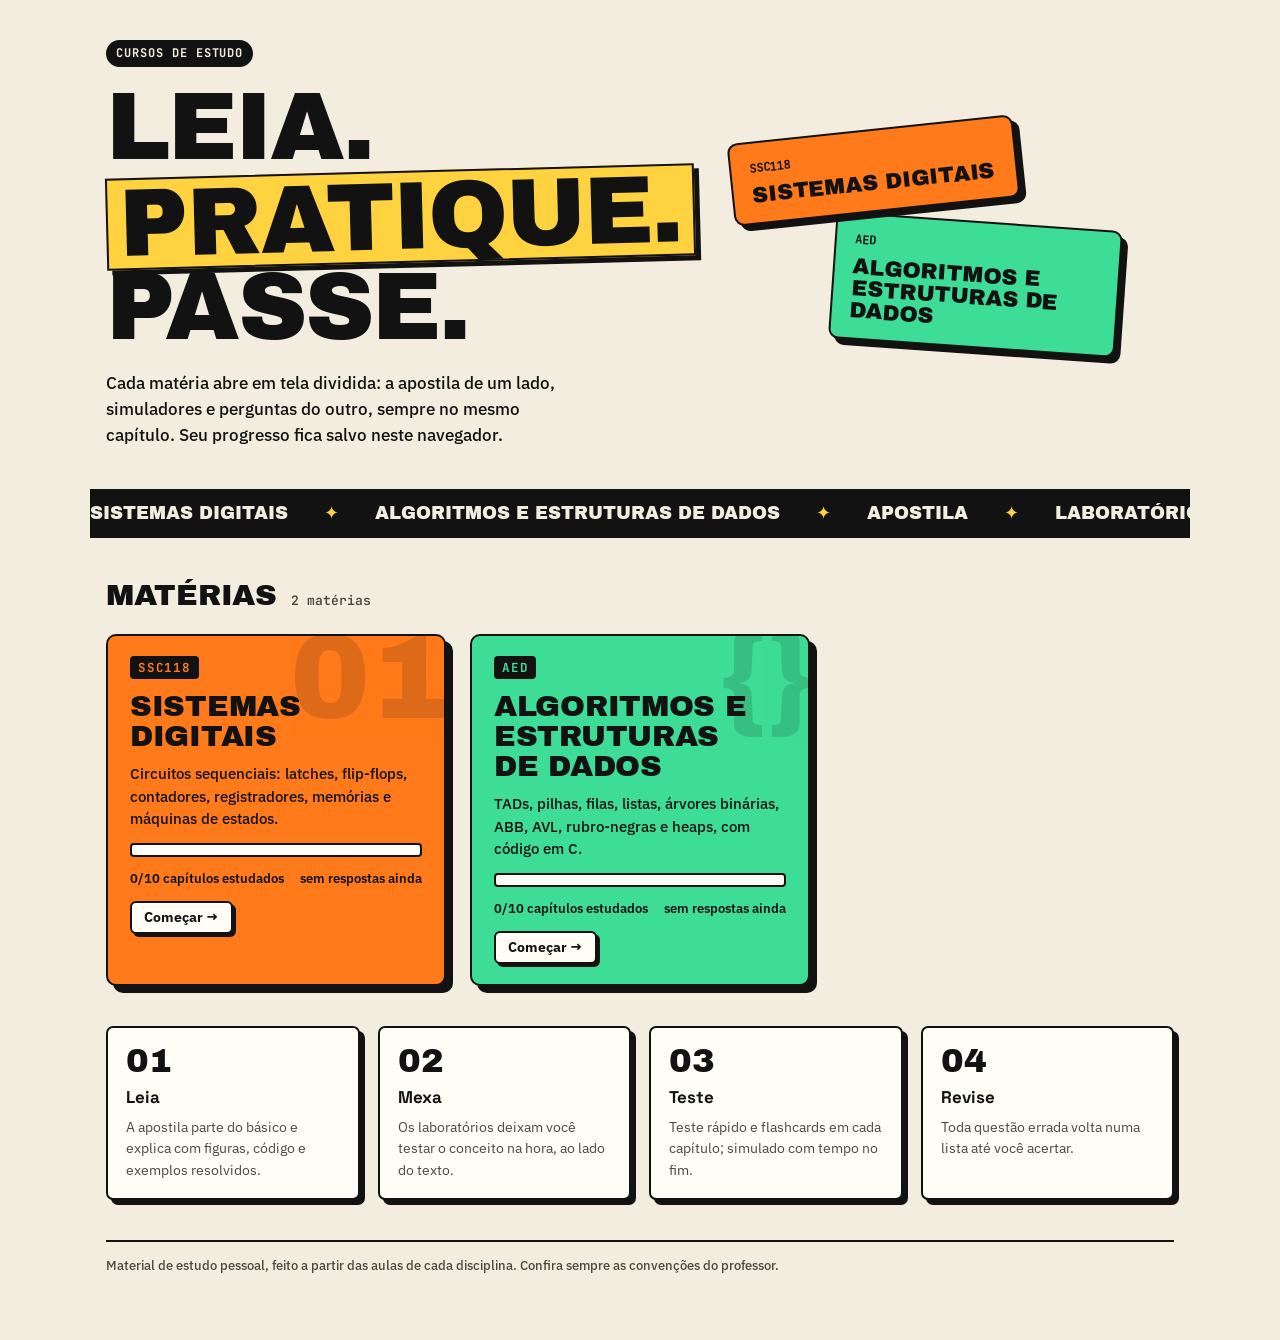
<file: index.html>
<!DOCTYPE html>
<html lang="pt-BR">
<head>
<meta charset="utf-8">
<meta name="viewport" content="width=device-width, initial-scale=1, viewport-fit=cover">
<title>Estudos</title>
<meta name="description" content="Apostilas e laboratórios interativos para estudar para as provas.">
<link rel="icon" href="assets/icone.svg" type="image/svg+xml">
<link rel="preconnect" href="https://fonts.googleapis.com">
<link rel="preconnect" href="https://fonts.gstatic.com" crossorigin>
<link rel="stylesheet" href="https://fonts.googleapis.com/css2?family=Archivo+Black&family=IBM+Plex+Sans:wght@400;500;600;700&family=JetBrains+Mono:wght@400;500;600;700&family=Space+Grotesk:wght@500;600;700&display=swap">
<link rel="stylesheet" href="assets/engine.css">
<style>
:root{--mat:#ffd23f}
.stack{position:relative;height:330px}
.stack .card-s{position:absolute;width:62%;padding:16px 18px;border:var(--bw) solid var(--line);border-radius:10px;box-shadow:6px 6px 0 var(--line);color:#121212;display:flex;flex-direction:column;gap:6px;transition:transform .25s}
.stack .card-s b{font-family:var(--f-display);font-weight:400;font-size:22px;line-height:1;text-transform:uppercase}
.stack .card-s span{font-family:var(--f-mono);font-size:12px;font-weight:700}
.stack:hover .card-s:nth-child(1){transform:rotate(-9deg) translate(-12px,-6px)}
.stack:hover .card-s:nth-child(2){transform:rotate(5deg) translate(14px,4px)}
.ticker{overflow:hidden;border-block:var(--bw) solid var(--line);background:var(--ink);color:var(--bg);margin-inline:calc(-1 * max(16px,env(safe-area-inset-left,0px)))}
.ticker div{display:flex;gap:36px;padding:9px 0;white-space:nowrap;font-family:var(--f-display);font-size:18px;text-transform:uppercase;animation:tick 32s linear infinite;width:max-content}
.ticker i{font-style:normal;color:var(--mat)}
@keyframes tick{to{transform:translateX(-50%)}}
@media (prefers-reduced-motion: reduce){.ticker div{animation:none}}
</style>
</head>
<body>
<div class="cat">
  <section class="hero">
    <div>
      <span class="sticker">Cursos de estudo</span>
      <h1 style="margin-top:16px">Leia.<br><span class="hl">Pratique.</span><br>Passe.</h1>
      <p class="lede">Cada matéria abre em tela dividida: a apostila de um lado, simuladores e perguntas do outro, sempre no mesmo capítulo. Seu progresso fica salvo neste navegador.</p>
    </div>
    <div class="stack" id="stack" aria-hidden="true"></div>
  </section>

  <div class="ticker" aria-hidden="true"><div id="ticker"></div></div>

  <section style="display:flex;flex-direction:column;gap:20px">
    <div class="sec-title"><h2>Matérias</h2><span class="score" id="n-mat"></span></div>
    <div class="cat-grid" id="cat-grid"></div>
  </section>

  <section class="how" aria-label="Como funciona">
    <div class="box"><span class="k">01</span><b>Leia</b><p>A apostila parte do básico e explica com figuras, código e exemplos resolvidos.</p></div>
    <div class="box"><span class="k">02</span><b>Mexa</b><p>Os laboratórios deixam você testar o conceito na hora, ao lado do texto.</p></div>
    <div class="box"><span class="k">03</span><b>Teste</b><p>Teste rápido e flashcards em cada capítulo; simulado com tempo no fim.</p></div>
    <div class="box"><span class="k">04</span><b>Revise</b><p>Toda questão errada volta numa lista até você acertar.</p></div>
  </section>

  <p class="foot">Material de estudo pessoal, feito a partir das aulas de cada disciplina. Confira sempre as convenções do professor.</p>
</div>
<script src="assets/engine.js"></script>
<script src="materias/catalogo.js"></script>
<script>
Estudos.catalogo(CATALOGO);
document.getElementById("n-mat").textContent = CATALOGO.length + (CATALOGO.length === 1 ? " matéria" : " matérias");
const rot = [-6, 4, -2, 7];
document.getElementById("stack").innerHTML = CATALOGO.slice(0, 4).map((m, i) =>
  `<div class="card-s" style="background:${m.cor};left:${4 + i * 22}%;top:${10 + i * 92}px;transform:rotate(${rot[i]}deg);z-index:${10 - i}"><span>${m.codigo}</span><b>${m.titulo}</b></div>`).join("");
const words = CATALOGO.flatMap(m => [m.titulo, "<i>✦</i>"]).concat(["Apostila", "<i>✦</i>", "Laboratórios", "<i>✦</i>", "Simulado", "<i>✦</i>", "Flashcards", "<i>✦</i>"]);
document.getElementById("ticker").innerHTML = [...words, ...words].map(w => `<span>${w}</span>`).join("");
</script>
</body>
</html>
</file>
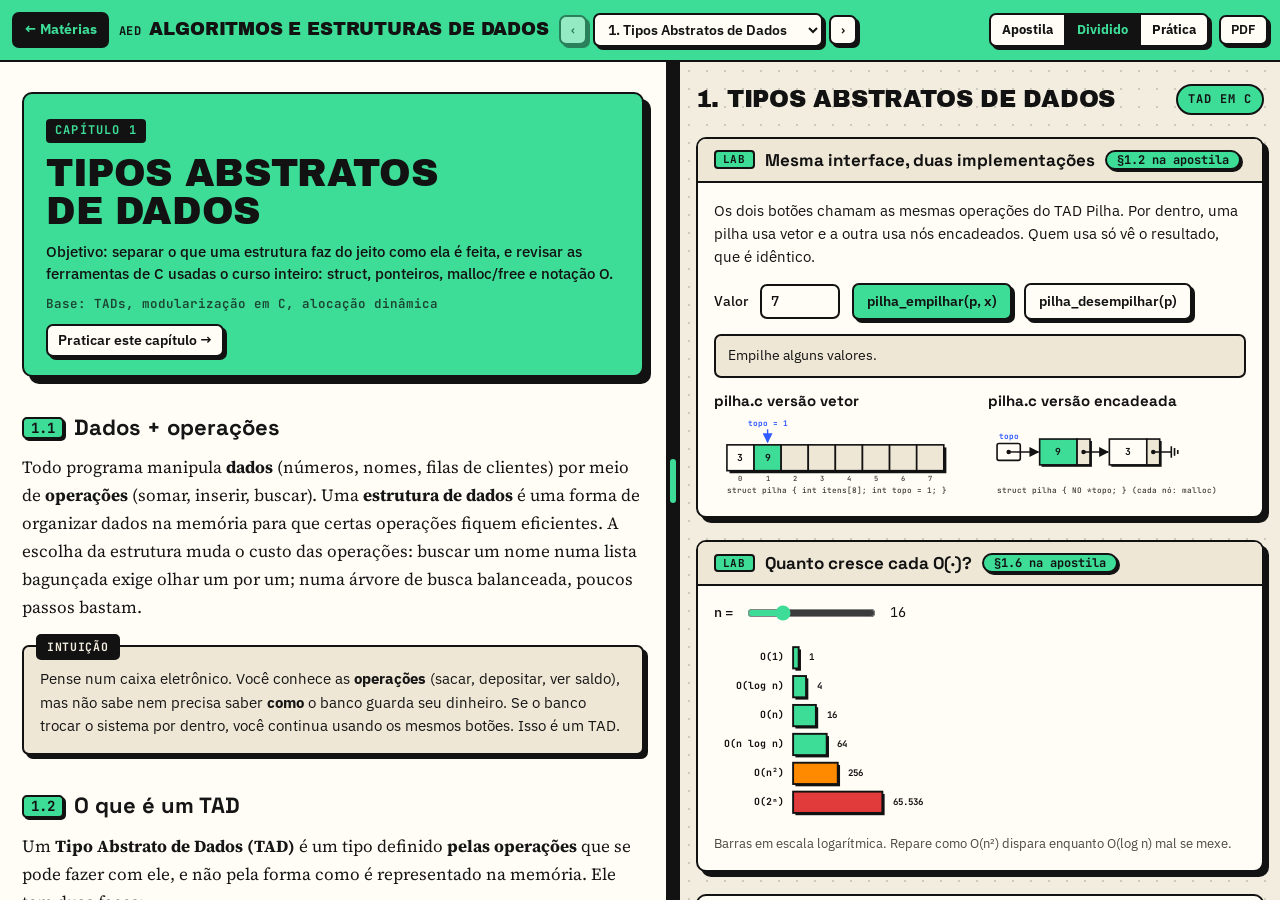
<file: materias/aed/index.html>
<!DOCTYPE html>
<html lang="pt-BR">
<head>
<meta charset="utf-8">
<meta name="viewport" content="width=device-width, initial-scale=1, viewport-fit=cover">
<title>AED · Algoritmos e Estruturas de Dados</title>
<meta name="description" content="Apostila e laboratórios interativos de algoritmos e estruturas de dados, com código em C.">
<link rel="icon" href="../../assets/icone.svg" type="image/svg+xml">
<link rel="preconnect" href="https://fonts.googleapis.com">
<link rel="preconnect" href="https://fonts.gstatic.com" crossorigin>
<link rel="stylesheet" href="https://fonts.googleapis.com/css2?family=Archivo+Black&family=IBM+Plex+Sans:wght@400;500;600;700&family=JetBrains+Mono:wght@400;500;600;700&family=Source+Serif+4:opsz,wght@8..60,400;8..60,600;8..60,700&family=Space+Grotesk:wght@500;600;700&display=swap">
<link rel="stylesheet" href="../../assets/engine.css">
<style>:root{--mat:#3ddc97}</style>
</head>
<body>
<header class="top" id="top"></header>
<main class="split" id="split">
  <div class="pane pane-ap" id="ap"><article class="apostila">
<section class="ap-cap" data-cap="tads" hidden>

<div class="chap-head"><div class="num">Capítulo 1</div><h1>Tipos Abstratos de Dados</h1>
<div class="goal">Objetivo: separar o que uma estrutura faz do jeito como ela é feita, e revisar as ferramentas de C usadas o curso inteiro: struct, ponteiros, malloc/free e notação O.</div><div class="src">Base: TADs, modularização em C, alocação dinâmica</div></div>
<h2>1.1 Dados + operações</h2>
<p>Todo programa manipula <b>dados</b> (números, nomes, filas de clientes) por meio de <b>operações</b> (somar, inserir, buscar). Uma <b>estrutura de dados</b> é uma forma de organizar dados na memória para que certas operações fiquem eficientes. A escolha da estrutura muda o custo das operações: buscar um nome numa lista bagunçada exige olhar um por um; numa árvore de busca balanceada, poucos passos bastam.</p>
<div class="callout intuit"><div class="ct">Intuição</div><p>Pense num caixa eletrônico. Você conhece as <b>operações</b> (sacar, depositar, ver saldo), mas não sabe nem precisa saber <b>como</b> o banco guarda seu dinheiro. Se o banco trocar o sistema por dentro, você continua usando os mesmos botões. Isso é um TAD.</p></div>
<h2>1.2 O que é um TAD</h2>
<p>Um <b>Tipo Abstrato de Dados (TAD)</b> é um tipo definido <b>pelas operações</b> que se pode fazer com ele, e não pela forma como é representado na memória. Ele tem duas faces:</p>
<ul>
<li><b>Especificação (interface)</b>: o nome das operações, o que cada uma recebe, devolve e garante. É o “contrato”.</li>
<li><b>Implementação</b>: a representação concreta (vetor, nós encadeados…) e o código de cada operação. Fica escondida de quem usa.</li>
</ul>
<p>Exemplos de TADs deste curso: <b>Pilha</b>, <b>Fila</b>, <b>Deque</b>, <b>Lista</b>, <b>Árvore de busca</b> e <b>Fila de prioridade</b>. Cada um pode ter várias implementações; o usuário escolhe pela eficiência, sem mudar o próprio código.</p>
  <figure><div class="fig"><img src="figs/tad_camadas.svg" alt="As três camadas: o programa do usuário só conversa com a interface (.h). A implementação (.c) pode ser trocada." loading="lazy"></div><figcaption><b>Figura 1.1.</b> As três camadas: o programa do usuário só conversa com a interface (.h). A implementação (.c) pode ser trocada.</figcaption></figure>

  <h2>1.3 TAD em C: arquivo .h, arquivo .c e struct opaca</h2>
<p>Em C, a separação é feita com dois arquivos. O <b>.h</b> declara o tipo e as operações; o <b>.c</b> define a struct e o código. O truque que esconde a representação é a <b>struct opaca</b>: o .h só diz que o tipo existe, e o usuário manipula apenas <b>ponteiros</b> para ele.</p>
<pre><code class="c"><span class="cm">/* ponto.h — interface */</span>
<span class="pp">#ifndef PONTO_H</span>
<span class="pp">#define PONTO_H</span>
<span class="kw">typedef</span> <span class="kw">struct</span> ponto <span class="ty">PONTO</span>;          <span class="cm">/* struct opaca: campos escondidos */</span>

<span class="ty">PONTO</span> *ponto_criar(<span class="ty">float</span> x, <span class="ty">float</span> y);
<span class="ty">void</span>   ponto_apagar(<span class="ty">PONTO</span> **p);
<span class="ty">float</span>  ponto_distancia(<span class="kw">const</span> <span class="ty">PONTO</span> *a, <span class="kw">const</span> <span class="ty">PONTO</span> *b);
<span class="pp">#endif</span></code></pre>
<pre><code class="c"><span class="cm">/* ponto.c — implementação */</span>
<span class="pp">#include &lt;stdlib.h&gt;</span>
<span class="pp">#include &lt;math.h&gt;</span>
<span class="pp">#include "ponto.h"</span>

<span class="kw">struct</span> ponto { <span class="ty">float</span> x, y; };        <span class="cm">/* só este arquivo conhece os campos */</span>

<span class="ty">PONTO</span> *ponto_criar(<span class="ty">float</span> x, <span class="ty">float</span> y) {
    <span class="ty">PONTO</span> *p = malloc(<span class="kw">sizeof</span>(<span class="ty">PONTO</span>));
    <span class="kw">if</span> (p != <span class="nu">NULL</span>) { p-&gt;x = x; p-&gt;y = y; }
    <span class="kw">return</span> p;
}
<span class="ty">void</span> ponto_apagar(<span class="ty">PONTO</span> **p) {
    <span class="kw">if</span> (p != <span class="nu">NULL</span> &amp;&amp; *p != <span class="nu">NULL</span>) { free(*p); *p = <span class="nu">NULL</span>; }
}
<span class="ty">float</span> ponto_distancia(<span class="kw">const</span> <span class="ty">PONTO</span> *a, <span class="kw">const</span> <span class="ty">PONTO</span> *b) {
    <span class="kw">return</span> sqrtf((a-&gt;x - b-&gt;x) * (a-&gt;x - b-&gt;x) + (a-&gt;y - b-&gt;y) * (a-&gt;y - b-&gt;y));
}</code></pre>
<p>No <code>main.c</code>, escrever <code>p-&gt;x</code> dá erro de compilação: o usuário não enxerga os campos. Ele só pode usar as funções. Isso é <b>encapsulamento</b>.</p>
<div class="callout key"><div class="ct">Ideia-chave</div><p>Por que <code>ponto_apagar</code> recebe <code>PONTO **</code>? Para conseguir colocar <code>NULL</code> no ponteiro do usuário depois do <code>free</code>. Assim ele não fica com um ponteiro “pendurado” (dangling pointer) apontando para memória liberada.</p></div>
<h2>1.4 Vantagens</h2>
<ul>
<li><b>Reuso</b>: a mesma pilha serve para vários programas.</li>
<li><b>Troca de implementação</b>: dá para trocar a pilha em vetor por uma encadeada sem mexer no programa do usuário.</li>
<li><b>Correção</b>: só as funções do TAD mexem nos dados, então é mais difícil corromper a estrutura (por exemplo, um <code>topo</code> errado).</li>
<li><b>Divisão de trabalho</b>: quem usa só precisa conhecer o contrato.</li>
</ul>
<h2>1.5 Revisão: ponteiros e alocação dinâmica</h2>
<p>As estruturas <b>sequenciais (estáticas)</b> usam vetores de tamanho fixo, definidos na compilação. As <b>encadeadas (dinâmicas)</b> pedem memória ao sistema durante a execução, um nó de cada vez, com <code>malloc</code>, e devolvem com <code>free</code>.</p>
<pre><code class="c"><span class="kw">typedef</span> <span class="kw">struct</span> no {
    <span class="ty">int</span> info;
    <span class="kw">struct</span> no *prox;      <span class="cm">/* ponteiro para o próximo nó */</span>
} <span class="ty">NO</span>;

<span class="ty">NO</span> *n = malloc(<span class="kw">sizeof</span>(<span class="ty">NO</span>));   <span class="cm">/* pede memória para 1 nó */</span>
<span class="kw">if</span> (n == <span class="nu">NULL</span>) { <span class="cm">/* sem memória: trate o erro */</span> }
n-&gt;info = <span class="nu">42</span>;               <span class="cm">/* p-&gt;campo é o mesmo que (*p).campo */</span>
n-&gt;prox = <span class="nu">NULL</span>;
free(n);                    <span class="cm">/* devolve; n agora aponta para lixo */</span>
n = <span class="nu">NULL</span>;</code></pre>
<div class="callout warn"><div class="ct">Cuidado na prova</div><ul>
<li>Todo <code>malloc</code> pode devolver <code>NULL</code>: confira antes de usar.</li>
<li>Todo <code>malloc</code> precisa de um <code>free</code> correspondente. Senão, há <b>vazamento de memória</b>.</li>
<li>Nunca use um ponteiro depois do <code>free</code>, e nunca dê <code>free</code> duas vezes no mesmo endereço.</li>
<li>Ao remover um nó encadeado, <b>guarde o próximo antes</b> de liberar o atual.</li>
</ul></div>
<h2>1.6 Revisão: custo das operações (notação O)</h2>
<p>Para comparar estruturas, conta-se quantos passos uma operação faz em função do número de elementos <b>n</b>, ignorando constantes. A notação <b>O(·)</b> dá o limite superior do crescimento.</p>
<table><tr><th>Notação</th><th class="l">Nome</th><th class="l">Exemplo neste curso</th><th>n = 1 000 000</th></tr>
<tr><td>O(1)</td><td class="l">constante</td><td class="l">empilhar, desempilhar, acessar v[i]</td><td>1</td></tr>
<tr><td>O(log n)</td><td class="l">logarítmica</td><td class="l">busca em AVL, inserir em heap</td><td>~20</td></tr>
<tr><td>O(n)</td><td class="l">linear</td><td class="l">busca em lista, inserir ordenado em vetor</td><td>1 000 000</td></tr>
<tr><td>O(n log n)</td><td class="l">n log n</td><td class="l">heapsort</td><td>~20 000 000</td></tr>
<tr><td>O(n²)</td><td class="l">quadrática</td><td class="l">inserir n elementos ordenados em vetor</td><td>10¹²</td></tr></table>
<div class="callout try"><div class="ct">Exercício 1.1</div><p>(a) Qual a diferença entre a especificação e a implementação de um TAD? (b) Por que o .h usa <code>typedef struct ponto PONTO;</code> sem listar os campos? (c) O que acontece se você der <code>free(n)</code> e depois ler <code>n-&gt;prox</code>?</p></div>

</section>
<section class="ap-cap" data-cap="pilhas" hidden>

<div class="chap-head"><div class="num">Capítulo 2</div><h1>Pilhas</h1>
<div class="goal">Objetivo: entender a disciplina LIFO, implementar pilhas em vetor e com nós encadeados, e usar pilhas para validar parênteses e avaliar expressões.</div><div class="src">Base: TAD Pilha, implementações sequencial e encadeada, aplicações</div></div>
<h2>2.1 A ideia: último a entrar, primeiro a sair</h2>
<p>Uma <b>pilha</b> (<i>stack</i>) só permite mexer em uma ponta, o <b>topo</b>. O último elemento empilhado é o primeiro a sair: disciplina <b>LIFO</b> (<i>Last In, First Out</i>). Exemplos: pilha de pratos, o botão “desfazer” de um editor, o “voltar” do navegador e a <b>pilha de chamadas</b> de funções do próprio C (cada chamada empilha suas variáveis locais; o <code>return</code> desempilha).</p>
  <figure><div class="fig"><img src="figs/pilha_ops.svg" alt="Uma sequência de operações. Só o topo é acessível." loading="lazy"></div><figcaption><b>Figura 2.1.</b> Uma sequência de operações. Só o topo é acessível.</figcaption></figure>

  <h2>2.2 O TAD Pilha</h2>
<table class="wide"><tr><th class="l">Operação</th><th class="l">O que faz</th><th>Custo</th></tr>
<tr><td class="l"><code>pilha_criar()</code></td><td class="l">cria pilha vazia</td><td>O(1)</td></tr>
<tr><td class="l"><code>pilha_empilhar(p, x)</code> (push)</td><td class="l">coloca x no topo; falha se cheia</td><td>O(1)</td></tr>
<tr><td class="l"><code>pilha_desempilhar(p)</code> (pop)</td><td class="l">remove e devolve o topo; falha se vazia</td><td>O(1)</td></tr>
<tr><td class="l"><code>pilha_topo(p)</code> (peek/top)</td><td class="l">devolve o topo sem remover</td><td>O(1)</td></tr>
<tr><td class="l"><code>pilha_vazia(p)</code>, <code>pilha_cheia(p)</code>, <code>pilha_tamanho(p)</code></td><td class="l">consultas</td><td>O(1)</td></tr>
<tr><td class="l"><code>pilha_apagar(&amp;p)</code></td><td class="l">libera tudo</td><td>O(1) ou O(n)</td></tr></table>
<div class="callout warn"><div class="ct">Cuidado na prova</div><p>Desempilhar de pilha vazia é <b>underflow</b>; empilhar em pilha cheia é <b>overflow</b>. Toda implementação precisa testar esses casos antes de agir.</p></div>
<h2>2.3 Implementação sequencial (vetor)</h2>
  <figure><div class="fig"><img src="figs/pilha_seq.svg" alt="Pilha em vetor: os elementos ficam de itens[0] até itens[topo]." loading="lazy"></div><figcaption><b>Figura 2.2.</b> Pilha em vetor: os elementos ficam de itens[0] até itens[topo].</figcaption></figure>
  <pre><code class="c"><span class="pp">#define MAX 100</span>
<span class="kw">struct</span> pilha {
    <span class="ty">int</span> itens[MAX];
    <span class="ty">int</span> topo;                      <span class="cm">/* índice do último elemento; -1 = vazia */</span>
};

<span class="ty">PILHA</span> *pilha_criar(<span class="ty">void</span>) {
    <span class="ty">PILHA</span> *p = malloc(<span class="kw">sizeof</span>(<span class="ty">PILHA</span>));
    <span class="kw">if</span> (p != <span class="nu">NULL</span>) p-&gt;topo = -<span class="nu">1</span>;
    <span class="kw">return</span> p;
}
<span class="ty">bool</span> pilha_vazia(<span class="kw">const</span> <span class="ty">PILHA</span> *p) { <span class="kw">return</span> p-&gt;topo == -<span class="nu">1</span>; }
<span class="ty">bool</span> pilha_cheia(<span class="kw">const</span> <span class="ty">PILHA</span> *p) { <span class="kw">return</span> p-&gt;topo == MAX - <span class="nu">1</span>; }

<span class="ty">bool</span> pilha_empilhar(<span class="ty">PILHA</span> *p, <span class="ty">int</span> x) {
    <span class="kw">if</span> (pilha_cheia(p)) <span class="kw">return</span> <span class="nu">false</span>;      <span class="cm">/* overflow */</span>
    p-&gt;itens[++p-&gt;topo] = x;               <span class="cm">/* sobe o topo e grava */</span>
    <span class="kw">return</span> <span class="nu">true</span>;
}
<span class="ty">bool</span> pilha_desempilhar(<span class="ty">PILHA</span> *p, <span class="ty">int</span> *x) {
    <span class="kw">if</span> (pilha_vazia(p)) <span class="kw">return</span> <span class="nu">false</span>;      <span class="cm">/* underflow */</span>
    *x = p-&gt;itens[p-&gt;topo--];              <span class="cm">/* lê e desce o topo */</span>
    <span class="kw">return</span> <span class="nu">true</span>;
}</code></pre>
<p>Repare que desempilhar <b>não apaga</b> o valor do vetor: só move o topo. O valor antigo vira lixo e será sobrescrito no próximo push.</p>
<h2>2.4 Implementação encadeada</h2>
<p>Cada elemento é um nó alocado na hora. O topo é o <b>primeiro nó</b>: empilhar insere no início, desempilhar remove do início. Nenhuma das duas precisa percorrer a lista, então ambas são O(1). Não existe “cheia” (só se a memória acabar).</p>
  <figure><div class="fig"><img src="figs/pilha_enc.svg" alt="Pilha encadeada: o ponteiro topo aponta para o último elemento empilhado." loading="lazy"></div><figcaption><b>Figura 2.3.</b> Pilha encadeada: o ponteiro topo aponta para o último elemento empilhado.</figcaption></figure>
  <pre><code class="c"><span class="kw">typedef</span> <span class="kw">struct</span> no { <span class="ty">int</span> info; <span class="kw">struct</span> no *prox; } <span class="ty">NO</span>;
<span class="kw">struct</span> pilha { <span class="ty">NO</span> *topo; <span class="ty">int</span> tamanho; };

<span class="ty">bool</span> pilha_empilhar(<span class="ty">PILHA</span> *p, <span class="ty">int</span> x) {
    <span class="ty">NO</span> *n = malloc(<span class="kw">sizeof</span>(<span class="ty">NO</span>));
    <span class="kw">if</span> (n == <span class="nu">NULL</span>) <span class="kw">return</span> <span class="nu">false</span>;
    n-&gt;info = x;
    n-&gt;prox = p-&gt;topo;         <span class="cm">/* novo nó aponta para o antigo topo */</span>
    p-&gt;topo = n;               <span class="cm">/* e vira o topo */</span>
    p-&gt;tamanho++;
    <span class="kw">return</span> <span class="nu">true</span>;
}
<span class="ty">bool</span> pilha_desempilhar(<span class="ty">PILHA</span> *p, <span class="ty">int</span> *x) {
    <span class="kw">if</span> (p-&gt;topo == <span class="nu">NULL</span>) <span class="kw">return</span> <span class="nu">false</span>;
    <span class="ty">NO</span> *velho = p-&gt;topo;
    *x = velho-&gt;info;
    p-&gt;topo = velho-&gt;prox;     <span class="cm">/* guarda o próximo ANTES do free */</span>
    free(velho);
    p-&gt;tamanho--;
    <span class="kw">return</span> <span class="nu">true</span>;
}</code></pre>
<table class="wide"><tr><th class="l"></th><th class="l">Sequencial</th><th class="l">Encadeada</th></tr>
<tr><td class="l">Tamanho máximo</td><td class="l">fixo (MAX)</td><td class="l">limitado pela memória</td></tr>
<tr><td class="l">Memória por elemento</td><td class="l">só o dado</td><td class="l">dado + ponteiro</td></tr>
<tr><td class="l">Desperdício</td><td class="l">posições não usadas do vetor</td><td class="l">nenhum (mas cada malloc tem custo)</td></tr>
<tr><td class="l">push / pop</td><td class="l">O(1)</td><td class="l">O(1)</td></tr></table>
<h2>2.5 Aplicação: parênteses balanceados</h2>
<p>Uma expressão como <code>{[()()]}</code> está balanceada se cada símbolo de abertura tem um fechamento <b>do mesmo tipo</b>, na ordem certa. Algoritmo:</p>
<ol class="steps">
<li>Percorra os caracteres da esquerda para a direita.</li>
<li>Abertura <code>( [ {</code>: empilhe.</li>
<li>Fechamento: se a pilha estiver vazia, ou se o topo não for a abertura correspondente, <b>não está balanceada</b>. Senão, desempilhe.</li>
<li>No fim, a expressão está balanceada se, e somente se, a pilha estiver <b>vazia</b>.</li>
</ol>
<div class="callout ex"><div class="ct">Exemplo resolvido: <code>( [ ) ]</code></div>
<table class="tt"><tr><th>Lido</th><th class="l">Ação</th><th class="l">Pilha (topo à direita)</th></tr>
<tr><td>(</td><td class="l">empilha</td><td class="l">(</td></tr><tr><td>[</td><td class="l">empilha</td><td class="l">( [</td></tr>
<tr class="bad"><td>)</td><td class="l">topo é [, não combina com )</td><td class="l">erro: não balanceada</td></tr></table>
<p>Contar quantos “(” e “)” existem não basta: aqui as quantidades batem, mas a ordem está errada. A pilha verifica a ordem.</p></div>
<h2>2.6 Aplicação: notação pós-fixa (polonesa reversa)</h2>
<p>Na notação <b>infixa</b>, o operador fica entre os operandos (<code>5 + 3 * 2</code>) e precisamos de precedência e parênteses. Na <b>pós-fixa</b>, o operador vem depois dos operandos (<code>5 3 2 * +</code>) e a expressão nunca precisa de parênteses. Avaliar pós-fixa com pilha é direto:</p>
<ul><li><b>Número</b>: empilhe.</li><li><b>Operador</b>: desempilhe <b>b</b> (topo) e depois <b>a</b>; empilhe <b>a op b</b>.</li><li>No fim, o resultado é o único elemento da pilha.</li></ul>
<div class="callout ex"><div class="ct">Exemplo resolvido: <code>5 3 2 * +</code></div>
<table class="tt"><tr><th>Lido</th><th class="l">Ação</th><th class="l">Pilha</th></tr>
<tr><td>5</td><td class="l">empilha</td><td class="l">5</td></tr><tr><td>3</td><td class="l">empilha</td><td class="l">5 3</td></tr><tr><td>2</td><td class="l">empilha</td><td class="l">5 3 2</td></tr>
<tr><td>*</td><td class="l">b=2, a=3 → 6</td><td class="l">5 6</td></tr><tr><td>+</td><td class="l">b=6, a=5 → 11</td><td class="l">11</td></tr></table></div>
<div class="callout warn"><div class="ct">Cuidado na prova</div><p>A ordem importa em <code>−</code> e <code>/</code>: o <b>primeiro</b> desempilhado é o operando da <b>direita</b>. <code>8 2 /</code> é 8 / 2 = 4, não 2 / 8.</p></div>
<h3>Conversão infixa → pós-fixa</h3>
<p>Operandos vão direto para a saída. Operadores esperam numa pilha: antes de empilhar um operador, desempilhe para a saída os que estão no topo com precedência <b>maior ou igual</b> (para operadores associativos à esquerda). “(” é empilhado; “)” desempilha até o “(”. No fim, esvazie a pilha na saída.</p>
<div class="callout ex"><div class="ct">Exemplo resolvido: <code>A + B * C</code> e <code>(A + B) * C</code></div>
<p><code>A + B * C</code> → <b>A B C * +</b> (o * tem precedência e sai antes). <code>(A + B) * C</code> → <b>A B + C *</b> (os parênteses forçam o + a sair antes).</p></div>
<div class="callout try"><div class="ct">Exercício 2.1</div><p>(a) Pilha vazia: push(1), push(2), pop, push(3), push(4), pop, pop, push(5). Qual o conteúdo final (base → topo)? (b) <code>{[()]}()</code> e <code>([)]</code> estão balanceadas? (c) Avalie <code>6 2 / 3 4 * +</code>. (d) Converta <code>A * (B + C) - D</code> para pós-fixa.</p></div>

</section>
<section class="ap-cap" data-cap="filas" hidden>

<div class="chap-head"><div class="num">Capítulo 3</div><h1>Filas e Deques</h1>
<div class="goal">Objetivo: entender a disciplina FIFO, resolver o problema da fila em vetor com a fila circular, implementar a fila encadeada e generalizar para o deque.</div><div class="src">Base: TAD Fila, fila circular, fila encadeada, deque</div></div>
<h2>3.1 Primeiro a entrar, primeiro a sair</h2>
<p>Numa <b>fila</b> (<i>queue</i>), os elementos entram por uma ponta (o <b>fim</b>) e saem pela outra (o <b>início</b>): disciplina <b>FIFO</b> (<i>First In, First Out</i>). Exemplos: fila de banco, fila de impressão, buffer de teclado, processos esperando a CPU, busca em largura em árvores e grafos.</p>
<table class="wide"><tr><th class="l">Operação</th><th class="l">O que faz</th></tr>
<tr><td class="l"><code>fila_inserir(f, x)</code> (enqueue)</td><td class="l">coloca x no fim</td></tr>
<tr><td class="l"><code>fila_remover(f)</code> (dequeue)</td><td class="l">tira e devolve o elemento do início</td></tr>
<tr><td class="l"><code>fila_frente(f)</code></td><td class="l">consulta o início sem remover</td></tr>
<tr><td class="l"><code>fila_vazia</code>, <code>fila_cheia</code>, <code>fila_tamanho</code></td><td class="l">consultas</td></tr></table>
<h2>3.2 O problema da fila em vetor</h2>
<p>Primeira ideia: guardar no vetor e remover do índice 0, deslocando todos os outros. Funciona, mas cada remoção custa <b>O(n)</b>. Segunda ideia: manter índices <code>inicio</code> e <code>fim</code> que só andam para a direita. As operações viram O(1), mas a fila “anda” pelo vetor e logo parece cheia, mesmo com espaço livre à esquerda.</p>
  <figure><div class="fig"><img src="figs/fila_problema.svg" alt="Com índices que só avançam, o espaço liberado no começo nunca é reaproveitado." loading="lazy"></div><figcaption><b>Figura 3.1.</b> Com índices que só avançam, o espaço liberado no começo nunca é reaproveitado.</figcaption></figure>

  <h2>3.3 Fila circular</h2>
<p>A solução é tratar o vetor como um <b>anel</b>: depois da última posição vem a primeira. Os índices avançam com o resto da divisão:</p>
<div class="formula">i = (i + 1) % MAX</div>
  <figure><div class="fig"><img src="figs/fila_circular.svg" alt="Fila circular com MAX = 8. O contador qtd distingue vazia de cheia." loading="lazy"></div><figcaption><b>Figura 3.2.</b> Fila circular com MAX = 8. O contador qtd distingue vazia de cheia.</figcaption></figure>
  <pre><code class="c"><span class="pp">#define MAX 8</span>
<span class="kw">struct</span> fila {
    <span class="ty">int</span> itens[MAX];
    <span class="ty">int</span> inicio;      <span class="cm">/* índice do primeiro (próximo a sair) */</span>
    <span class="ty">int</span> fim;         <span class="cm">/* índice da próxima posição livre */</span>
    <span class="ty">int</span> qtd;
};

<span class="ty">FILA</span> *fila_criar(<span class="ty">void</span>) {
    <span class="ty">FILA</span> *f = malloc(<span class="kw">sizeof</span>(<span class="ty">FILA</span>));
    <span class="kw">if</span> (f != <span class="nu">NULL</span>) { f-&gt;inicio = <span class="nu">0</span>; f-&gt;fim = <span class="nu">0</span>; f-&gt;qtd = <span class="nu">0</span>; }
    <span class="kw">return</span> f;
}
<span class="ty">bool</span> fila_inserir(<span class="ty">FILA</span> *f, <span class="ty">int</span> x) {
    <span class="kw">if</span> (f-&gt;qtd == MAX) <span class="kw">return</span> <span class="nu">false</span>;
    f-&gt;itens[f-&gt;fim] = x;
    f-&gt;fim = (f-&gt;fim + <span class="nu">1</span>) % MAX;     <span class="cm">/* dá a volta */</span>
    f-&gt;qtd++;
    <span class="kw">return</span> <span class="nu">true</span>;
}
<span class="ty">bool</span> fila_remover(<span class="ty">FILA</span> *f, <span class="ty">int</span> *x) {
    <span class="kw">if</span> (f-&gt;qtd == <span class="nu">0</span>) <span class="kw">return</span> <span class="nu">false</span>;
    *x = f-&gt;itens[f-&gt;inicio];
    f-&gt;inicio = (f-&gt;inicio + <span class="nu">1</span>) % MAX;
    f-&gt;qtd--;
    <span class="kw">return</span> <span class="nu">true</span>;
}</code></pre>
<div class="callout key"><div class="ct">Ideia-chave: vazia ou cheia?</div><p>Se usarmos só <code>inicio</code> e <code>fim</code>, a situação <code>inicio == fim</code> acontece tanto com a fila vazia quanto com a fila cheia. Há três soluções clássicas: (1) guardar um contador <code>qtd</code> (usada acima); (2) deixar sempre uma posição vazia, de modo que cheia ⇔ <code>(fim + 1) % MAX == inicio</code>; (3) guardar um booleano. Leia com atenção qual convenção o enunciado usa: “fim” pode ser o último ocupado ou a próxima posição livre.</p></div>
<div class="callout ex"><div class="ct">Exemplo resolvido: MAX = 5, inicio = fim = qtd = 0</div>
<table class="tt"><tr><th>Operação</th><th>vetor [0..4]</th><th>inicio</th><th>fim</th><th>qtd</th></tr>
<tr><td>ins 10, 20, 30</td><td>10 20 30 _ _</td><td>0</td><td>3</td><td>3</td></tr>
<tr><td>rem → 10</td><td>_ 20 30 _ _</td><td>1</td><td>3</td><td>2</td></tr>
<tr><td>ins 40, 50</td><td>_ 20 30 40 50</td><td>1</td><td>0</td><td>4</td></tr>
<tr class="hl"><td>ins 60</td><td>60 20 30 40 50</td><td>1</td><td>1</td><td>5 (cheia)</td></tr>
<tr><td>rem → 20</td><td>60 _ 30 40 50</td><td>2</td><td>1</td><td>4</td></tr></table>
<p>O 60 foi para o índice 0, que tinha sido liberado: é a “volta” do anel.</p></div>
<h2>3.4 Fila encadeada</h2>
<p>Com nós, guardam-se <b>dois</b> ponteiros: <code>inicio</code> (para remover) e <code>fim</code> (para inserir). Sem o ponteiro de fim, inserir exigiria percorrer a lista toda: O(n).</p>
  <figure><div class="fig"><img src="figs/fila_enc.svg" alt="Fila encadeada: insere depois do nó apontado por fim; remove o nó apontado por início." loading="lazy"></div><figcaption><b>Figura 3.3.</b> Fila encadeada: insere depois do nó apontado por fim; remove o nó apontado por início.</figcaption></figure>
  <pre><code class="c"><span class="kw">struct</span> fila { <span class="ty">NO</span> *inicio, *fim; <span class="ty">int</span> qtd; };

<span class="ty">bool</span> fila_inserir(<span class="ty">FILA</span> *f, <span class="ty">int</span> x) {
    <span class="ty">NO</span> *n = malloc(<span class="kw">sizeof</span>(<span class="ty">NO</span>));
    <span class="kw">if</span> (n == <span class="nu">NULL</span>) <span class="kw">return</span> <span class="nu">false</span>;
    n-&gt;info = x; n-&gt;prox = <span class="nu">NULL</span>;
    <span class="kw">if</span> (f-&gt;fim == <span class="nu">NULL</span>) f-&gt;inicio = n;   <span class="cm">/* fila estava vazia */</span>
    <span class="kw">else</span> f-&gt;fim-&gt;prox = n;
    f-&gt;fim = n;
    f-&gt;qtd++;
    <span class="kw">return</span> <span class="nu">true</span>;
}
<span class="ty">bool</span> fila_remover(<span class="ty">FILA</span> *f, <span class="ty">int</span> *x) {
    <span class="kw">if</span> (f-&gt;inicio == <span class="nu">NULL</span>) <span class="kw">return</span> <span class="nu">false</span>;
    <span class="ty">NO</span> *velho = f-&gt;inicio;
    *x = velho-&gt;info;
    f-&gt;inicio = velho-&gt;prox;
    <span class="kw">if</span> (f-&gt;inicio == <span class="nu">NULL</span>) f-&gt;fim = <span class="nu">NULL</span>;  <span class="cm">/* ficou vazia: arruma o fim! */</span>
    free(velho);
    f-&gt;qtd--;
    <span class="kw">return</span> <span class="nu">true</span>;
}</code></pre>
<div class="callout warn"><div class="ct">Cuidado na prova</div><p>O erro mais comum na fila encadeada: ao remover o <b>último</b> elemento, esquecer de fazer <code>fim = NULL</code>. O ponteiro <code>fim</code> fica apontando para um nó liberado, e a próxima inserção escreve em memória inválida.</p></div>
<h2>3.5 Deque (fila de duas pontas)</h2>
<p>O <b>deque</b> (<i>double-ended queue</i>, pronuncia-se “déque”) permite inserir e remover nas <b>duas</b> pontas. Ele generaliza os dois TADs anteriores: usando só uma ponta, vira pilha; inserindo numa ponta e removendo na outra, vira fila.</p>
  <figure><div class="fig"><img src="figs/deque.svg" alt="As quatro operações do deque: inserir/remover no início e no fim." loading="lazy" style="max-width:500px"></div><figcaption><b>Figura 3.4.</b> As quatro operações do deque: inserir/remover no início e no fim.</figcaption></figure>
  <ul>
<li><b>Em vetor circular</b>: inserir no fim e remover no início funcionam como na fila. Para inserir no início, recue: <code>inicio = (inicio - 1 + MAX) % MAX</code> (o <code>+ MAX</code> evita índice negativo). Para remover do fim, recue o <code>fim</code> da mesma forma.</li>
<li><b>Encadeado</b>: use lista <b>duplamente encadeada</b> (Cap. 4). Com encadeamento simples, remover do fim é O(n), porque não dá para voltar ao penúltimo nó.</li>
<li><b>Variações</b>: deque de <b>entrada restrita</b> (insere só numa ponta, remove nas duas) e de <b>saída restrita</b> (insere nas duas, remove só numa).</li>
</ul>
<div class="callout deep"><div class="ct">Aprofundando</div><p>Uma <b>fila de prioridade</b> não é uma fila FIFO: sai primeiro quem tem maior prioridade, não quem chegou antes. Ela tem implementação própria (o heap) e é o assunto do Cap. 9.</p></div>
<div class="callout try"><div class="ct">Exercício 3.1</div><p>Fila circular com MAX = 4 (convenção do exemplo: <code>fim</code> = próxima livre, com <code>qtd</code>), começando vazia em inicio = fim = 0. Faça: ins A, ins B, ins C, rem, ins D, ins E, rem, ins F. (a) Qual o conteúdo do vetor? (b) Quanto valem inicio, fim e qtd? (c) A última inserção teve sucesso?</p></div>

</section>
<section class="ap-cap" data-cap="listas" hidden>

<div class="chap-head"><div class="num">Capítulo 4</div><h1>Listas</h1>
<div class="goal">Objetivo: dominar o TAD Lista nas versões sequencial e encadeada, todas as variações de encadeamento (com cabeça, circular, dupla), e as listas generalizadas e cruzadas.</div><div class="src">Base: listas sequenciais, encadeadas, generalizadas e cruzadas</div></div>
<h2>4.1 O TAD Lista</h2>
<p>Pilhas e filas restringem <b>onde</b> se insere e remove. A <b>lista linear</b> não restringe: dá para inserir, remover e buscar em <b>qualquer posição</b>. Cada elemento tem um antecessor e um sucessor (exceto o primeiro e o último). Operações típicas:</p>
<ul>
<li><code>lista_inserir(L, x)</code>: no fim, no início, numa posição, ou <b>ordenado</b> (mantendo a lista em ordem);</li>
<li><code>lista_remover(L, chave)</code>, <code>lista_buscar(L, chave)</code>;</li>
<li><code>lista_tamanho</code>, <code>lista_vazia</code>, <code>lista_cheia</code>, <code>lista_imprimir</code>, <code>lista_apagar</code>.</li>
</ul>
<h2>4.2 Lista sequencial (estática)</h2>
<p>Os elementos ficam em posições <b>consecutivas</b> de um vetor, mais um contador. A posição física é a posição lógica: o i-ésimo elemento está em <code>itens[i]</code>, com acesso <b>O(1)</b>. O preço aparece na inserção e na remoção no meio: é preciso <b>deslocar</b> os elementos.</p>
  <figure><div class="fig"><img src="figs/lista_seq_ins.svg" alt="Inserção ordenada em lista sequencial: abrir espaço custa O(n)." loading="lazy"></div><figcaption><b>Figura 4.1.</b> Inserção ordenada em lista sequencial: abrir espaço custa O(n).</figcaption></figure>
  <pre><code class="c"><span class="pp">#define MAX 100</span>
<span class="kw">struct</span> lista { <span class="ty">int</span> itens[MAX]; <span class="ty">int</span> qtd; };

<span class="cm">/* insere mantendo a ordem crescente */</span>
<span class="ty">bool</span> lista_inserir_ordenado(<span class="ty">LISTA</span> *l, <span class="ty">int</span> x) {
    <span class="kw">if</span> (l-&gt;qtd == MAX) <span class="kw">return</span> <span class="nu">false</span>;
    <span class="ty">int</span> i = l-&gt;qtd - <span class="nu">1</span>;
    <span class="kw">while</span> (i &gt;= <span class="nu">0</span> &amp;&amp; l-&gt;itens[i] &gt; x) {   <span class="cm">/* desloca os maiores para a direita */</span>
        l-&gt;itens[i + <span class="nu">1</span>] = l-&gt;itens[i];
        i--;
    }
    l-&gt;itens[i + <span class="nu">1</span>] = x;
    l-&gt;qtd++;
    <span class="kw">return</span> <span class="nu">true</span>;
}

<span class="cm">/* remove a chave x, fechando o buraco */</span>
<span class="ty">bool</span> lista_remover(<span class="ty">LISTA</span> *l, <span class="ty">int</span> x) {
    <span class="ty">int</span> i = <span class="nu">0</span>;
    <span class="kw">while</span> (i &lt; l-&gt;qtd &amp;&amp; l-&gt;itens[i] != x) i++;
    <span class="kw">if</span> (i == l-&gt;qtd) <span class="kw">return</span> <span class="nu">false</span>;            <span class="cm">/* não achou */</span>
    <span class="kw">for</span> (; i &lt; l-&gt;qtd - <span class="nu">1</span>; i++) l-&gt;itens[i] = l-&gt;itens[i + <span class="nu">1</span>];
    l-&gt;qtd--;
    <span class="kw">return</span> <span class="nu">true</span>;
}</code></pre>
<h3>Busca: sequencial e binária</h3>
<p>Numa lista qualquer, a busca é <b>sequencial</b>: O(n). Se a lista sequencial estiver <b>ordenada</b>, dá para usar a <b>busca binária</b>: olhe o meio; se a chave for menor, descarte a metade direita; senão, a esquerda. Cada passo corta o problema pela metade: <b>O(log n)</b>.</p>
<pre><code class="c"><span class="ty">int</span> busca_binaria(<span class="kw">const</span> <span class="ty">LISTA</span> *l, <span class="ty">int</span> x) {
    <span class="ty">int</span> ini = <span class="nu">0</span>, fim = l-&gt;qtd - <span class="nu">1</span>;
    <span class="kw">while</span> (ini &lt;= fim) {
        <span class="ty">int</span> meio = (ini + fim) / <span class="nu">2</span>;
        <span class="kw">if</span> (l-&gt;itens[meio] == x) <span class="kw">return</span> meio;
        <span class="kw">if</span> (x &lt; l-&gt;itens[meio]) fim = meio - <span class="nu">1</span>;
        <span class="kw">else</span> ini = meio + <span class="nu">1</span>;
    }
    <span class="kw">return</span> -<span class="nu">1</span>;                                <span class="cm">/* não está na lista */</span>
}</code></pre>
<div class="callout warn"><div class="ct">Cuidado na prova</div><p>Busca binária só funciona em estrutura <b>ordenada</b> e com <b>acesso direto</b> ao meio. Numa lista encadeada, mesmo ordenada, chegar ao meio custa O(n), então a vantagem desaparece.</p></div>
<h2>4.3 Lista simplesmente encadeada (dinâmica)</h2>
<p>Cada nó guarda o dado e um ponteiro para o próximo. Os nós ficam espalhados pela memória; a ordem lógica é dada pelos ponteiros. O último aponta para <code>NULL</code>.</p>
  <figure><div class="fig"><img src="figs/lista_simples.svg" alt="Lista encadeada com 4 nós. L aponta para o primeiro." loading="lazy"></div><figcaption><b>Figura 4.2.</b> Lista encadeada com 4 nós. L aponta para o primeiro.</figcaption></figure>
  <h3>Inserção: a ordem das ligações importa</h3>
  <figure><div class="fig"><img src="figs/lista_ins.svg" alt="Para inserir depois de p: primeiro o novo aponta para o sucessor de p, depois p aponta para o novo." loading="lazy"></div><figcaption><b>Figura 4.3.</b> Para inserir depois de p: primeiro o novo aponta para o sucessor de p, depois p aponta para o novo.</figcaption></figure>
  <p>Se você fizer <code>p-&gt;prox = novo</code> primeiro, perde o único caminho até o resto da lista (o nó 12 em diante). Regra de ouro: <b>ligue o novo nó antes de desligar o antigo</b>.</p>
<pre><code class="c"><span class="kw">struct</span> lista { <span class="ty">NO</span> *inicio; <span class="ty">int</span> qtd; };

<span class="ty">bool</span> lista_inserir_ordenado(<span class="ty">LISTA</span> *l, <span class="ty">int</span> x) {
    <span class="ty">NO</span> *novo = malloc(<span class="kw">sizeof</span>(<span class="ty">NO</span>));
    <span class="kw">if</span> (novo == <span class="nu">NULL</span>) <span class="kw">return</span> <span class="nu">false</span>;
    novo-&gt;info = x;
    <span class="ty">NO</span> *ant = <span class="nu">NULL</span>, *p = l-&gt;inicio;
    <span class="kw">while</span> (p != <span class="nu">NULL</span> &amp;&amp; p-&gt;info &lt; x) { ant = p; p = p-&gt;prox; }
    novo-&gt;prox = p;                    <span class="cm">/* 1º: novo aponta para o sucessor */</span>
    <span class="kw">if</span> (ant == <span class="nu">NULL</span>) l-&gt;inicio = novo; <span class="cm">/* caso especial: virou o primeiro */</span>
    <span class="kw">else</span> ant-&gt;prox = novo;             <span class="cm">/* 2º: antecessor aponta para o novo */</span>
    l-&gt;qtd++;
    <span class="kw">return</span> <span class="nu">true</span>;
}

<span class="ty">bool</span> lista_remover(<span class="ty">LISTA</span> *l, <span class="ty">int</span> x) {
    <span class="ty">NO</span> *ant = <span class="nu">NULL</span>, *p = l-&gt;inicio;
    <span class="kw">while</span> (p != <span class="nu">NULL</span> &amp;&amp; p-&gt;info != x) { ant = p; p = p-&gt;prox; }
    <span class="kw">if</span> (p == <span class="nu">NULL</span>) <span class="kw">return</span> <span class="nu">false</span>;
    <span class="kw">if</span> (ant == <span class="nu">NULL</span>) l-&gt;inicio = p-&gt;prox;   <span class="cm">/* removendo o primeiro */</span>
    <span class="kw">else</span> ant-&gt;prox = p-&gt;prox;               <span class="cm">/* "pula" o nó */</span>
    free(p);
    l-&gt;qtd--;
    <span class="kw">return</span> <span class="nu">true</span>;
}</code></pre>
<p>Repare no padrão dos dois ponteiros <code>ant</code> e <code>p</code> andando juntos: numa lista simples, só dá para alterar o ponteiro de um nó se você estiver <b>parado no anterior</b>.</p>
<h2>4.4 Variações do encadeamento</h2>
<h3>Com nó-cabeça (sentinela)</h3>
  <figure><div class="fig"><img src="figs/lista_cabeca.svg" alt="O nó-cabeça é um nó fixo no começo que não guarda dado útil." loading="lazy"></div><figcaption><b>Figura 4.4.</b> O nó-cabeça é um nó fixo no começo que não guarda dado útil.</figcaption></figure>
  <p>Como sempre existe um nó antes do primeiro elemento, <code>ant</code> nunca é <code>NULL</code> e os casos especiais “inserir/remover no início” somem: o mesmo código serve para qualquer posição. O nó-cabeça também pode guardar informações da lista (tamanho, por exemplo).</p>
<h3>Circular</h3>
  <figure><div class="fig"><img src="figs/lista_circ.svg" alt="Lista circular: o último nó aponta para o primeiro." loading="lazy"></div><figcaption><b>Figura 4.5.</b> Lista circular: o último nó aponta para o primeiro.</figcaption></figure>
  <p>Não existe <code>NULL</code> no fim. Útil para rodízios (escalonamento round-robin, jogos de turnos). Cuidado com o laço de percurso: a condição de parada passa a ser “voltei ao início” (<code>do { … } while (p != L)</code>), senão o laço é infinito. Truque comum: guardar o ponteiro para o <b>último</b> nó; o primeiro é <code>ultimo-&gt;prox</code>, e inserir no início ou no fim fica O(1).</p>
<h3>Duplamente encadeada</h3>
  <figure><div class="fig"><img src="figs/lista_dupla.svg" alt="Cada nó tem ponteiros para o anterior e para o próximo." loading="lazy"></div><figcaption><b>Figura 4.6.</b> Cada nó tem ponteiros para o anterior e para o próximo.</figcaption></figure>
  <p>Com o ponteiro <code>ant</code> em cada nó, dá para andar nos dois sentidos e remover um nó conhecendo só ele mesmo, sem procurar o anterior:</p>
<pre><code class="c"><span class="kw">typedef</span> <span class="kw">struct</span> no2 { <span class="ty">int</span> info; <span class="kw">struct</span> no2 *ant, *prox; } <span class="ty">NO2</span>;

<span class="cm">/* remove o nó p de uma lista dupla com início em *L */</span>
<span class="ty">void</span> remover_no(<span class="ty">NO2</span> **L, <span class="ty">NO2</span> *p) {
    <span class="kw">if</span> (p-&gt;ant != <span class="nu">NULL</span>) p-&gt;ant-&gt;prox = p-&gt;prox;
    <span class="kw">else</span> *L = p-&gt;prox;                     <span class="cm">/* p era o primeiro */</span>
    <span class="kw">if</span> (p-&gt;prox != <span class="nu">NULL</span>) p-&gt;prox-&gt;ant = p-&gt;ant;
    free(p);
}

<span class="cm">/* insere novo depois de p: quatro ponteiros mudam */</span>
<span class="ty">void</span> inserir_depois(<span class="ty">NO2</span> *p, <span class="ty">NO2</span> *novo) {
    novo-&gt;ant = p;
    novo-&gt;prox = p-&gt;prox;
    <span class="kw">if</span> (p-&gt;prox != <span class="nu">NULL</span>) p-&gt;prox-&gt;ant = novo;
    p-&gt;prox = novo;
}</code></pre>
<p>A variação mais “completa” é a <b>duplamente encadeada circular com nó-cabeça</b>: sem casos especiais e com acesso O(1) às duas pontas. É a base de um bom deque.</p>
<table class="wide"><tr><th class="l">Variação</th><th class="l">Ganha</th><th class="l">Paga</th></tr>
<tr><td class="l">Simples</td><td class="l">menos memória por nó</td><td class="l">só anda para frente; precisa do anterior para remover</td></tr>
<tr><td class="l">Com nó-cabeça</td><td class="l">código sem casos especiais</td><td class="l">um nó a mais</td></tr>
<tr><td class="l">Circular</td><td class="l">percorre a partir de qualquer nó; início e fim em O(1) com ponteiro para o último</td><td class="l">cuidado com laços infinitos</td></tr>
<tr><td class="l">Dupla</td><td class="l">anda nos dois sentidos; remove dado o nó em O(1)</td><td class="l">um ponteiro a mais por nó; mais ligações para manter</td></tr></table>
<h2>4.5 Sequencial × encadeada</h2>
<table class="wide"><tr><th class="l">Operação</th><th>Sequencial</th><th>Encadeada</th></tr>
<tr><td class="l">Acessar o i-ésimo</td><td>O(1)</td><td>O(n)</td></tr>
<tr><td class="l">Buscar (ordenada)</td><td>O(log n), busca binária</td><td>O(n)</td></tr>
<tr><td class="l">Inserir/remover dado o local</td><td>O(n), desloca</td><td>O(1), religa ponteiros</td></tr>
<tr><td class="l">Tamanho</td><td>fixo</td><td>cresce conforme a memória</td></tr>
<tr><td class="l">Memória extra</td><td>vetor ocioso</td><td>1 ou 2 ponteiros por nó</td></tr></table>
<h2>4.6 Listas generalizadas</h2>
<p>Numa <b>lista generalizada</b>, cada elemento pode ser um <b>átomo</b> (um dado simples) ou <b>outra lista</b>. A definição é recursiva, como em LISP: <code>L = (a, (b, c), d)</code> tem três elementos, e o segundo é a lista <code>(b, c)</code>. Também existe a lista vazia <code>( )</code>.</p>
  <figure><div class="fig"><img src="figs/lista_gen.svg" alt="Cada nó tem um campo tipo: A (átomo, guarda o valor) ou S (sublista, guarda um ponteiro para o primeiro nó da sublista)." loading="lazy"></div><figcaption><b>Figura 4.7.</b> Cada nó tem um campo tipo: A (átomo, guarda o valor) ou S (sublista, guarda um ponteiro para o primeiro nó da sublista).</figcaption></figure>
  <pre><code class="c"><span class="kw">typedef</span> <span class="kw">struct</span> ng {
    <span class="ty">int</span> tipo;                 <span class="cm">/* 0 = átomo, 1 = sublista */</span>
    <span class="kw">union</span> {
        <span class="ty">char</span> atomo;
        <span class="kw">struct</span> ng *sub;       <span class="cm">/* primeiro nó da sublista */</span>
    } info;
    <span class="kw">struct</span> ng *prox;
} <span class="ty">NOG</span>;</code></pre>
<p>Operações clássicas: <b>cabeça</b> (<i>head</i>) devolve o primeiro elemento; <b>cauda</b> (<i>tail</i>) devolve a lista sem o primeiro. Para <code>L = (a, (b, c), d)</code>: cabeça(L) = <code>a</code>; cauda(L) = <code>((b, c), d)</code>; cabeça(cauda(L)) = <code>(b, c)</code>. A <b>profundidade</b> é o maior número de parênteses aninhados: aqui, 2.</p>
<p>Algoritmos sobre listas generalizadas são naturalmente <b>recursivos</b>: para um átomo, trate o valor; para uma sublista, chame a função de novo. Elas representam estruturas aninhadas: expressões, polinômios em várias variáveis, árvores gerais e o próprio código LISP.</p>
<pre><code class="c"><span class="cm">/* conta todos os átomos, em qualquer nível */</span>
<span class="ty">int</span> contar_atomos(<span class="ty">NOG</span> *L) {
    <span class="ty">int</span> c = <span class="nu">0</span>;
    <span class="kw">for</span> (<span class="ty">NOG</span> *p = L; p != <span class="nu">NULL</span>; p = p-&gt;prox)
        c += (p-&gt;tipo == <span class="nu">0</span>) ? <span class="nu">1</span> : contar_atomos(p-&gt;info.sub);
    <span class="kw">return</span> c;
}</code></pre>
<h2>4.7 Listas cruzadas (multilistas) e matrizes esparsas</h2>
<p>Numa <b>lista cruzada</b> (ou ortogonal), cada nó pertence a <b>duas listas ao mesmo tempo</b>. O exemplo clássico é a <b>matriz esparsa</b>: uma matriz em que quase todos os valores são zero. Guardar só os não nulos economiza muita memória.</p>
  <figure><div class="fig"><img src="figs/matriz_esparsa.svg" alt="Cada nó não nulo está na lista da sua linha (setas pretas) e na lista da sua coluna (setas azuis)." loading="lazy"></div><figcaption><b>Figura 4.8.</b> Cada nó não nulo está na lista da sua linha (setas pretas) e na lista da sua coluna (setas azuis).</figcaption></figure>
  <pre><code class="c"><span class="kw">typedef</span> <span class="kw">struct</span> ne {
    <span class="ty">int</span> lin, col;
    <span class="ty">double</span> valor;
    <span class="kw">struct</span> ne *direita;   <span class="cm">/* próximo não nulo na mesma linha */</span>
    <span class="kw">struct</span> ne *abaixo;    <span class="cm">/* próximo não nulo na mesma coluna */</span>
} <span class="ty">NOE</span>;

<span class="kw">typedef</span> <span class="kw">struct</span> {
    <span class="ty">int</span> m, n;
    <span class="ty">NOE</span> **linhas;         <span class="cm">/* vetor de m cabeças de linha */</span>
    <span class="ty">NOE</span> **colunas;        <span class="cm">/* vetor de n cabeças de coluna */</span>
} <span class="ty">MATRIZ_ESPARSA</span>;</code></pre>
<ul>
<li><b>Acessar (i, j)</b>: percorra a lista da linha i até achar a coluna j (ou passar dela). Custo proporcional aos não nulos da linha.</li>
<li><b>Somar linhas, multiplicar</b>: percorre só os não nulos, com ganho enorme quando a matriz é grande e vazia.</li>
<li><b>Quando compensa?</b> Cada nó guarda 5 campos em vez de 1 número. Para uma matriz m × n com k não nulos, a versão cruzada usa algo como 5k + m + n posições, contra m·n da matriz comum. Compensa quando k é bem menor que m·n.</li>
</ul>
<div class="callout ex"><div class="ct">Exemplo resolvido</div><p>Matriz 1000 × 1000 com 3000 não nulos. Comum: 1 000 000 posições. Cruzada: 5 · 3000 + 1000 + 1000 = <b>17 000</b>, cerca de 1,7% do espaço.</p></div>
<div class="callout try"><div class="ct">Exercício 4.1</div><p>(a) Numa lista simples, por que inserir no fim custa O(n) e como deixar O(1)? (b) Escreva a ordem correta das ligações para remover o nó <code>p</code> de uma lista dupla. (c) Para <code>L = ((a, b), c, (d, (e)))</code>, dê cabeça(L), cauda(L), o número de átomos e a profundidade. (d) Uma matriz 500 × 400 tem 1000 não nulos. Quantas posições ocupa a versão comum e (aproximadamente) a cruzada?</p></div>

</section>
<section class="ap-cap" data-cap="arvores" hidden>

<div class="chap-head"><div class="num">Capítulo 5</div><h1>Árvores e Árvores Binárias</h1>
<div class="goal">Objetivo: dominar a terminologia de árvores, as propriedades das árvores binárias, as duas representações (encadeada e vetor) e os quatro percursos.</div><div class="src">Base: árvores gerais, árvores binárias, percursos</div></div>
<h2>5.1 Por que árvores</h2>
<p>Listas são lineares: cada elemento tem um sucessor. Muitas coisas são <b>hierárquicas</b>: pastas e arquivos, o organograma de uma empresa, a estrutura de um livro, uma expressão matemática. A <b>árvore</b> representa isso. E, organizada do jeito certo (Caps. 6 a 9), permite buscar, inserir e remover em <b>O(log n)</b>.</p>
<h2>5.2 Terminologia</h2>
  <figure><div class="fig"><img src="figs/arvore_termos.svg" alt="Uma árvore com 8 nós e 4 níveis." loading="lazy"></div><figcaption><b>Figura 5.1.</b> Uma árvore com 8 nós e 4 níveis.</figcaption></figure>
  <table class="wide"><tr><th class="l">Termo</th><th class="l">Significado</th><th class="l">Na figura</th></tr>
<tr><td class="l"><b>Raiz</b></td><td class="l">nó sem pai, no topo</td><td class="l">A</td></tr>
<tr><td class="l"><b>Pai / filho / irmãos</b></td><td class="l">ligação direta; irmãos têm o mesmo pai</td><td class="l">B é pai de D e E (irmãos)</td></tr>
<tr><td class="l"><b>Folha</b> (nó externo)</td><td class="l">nó sem filhos</td><td class="l">D, H, G</td></tr>
<tr><td class="l"><b>Nó interno</b></td><td class="l">tem pelo menos um filho</td><td class="l">A, B, C, E, F</td></tr>
<tr><td class="l"><b>Grau de um nó</b></td><td class="l">número de filhos</td><td class="l">grau(B) = 2, grau(C) = 1</td></tr>
<tr><td class="l"><b>Nível (profundidade)</b></td><td class="l">distância (em arestas) até a raiz</td><td class="l">nível(H) = 3</td></tr>
<tr><td class="l"><b>Altura</b></td><td class="l">maior distância de um nó até uma folha abaixo dele</td><td class="l">altura(A) = 3</td></tr>
<tr><td class="l"><b>Subárvore</b></td><td class="l">um nó e todos os seus descendentes</td><td class="l">C, F, G</td></tr>
<tr><td class="l"><b>Ancestral / descendente</b></td><td class="l">qualquer nó no caminho até a raiz / abaixo</td><td class="l">A e B são ancestrais de H</td></tr>
<tr><td class="l"><b>Floresta</b></td><td class="l">conjunto de árvores disjuntas</td><td class="l">tirando A, sobram 2 árvores</td></tr></table>
<div class="callout warn"><div class="ct">Cuidado na prova: convenção de altura</div><p>Há duas convenções. Contando <b>arestas</b>: folha tem altura 0 e árvore vazia, −1. Contando <b>níveis (nós)</b>: folha tem altura 1 e árvore vazia, 0. Esta apostila usa <b>arestas</b> no texto e, nos códigos de AVL, a altura em nós (vazia = 0), porque simplifica o código. A diferença entre alturas, usada no balanceamento, é a mesma nas duas. Use a convenção do seu professor.</p></div>
<h2>5.3 Árvores binárias</h2>
<p>Uma <b>árvore binária</b> é vazia ou é formada por uma raiz e duas subárvores binárias, a <b>esquerda</b> e a <b>direita</b>. Cada nó tem no máximo 2 filhos, e a posição importa: um filho à esquerda é diferente de um filho à direita.</p>
  <figure><div class="fig"><img src="figs/bin_tipos.svg" alt="Cheia: todos os níveis completos. Completa: todos os níveis cheios, exceto o último, preenchido da esquerda para a direita. Degenerada: cada nó tem um filho só, e a árvore vira uma lista." loading="lazy"></div><figcaption><b>Figura 5.2.</b> Cheia: todos os níveis completos. Completa: todos os níveis cheios, exceto o último, preenchido da esquerda para a direita. Degenerada: cada nó tem um filho só, e a árvore vira uma lista.</figcaption></figure>
  <p>Também se usa <b>estritamente binária</b>: todo nó tem 0 ou 2 filhos (nunca só 1).</p>
<h3>Propriedades (altura h em arestas)</h3>
<ul>
<li>O nível i tem no máximo <b>2<sup>i</sup></b> nós.</li>
<li>Uma árvore de altura h tem no máximo <b>2<sup>h+1</sup> − 1</b> nós (cheia).</li>
<li>Com n nós, a altura mínima é <b>⌊log₂ n⌋</b> (árvore completa) e a máxima é <b>n − 1</b> (degenerada).</li>
<li>Uma árvore binária com n nós tem <b>n + 1</b> ponteiros nulos.</li>
</ul>
<div class="callout key"><div class="ct">Ideia-chave</div><p>A altura decide o custo das operações em árvores de busca. Entre a completa (altura ≈ log₂ n) e a degenerada (altura n − 1), a diferença para n = 1 000 000 é de 20 contra 999 999 passos. Os Caps. 7 e 8 servem para garantir que a altura fique perto de log₂ n.</p></div>
<h2>5.4 Representações</h2>
<h3>Encadeada</h3>
<pre><code class="c"><span class="kw">typedef</span> <span class="kw">struct</span> no_arv {
    <span class="ty">int</span> info;
    <span class="kw">struct</span> no_arv *esq, *dir;
} <span class="ty">NO_ARV</span>;</code></pre>
<h3>Em vetor (só para árvores completas)</h3>
<p>Guarde os nós nível por nível, da esquerda para a direita, começando no índice 0. Então, para o nó do índice <b>i</b>: filho esquerdo em <b>2i + 1</b>, filho direito em <b>2i + 2</b> e pai em <b>(i − 1) / 2</b> (divisão inteira). Não é preciso guardar ponteiros. É a representação do heap (Cap. 9). Para árvores não completas, sobram buracos no vetor e há desperdício.</p>
<h3>Árvores gerais como binárias</h3>
<p>Um nó de árvore geral pode ter muitos filhos. A representação <b>filho-esquerdo / irmão-direito</b> transforma qualquer árvore em binária: o ponteiro esquerdo aponta para o <b>primeiro filho</b> e o direito para o <b>próximo irmão</b>.</p>
<h2>5.5 Percursos</h2>
<p>Percorrer é visitar cada nó exatamente uma vez. Os três percursos em profundidade diferem só em <b>quando</b> a raiz é visitada:</p>
  <figure><div class="fig"><img src="figs/percursos.svg" alt="Os quatro percursos na mesma árvore." loading="lazy"></div><figcaption><b>Figura 5.3.</b> Os quatro percursos na mesma árvore.</figcaption></figure>
  <pre><code class="c"><span class="ty">void</span> pre_ordem(<span class="ty">NO_ARV</span> *r) {          <span class="cm">/* Raiz, Esquerda, Direita */</span>
    <span class="kw">if</span> (r == <span class="nu">NULL</span>) <span class="kw">return</span>;
    visitar(r);
    pre_ordem(r-&gt;esq);
    pre_ordem(r-&gt;dir);
}
<span class="ty">void</span> em_ordem(<span class="ty">NO_ARV</span> *r) {           <span class="cm">/* Esquerda, Raiz, Direita */</span>
    <span class="kw">if</span> (r == <span class="nu">NULL</span>) <span class="kw">return</span>;
    em_ordem(r-&gt;esq);
    visitar(r);
    em_ordem(r-&gt;dir);
}
<span class="ty">void</span> pos_ordem(<span class="ty">NO_ARV</span> *r) {          <span class="cm">/* Esquerda, Direita, Raiz */</span>
    <span class="kw">if</span> (r == <span class="nu">NULL</span>) <span class="kw">return</span>;
    pos_ordem(r-&gt;esq);
    pos_ordem(r-&gt;dir);
    visitar(r);
}</code></pre>
<p>O percurso <b>em nível</b> (em largura) usa uma <b>fila</b>: enfileire a raiz; enquanto a fila não estiver vazia, remova um nó, visite-o e enfileire seus filhos (esquerdo, depois direito).</p>
<div class="callout intuit"><div class="ct">Truque para a prova</div><p>Contorne a árvore por fora, começando à esquerda da raiz, como se fosse uma cerca. Pré-ordem: anote o nó quando passar pela <b>esquerda</b> dele. Em-ordem: quando passar por <b>baixo</b>. Pós-ordem: quando passar pela <b>direita</b>.</p></div>
<h3>Aplicações que caem em prova</h3>
<ul>
<li><b>Liberar a árvore</b>: tem que ser em <b>pós-ordem</b> (filhos antes do pai), senão você perde os ponteiros para os filhos.</li>
<li><b>Árvore de expressão</b> (<code>(a + b) * c</code>: raiz *, com + à esquerda): pré-ordem dá a prefixa <code>* + a b c</code>, em-ordem dá a infixa (sem parênteses) e pós-ordem dá a pós-fixa <code>a b + c *</code>.</li>
<li><b>Reconstrução</b>: pré-ordem + em-ordem (ou pós + em) determinam a árvore. A pré-ordem diz quem é a raiz; a em-ordem diz quem fica à esquerda e quem fica à direita dela.</li>
</ul>
<pre><code class="c"><span class="ty">int</span> altura(<span class="ty">NO_ARV</span> *r) {               <span class="cm">/* em arestas; vazia = -1 */</span>
    <span class="kw">if</span> (r == <span class="nu">NULL</span>) <span class="kw">return</span> -<span class="nu">1</span>;
    <span class="ty">int</span> he = altura(r-&gt;esq), hd = altura(r-&gt;dir);
    <span class="kw">return</span> <span class="nu">1</span> + (he &gt; hd ? he : hd);
}
<span class="ty">int</span> contar(<span class="ty">NO_ARV</span> *r) { <span class="kw">return</span> r == <span class="nu">NULL</span> ? <span class="nu">0</span> : <span class="nu">1</span> + contar(r-&gt;esq) + contar(r-&gt;dir); }
<span class="ty">void</span> apagar(<span class="ty">NO_ARV</span> *r) {              <span class="cm">/* pós-ordem! */</span>
    <span class="kw">if</span> (r == <span class="nu">NULL</span>) <span class="kw">return</span>;
    apagar(r-&gt;esq); apagar(r-&gt;dir); free(r);
}</code></pre>
<div class="callout ex"><div class="ct">Exemplo resolvido: reconstrução</div><p>Pré-ordem: <code>A B D E C F</code>; em-ordem: <code>D B E A C F</code>. A pré começa com A, então A é a raiz. Na em-ordem, à esquerda de A estão <code>D B E</code> e à direita, <code>C F</code>. Na subárvore esquerda, a pré (B D E) diz que B é a raiz, com D à esquerda e E à direita. Na direita, C é a raiz e F está à sua direita (F vem depois de C na em-ordem). O resultado é a árvore da Figura 5.3.</p></div>
<div class="callout try"><div class="ct">Exercício 5.1</div><p>(a) Na árvore da Figura 5.1, qual a altura de B e o nível de G? Quantas folhas há? (b) Uma árvore binária tem altura 4 (em arestas). Qual o número máximo de nós? E o mínimo? (c) Dê a pré, a em e a pós-ordem da árvore de expressão de <code>a * (b - c) + d</code>. (d) Reconstrua a árvore com pós-ordem <code>D E B F C A</code> e em-ordem <code>D B E A C F</code>.</p></div>

</section>
<section class="ap-cap" data-cap="abb" hidden>

<div class="chap-head"><div class="num">Capítulo 6</div><h1>Árvore Binária de Busca (ABB)</h1>
<div class="goal">Objetivo: entender a propriedade de busca, implementar busca, inserção e os três casos de remoção, e ver por que a ABB pode degenerar.</div><div class="src">Base: ABB (BST): busca, inserção, remoção, custo</div></div>
<h2>6.1 A propriedade de busca</h2>
<p>Uma <b>ABB</b> (<i>Binary Search Tree</i>) é uma árvore binária em que, para <b>todo</b> nó com chave k:</p>
<ul><li>todas as chaves da subárvore <b>esquerda</b> são <b>menores</b> que k;</li><li>todas as chaves da subárvore <b>direita</b> são <b>maiores</b> que k.</li></ul>
  <figure><div class="fig"><img src="figs/abb_ex.svg" alt="Uma ABB. Repare que 35 está à direita de 30, mas à esquerda de 40 e de 50: a regra vale em todos os níveis." loading="lazy"></div><figcaption><b>Figura 6.1.</b> Uma ABB. Repare que 35 está à direita de 30, mas à esquerda de 40 e de 50: a regra vale em todos os níveis.</figcaption></figure>
  <div class="callout key"><div class="ct">Ideia-chave</div><p>O percurso <b>em-ordem</b> de uma ABB lista as chaves em <b>ordem crescente</b>. Na figura: 10 20 30 35 40 50 60 70 80 90. É a forma mais rápida de conferir se uma árvore é ABB.</p></div>
<div class="callout warn"><div class="ct">Cuidado na prova</div><p>Não basta comparar cada nó com seus filhos diretos. Uma árvore com raiz 50, filho esquerdo 30 e, à direita do 30, um 60, passa nesse teste local, mas <b>não</b> é ABB: o 60 está à esquerda do 50. A regra vale para a subárvore inteira.</p></div>
<h2>6.2 Busca</h2>
<p>Compare a chave com a raiz: igual, achou; menor, desça à esquerda; maior, desça à direita. Se chegar em <code>NULL</code>, a chave não está na árvore. Cada passo desce um nível, então o custo é <b>O(h)</b>, onde h é a altura.</p>
  <figure><div class="fig"><img src="figs/abb_busca.svg" alt="Buscando 35: 50 → 30 → 40 → 35. Só um caminho da raiz é visitado." loading="lazy"></div><figcaption><b>Figura 6.2.</b> Buscando 35: 50 → 30 → 40 → 35. Só um caminho da raiz é visitado.</figcaption></figure>
  <pre><code class="c"><span class="ty">NO_ARV</span> *abb_buscar(<span class="ty">NO_ARV</span> *r, <span class="ty">int</span> x) {
    <span class="kw">while</span> (r != <span class="nu">NULL</span> &amp;&amp; r-&gt;info != x)
        r = (x &lt; r-&gt;info) ? r-&gt;esq : r-&gt;dir;
    <span class="kw">return</span> r;                         <span class="cm">/* NULL se não achou */</span>
}</code></pre>
<p>Mínimo: desça sempre à <b>esquerda</b> até não dar mais. Máximo: sempre à <b>direita</b>.</p>
<h2>6.3 Inserção</h2>
<p>Faça a busca pela chave nova. Ela termina num ponteiro <code>NULL</code>: é exatamente ali que o novo nó entra, <b>sempre como folha</b>.</p>
<pre><code class="c"><span class="ty">NO_ARV</span> *abb_inserir(<span class="ty">NO_ARV</span> *r, <span class="ty">int</span> x) {      <span class="cm">/* devolve a nova raiz da subárvore */</span>
    <span class="kw">if</span> (r == <span class="nu">NULL</span>) {
        <span class="ty">NO_ARV</span> *n = malloc(<span class="kw">sizeof</span>(<span class="ty">NO_ARV</span>));
        n-&gt;info = x; n-&gt;esq = n-&gt;dir = <span class="nu">NULL</span>;
        <span class="kw">return</span> n;
    }
    <span class="kw">if</span> (x &lt; r-&gt;info) r-&gt;esq = abb_inserir(r-&gt;esq, x);
    <span class="kw">else</span> <span class="kw">if</span> (x &gt; r-&gt;info) r-&gt;dir = abb_inserir(r-&gt;dir, x);
    <span class="cm">/* x == r-&gt;info: chave repetida, não insere */</span>
    <span class="kw">return</span> r;
}
<span class="cm">/* uso: raiz = abb_inserir(raiz, 42); */</span></code></pre>
<div class="callout ex"><div class="ct">Exemplo resolvido</div><p>Inserir 50, 30, 70, 20, 40, 60, 80, 10, 35, 90 numa ABB vazia gera a árvore da Figura 6.1. O 35, por exemplo: 35 &lt; 50 (esquerda), 35 &gt; 30 (direita), 35 &lt; 40 (esquerda) → vira filho esquerdo do 40.</p></div>
<h2>6.4 Remoção: três casos</h2>
<p>Primeiro, encontre o nó. Depois, depende de quantos filhos ele tem:</p>
  <figure><div class="fig"><img src="figs/abb_rem1.svg" alt="Caso 1: folha. Basta remover e fazer o pai apontar para NULL." loading="lazy"></div><figcaption><b>Figura 6.3.</b> Caso 1: folha. Basta remover e fazer o pai apontar para NULL.</figcaption></figure>
  <figure><div class="fig"><img src="figs/abb_rem2.svg" alt="Caso 2: um filho. O filho “sobe” e ocupa o lugar do removido." loading="lazy"></div><figcaption><b>Figura 6.4.</b> Caso 2: um filho. O filho “sobe” e ocupa o lugar do removido.</figcaption></figure>
  <figure><div class="fig"><img src="figs/abb_rem3.svg" alt="Caso 3: dois filhos. Copie o sucessor (menor da subárvore direita) para o nó e remova o sucessor, que cai no caso 1 ou 2." loading="lazy"></div><figcaption><b>Figura 6.5.</b> Caso 3: dois filhos. Copie o sucessor (menor da subárvore direita) para o nó e remova o sucessor, que cai no caso 1 ou 2.</figcaption></figure>
  <ol class="steps">
<li><b>Folha</b>: libere o nó; o ponteiro do pai vira <code>NULL</code>.</li>
<li><b>Um filho</b>: o ponteiro do pai passa a apontar para o único filho; libere o nó.</li>
<li><b>Dois filhos</b>: troque a chave pela do <b>sucessor em-ordem</b> (o menor da subárvore direita: um passo à direita, depois tudo à esquerda) ou do <b>predecessor</b> (o maior da subárvore esquerda). Depois remova esse sucessor/predecessor, que tem no máximo um filho.</li>
</ol>
<pre><code class="c"><span class="ty">NO_ARV</span> *abb_remover(<span class="ty">NO_ARV</span> *r, <span class="ty">int</span> x) {
    <span class="kw">if</span> (r == <span class="nu">NULL</span>) <span class="kw">return</span> <span class="nu">NULL</span>;                         <span class="cm">/* não achou */</span>
    <span class="kw">if</span> (x &lt; r-&gt;info) r-&gt;esq = abb_remover(r-&gt;esq, x);
    <span class="kw">else</span> <span class="kw">if</span> (x &gt; r-&gt;info) r-&gt;dir = abb_remover(r-&gt;dir, x);
    <span class="kw">else</span> {                                              <span class="cm">/* achou */</span>
        <span class="kw">if</span> (r-&gt;esq == <span class="nu">NULL</span> || r-&gt;dir == <span class="nu">NULL</span>) {         <span class="cm">/* casos 1 e 2 */</span>
            <span class="ty">NO_ARV</span> *filho = (r-&gt;esq != <span class="nu">NULL</span>) ? r-&gt;esq : r-&gt;dir;
            free(r);
            <span class="kw">return</span> filho;                               <span class="cm">/* pode ser NULL */</span>
        }
        <span class="ty">NO_ARV</span> *s = r-&gt;dir;                             <span class="cm">/* caso 3: sucessor */</span>
        <span class="kw">while</span> (s-&gt;esq != <span class="nu">NULL</span>) s = s-&gt;esq;
        r-&gt;info = s-&gt;info;
        r-&gt;dir = abb_remover(r-&gt;dir, s-&gt;info);
    }
    <span class="kw">return</span> r;
}</code></pre>
<div class="callout warn"><div class="ct">Cuidado na prova</div><p>O sucessor <b>nunca tem filho esquerdo</b> (senão ele não seria o menor). Por isso removê-lo é sempre o caso 1 ou 2. Se a questão não disser, pergunte-se qual convenção o professor usa: sucessor ou predecessor. As árvores resultantes são diferentes.</p></div>
<h2>6.5 Custo e degeneração</h2>
<p>Busca, inserção e remoção custam <b>O(h)</b>. Se a árvore estiver equilibrada, h ≈ log₂ n. Mas a forma depende da <b>ordem de inserção</b>: inserir chaves já ordenadas produz uma árvore degenerada, com h = n − 1, e tudo vira O(n), como numa lista.</p>
  <figure><div class="fig"><img src="figs/abb_degen.svg" alt="As mesmas 5 chaves, em ordens diferentes, geram alturas diferentes." loading="lazy"></div><figcaption><b>Figura 6.6.</b> As mesmas 5 chaves, em ordens diferentes, geram alturas diferentes.</figcaption></figure>
  <table><tr><th>Caso</th><th>Altura</th><th>Busca/inserção/remoção</th></tr>
<tr><td class="l">melhor / médio (chaves aleatórias)</td><td>O(log n)</td><td>O(log n)</td></tr>
<tr><td class="l">pior (chaves ordenadas)</td><td>n − 1</td><td>O(n)</td></tr></table>
<p>Para garantir O(log n) <b>sempre</b>, a árvore precisa se rebalancear sozinha: é o que fazem a AVL (Cap. 7) e a rubro-negra (Cap. 8).</p>
<div class="callout try"><div class="ct">Exercício 6.1</div><p>(a) Insira, nesta ordem, 45, 20, 70, 10, 30, 50, 90, 35, 60 numa ABB vazia e desenhe o resultado. (b) Na árvore obtida, remova o 20 usando o sucessor. (c) Depois, remova o 45 (raiz) usando o sucessor. (d) Qual a sequência em-ordem final?</p></div>

</section>
<section class="ap-cap" data-cap="avl" hidden>

<div class="chap-head"><div class="num">Capítulo 7</div><h1>Árvores AVL</h1>
<div class="goal">Objetivo: entender o fator de balanceamento, reconhecer os quatro casos de desbalanceamento e aplicar as rotações simples e duplas na inserção e na remoção.</div><div class="src">Base: AVL (Adelson-Velsky e Landis, 1962): fator de balanceamento, rotações</div></div>
<h2>7.1 A regra da AVL</h2>
<p>Uma <b>AVL</b> é uma ABB em que, para <b>todo</b> nó, as alturas das duas subárvores diferem de no máximo 1. Essa diferença é o <b>fator de balanceamento (FB)</b>:</p>
<div class="formula">FB(nó) = altura(esquerda) − altura(direita)  ∈  {−1, 0, +1}</div>
  <figure><div class="fig"><img src="figs/avl_fb.svg" alt="Uma AVL com o FB de cada nó (etiqueta amarela). FB = +1 pende para a esquerda; −1, para a direita." loading="lazy"></div><figcaption><b>Figura 7.1.</b> Uma AVL com o FB de cada nó (etiqueta amarela). FB = +1 pende para a esquerda; −1, para a direita.</figcaption></figure>
  <p>Com essa regra, a altura de uma AVL com n nós é no máximo cerca de <b>1,44 log₂ n</b>. Busca, inserção e remoção ficam <b>O(log n) no pior caso</b>.</p>
<div class="callout warn"><div class="ct">Cuidado na prova: sinal do FB</div><p>Alguns livros e professores definem FB = altura(direita) − altura(esquerda), que inverte todos os sinais. Confira a definição antes de aplicar a tabela de rotações. Aqui, <b>positivo = pesado à esquerda</b>.</p></div>
<h2>7.2 Inserção: onde a árvore desequilibra</h2>
<ol class="steps">
<li>Insira como numa ABB comum (o novo nó entra como folha, FB = 0).</li>
<li>Volte pelo caminho até a raiz atualizando as alturas e os FBs.</li>
<li>O primeiro nó (de baixo para cima) com FB = <b>+2 ou −2</b> é o <b>nó desbalanceado</b>. Uma rotação nele resolve, e na inserção a árvore inteira volta a ficar AVL.</li>
</ol>
<h2>7.3 As rotações</h2>
<p>Rotações rearranjam três nós e suas subárvores <b>preservando a ordem da ABB</b> (a em-ordem não muda) e reduzem a altura do lado pesado.</p>
  <figure><div class="fig"><img src="figs/rot_dir.svg" alt="Rotação simples à direita: o filho esquerdo B sobe; C desce para a direita; a subárvore T3 troca de pai." loading="lazy"></div><figcaption><b>Figura 7.2.</b> Rotação simples à direita: o filho esquerdo B sobe; C desce para a direita; a subárvore T3 troca de pai.</figcaption></figure>
  <figure><div class="fig"><img src="figs/rot_esq.svg" alt="Rotação simples à esquerda: espelho da anterior." loading="lazy"></div><figcaption><b>Figura 7.3.</b> Rotação simples à esquerda: espelho da anterior.</figcaption></figure>
  <figure><div class="fig"><img src="figs/rot_dupla.svg" alt="Rotação dupla (esquerda-direita): o neto B, que estava “no meio”, vira a nova raiz." loading="lazy"></div><figcaption><b>Figura 7.4.</b> Rotação dupla (esquerda-direita): o neto B, que estava “no meio”, vira a nova raiz.</figcaption></figure>
  <table class="wide"><tr><th>FB do nó</th><th>FB do filho do lado pesado</th><th class="l">Caso</th><th class="l">Rotação</th></tr>
<tr><td>+2</td><td>filho esq. com +1 (ou 0)</td><td class="l">LL (esquerda-esquerda)</td><td class="l">simples à <b>direita</b> no nó</td></tr>
<tr><td>−2</td><td>filho dir. com −1 (ou 0)</td><td class="l">RR (direita-direita)</td><td class="l">simples à <b>esquerda</b> no nó</td></tr>
<tr><td>+2</td><td>filho esq. com −1</td><td class="l">LR (esquerda-direita)</td><td class="l">dupla: esquerda no filho, direita no nó</td></tr>
<tr><td>−2</td><td>filho dir. com +1</td><td class="l">RL (direita-esquerda)</td><td class="l">dupla: direita no filho, esquerda no nó</td></tr></table>
<div class="callout intuit"><div class="ct">Regra de bolso</div><p>Se os sinais do nó e do filho são <b>iguais</b> (linha reta: “/” ou “\”), rotação <b>simples</b> para o lado contrário do peso. Se são <b>opostos</b> (zigue-zague: “&lt;” ou “&gt;”), rotação <b>dupla</b>: primeiro endireite o zigue-zague no filho, depois faça a simples no nó.</p></div>
<pre><code class="c"><span class="kw">typedef</span> <span class="kw">struct</span> no_avl {
    <span class="ty">int</span> info, altura;               <span class="cm">/* altura em nós: folha = 1, NULL = 0 */</span>
    <span class="kw">struct</span> no_avl *esq, *dir;
} <span class="ty">NO_AVL</span>;

<span class="ty">int</span> alt(<span class="ty">NO_AVL</span> *n) { <span class="kw">return</span> n ? n-&gt;altura : <span class="nu">0</span>; }
<span class="ty">int</span> max(<span class="ty">int</span> a, <span class="ty">int</span> b) { <span class="kw">return</span> a &gt; b ? a : b; }
<span class="ty">void</span> atualiza(<span class="ty">NO_AVL</span> *n) { n-&gt;altura = <span class="nu">1</span> + max(alt(n-&gt;esq), alt(n-&gt;dir)); }
<span class="ty">int</span> fb(<span class="ty">NO_AVL</span> *n) { <span class="kw">return</span> alt(n-&gt;esq) - alt(n-&gt;dir); }

<span class="ty">NO_AVL</span> *rot_direita(<span class="ty">NO_AVL</span> *c) {     <span class="cm">/* caso LL */</span>
    <span class="ty">NO_AVL</span> *b = c-&gt;esq;
    c-&gt;esq = b-&gt;dir;                 <span class="cm">/* T3 passa para C */</span>
    b-&gt;dir = c;
    atualiza(c); atualiza(b);        <span class="cm">/* C primeiro: agora ele está embaixo */</span>
    <span class="kw">return</span> b;                        <span class="cm">/* nova raiz da subárvore */</span>
}
<span class="ty">NO_AVL</span> *rot_esquerda(<span class="ty">NO_AVL</span> *a) {    <span class="cm">/* caso RR */</span>
    <span class="ty">NO_AVL</span> *b = a-&gt;dir;
    a-&gt;dir = b-&gt;esq;
    b-&gt;esq = a;
    atualiza(a); atualiza(b);
    <span class="kw">return</span> b;
}

<span class="ty">NO_AVL</span> *avl_inserir(<span class="ty">NO_AVL</span> *r, <span class="ty">int</span> x) {
    <span class="kw">if</span> (r == <span class="nu">NULL</span>) {
        <span class="ty">NO_AVL</span> *n = malloc(<span class="kw">sizeof</span>(<span class="ty">NO_AVL</span>));
        n-&gt;info = x; n-&gt;altura = <span class="nu">1</span>; n-&gt;esq = n-&gt;dir = <span class="nu">NULL</span>;
        <span class="kw">return</span> n;
    }
    <span class="kw">if</span> (x &lt; r-&gt;info) r-&gt;esq = avl_inserir(r-&gt;esq, x);
    <span class="kw">else</span> <span class="kw">if</span> (x &gt; r-&gt;info) r-&gt;dir = avl_inserir(r-&gt;dir, x);
    <span class="kw">else</span> <span class="kw">return</span> r;                               <span class="cm">/* repetido */</span>
    atualiza(r);
    <span class="ty">int</span> f = fb(r);
    <span class="kw">if</span> (f &gt; <span class="nu">1</span>) {                                 <span class="cm">/* pesado à esquerda */</span>
        <span class="kw">if</span> (fb(r-&gt;esq) &lt; <span class="nu">0</span>) r-&gt;esq = rot_esquerda(r-&gt;esq);   <span class="cm">/* LR */</span>
        <span class="kw">return</span> rot_direita(r);                   <span class="cm">/* LL */</span>
    }
    <span class="kw">if</span> (f &lt; -<span class="nu">1</span>) {                                <span class="cm">/* pesado à direita */</span>
        <span class="kw">if</span> (fb(r-&gt;dir) &gt; <span class="nu">0</span>) r-&gt;dir = rot_direita(r-&gt;dir);    <span class="cm">/* RL */</span>
        <span class="kw">return</span> rot_esquerda(r);                  <span class="cm">/* RR */</span>
    }
    <span class="kw">return</span> r;
}</code></pre>
<h2>7.4 Exemplo: inserindo 10, 20, 30, 40, 50</h2>
  <figure><div class="fig"><img src="figs/avl_seq.svg" alt="Numa ABB comum, essas inserções formariam uma lista. Na AVL, duas rotações mantêm a altura baixa." loading="lazy"></div><figcaption><b>Figura 7.5.</b> Numa ABB comum, essas inserções formariam uma lista. Na AVL, duas rotações mantêm a altura baixa.</figcaption></figure>
  <div class="callout ex"><div class="ct">Passo a passo</div><ol style="margin:0">
<li>10, 20, 30: o 10 fica com FB = −2 e o filho 20 com −1 (sinais iguais): <b>RR</b>, rotação à esquerda em 10. Raiz: 20.</li>
<li>40 entra à direita do 30 (FBs: 30 → −1, 20 → −1). Tudo ok.</li>
<li>50 entra à direita do 40. Subindo: 40 → −1, <b>30 → −2</b>. O primeiro desbalanceado de baixo para cima é o 30, com filho 40 em −1: <b>RR</b>, rotação à esquerda em 30. (O 20 também estaria com −2, mas a rotação em 30 já reduz a altura e conserta o 20.)</li>
</ol></div>
<h2>7.5 Remoção</h2>
<p>Remova como numa ABB (casos 1, 2 e 3, Cap. 6) e volte até a raiz atualizando alturas e FBs, aplicando a mesma tabela de rotações onde FB = ±2. Duas diferenças em relação à inserção:</p>
<ul>
<li>O filho do lado pesado pode ter <b>FB = 0</b>. Nesse caso use a rotação <b>simples</b> (é o “ou 0” da tabela).</li>
<li>Uma rotação pode diminuir a altura da subárvore e desbalancear um ancestral: na remoção, podem ser necessárias <b>várias rotações</b>, até O(log n), uma por nível.</li>
</ul>
<table><tr><th>Operação</th><th>Custo</th><th>Rotações</th></tr>
<tr><td class="l">Busca</td><td>O(log n)</td><td>0</td></tr>
<tr><td class="l">Inserção</td><td>O(log n)</td><td>no máximo 1 (simples ou dupla)</td></tr>
<tr><td class="l">Remoção</td><td>O(log n)</td><td>até O(log n)</td></tr></table>
<div class="callout try"><div class="ct">Exercício 7.1</div><p>(a) Insira 30, 20, 10, 25, 40, 50 numa AVL vazia. Indique cada rotação (tipo e nó) e desenhe a árvore final com os FBs. (b) Insira 50, 20, 30 numa AVL vazia: qual o caso e qual a rotação? (c) Por que a altura de uma AVL é O(log n)?</p></div>

</section>
<section class="ap-cap" data-cap="rubronegra" hidden>

<div class="chap-head"><div class="num">Capítulo 8</div><h1>Árvores Rubro-Negras</h1>
<div class="goal">Objetivo: conhecer as cinco propriedades, entender por que garantem altura logarítmica e aplicar os casos de correção na inserção.</div><div class="src">Base: árvores rubro-negras (red-black): propriedades, inserção, comparação com AVL</div></div>
<h2>8.1 Balanceamento com cores</h2>
<p>A AVL é rígida: mantém as alturas quase iguais e, para isso, pode fazer muitas rotações nas remoções. A <b>árvore rubro-negra</b> (RN) aceita um balanceamento mais folgado. Cada nó ganha um bit de <b>cor</b>, vermelho ou preto, e algumas regras sobre as cores garantem que nenhum caminho seja mais que o dobro de outro.</p>
<h2>8.2 As cinco propriedades</h2>
  <figure><div class="fig"><img src="figs/rn_ex.svg" alt="Uma árvore rubro-negra. Os NIL (folhas nulas) contam como nós pretos." loading="lazy"></div><figcaption><b>Figura 8.1.</b> Uma árvore rubro-negra. Os NIL (folhas nulas) contam como nós pretos.</figcaption></figure>
  <ol class="steps">
<li>Todo nó é <b>vermelho ou preto</b>.</li>
<li>A <b>raiz é preta</b>.</li>
<li>Toda folha nula (<b>NIL</b>) é preta.</li>
<li>Se um nó é <b>vermelho</b>, seus dois filhos são <b>pretos</b> (não existem dois vermelhos seguidos).</li>
<li>Para cada nó, todos os caminhos dele até as folhas NIL têm o <b>mesmo número de nós pretos</b>. Esse número é a <b>altura negra</b>.</li>
</ol>
<div class="callout key"><div class="ct">Ideia-chave: por que a altura fica O(log n)</div><p>Pela propriedade 5, todo caminho tem a mesma quantidade de pretos. Pela 4, entre dois pretos cabe no máximo um vermelho. Então o caminho mais longo (alternando preto e vermelho) tem no máximo o <b>dobro</b> do mais curto (só pretos). Daí sai que a altura é no máximo <b>2 log₂(n + 1)</b>.</p></div>
<div class="callout ex"><div class="ct">Conferindo a Figura 8.1</div><p>Do 13 até qualquer NIL há exatamente 2 nós pretos internos (ex.: 13 → 8 → 1, ou 13 → 17 → 25), sem contar o próprio NIL. Nenhum vermelho (8, 17, 6, 22, 27) tem filho vermelho. A raiz 13 é preta. É uma RN válida.</p></div>
<h2>8.3 Inserção</h2>
<p>Insira como numa ABB e pinte o novo nó de <b>vermelho</b>. Pintar de vermelho nunca quebra a propriedade 5 (não muda a contagem de pretos); o único risco é quebrar a 4, se o <b>pai</b> também for vermelho. Nesse caso, olhe o <b>tio</b> (irmão do pai). Notação: N = novo, P = pai, G = avô, U = tio.</p>
  <figure><div class="fig"><img src="figs/rn_caso1.svg" alt="Caso 1: tio vermelho. Recolore: P e U ficam pretos, G fica vermelho. O problema pode subir: repita o teste com G no papel de N." loading="lazy"></div><figcaption><b>Figura 8.2.</b> Caso 1: tio vermelho. Recolore: P e U ficam pretos, G fica vermelho. O problema pode subir: repita o teste com G no papel de N.</figcaption></figure>
  <figure><div class="fig"><img src="figs/rn_caso2.svg" alt="Caso 2: tio preto e N em zigue-zague (N é filho direito de P, que é filho esquerdo). Rotação em P transforma no caso 3." loading="lazy"></div><figcaption><b>Figura 8.3.</b> Caso 2: tio preto e N em zigue-zague (N é filho direito de P, que é filho esquerdo). Rotação em P transforma no caso 3.</figcaption></figure>
  <figure><div class="fig"><img src="figs/rn_caso3.svg" alt="Caso 3: tio preto e N em linha reta. Rotação no avô G e troca das cores de P e G. Resolve de vez." loading="lazy"></div><figcaption><b>Figura 8.4.</b> Caso 3: tio preto e N em linha reta. Rotação no avô G e troca das cores de P e G. Resolve de vez.</figcaption></figure>
  <ol class="steps">
<li>Se N é a raiz: pinte de preto. Fim.</li>
<li>Se P é preto: nada a fazer. Fim.</li>
<li>P vermelho e <b>tio vermelho</b> (caso 1): recolore P e U de preto e G de vermelho; continue a partir de G.</li>
<li>P vermelho e <b>tio preto</b> (ou NIL), N em zigue-zague (caso 2): rotação no <b>pai</b> para endireitar; agora o antigo P faz o papel de N, em linha reta.</li>
<li>Tio preto e N em linha reta (caso 3): rotação no <b>avô</b> (no sentido contrário ao lado de P) e troque as cores de P e G. Fim.</li>
<li>Ao final, garanta que a raiz é preta.</li>
</ol>
<p>Quando P é filho <b>direito</b> de G, os casos são os mesmos, espelhados.</p>
<div class="callout ex"><div class="ct">Exemplo resolvido: inserir 10, 20, 30, 15, 25</div><ol style="margin:0">
<li><b>10</b>: raiz, pintada de preto.</li>
<li><b>20</b>: vermelho, filho direito do 10 (pai preto). Ok.</li>
<li><b>30</b>: vermelho, filho do 20 (vermelho). Tio = NIL (preto), linha reta à direita → caso 3: rotação à esquerda em 10 e troca de cores. Raiz <b>20 preto</b>, filhos 10 e 30 vermelhos.</li>
<li><b>15</b>: vai para a direita do 10 (vermelho). Tio 30 é vermelho → caso 1: 10 e 30 ficam pretos e 20 fica vermelho; 20 é a raiz, então volta a preto. Resultado: 20 (P), 10 (P), 30 (P), 15 (V).</li>
<li><b>25</b>: esquerda do 30 (preto). Pai preto: nada a fazer.</li>
</ol></div>
<pre><code class="c"><span class="kw">typedef</span> <span class="kw">enum</span> { <span class="ty">VERMELHO</span>, <span class="ty">PRETO</span> } <span class="ty">COR</span>;
<span class="kw">typedef</span> <span class="kw">struct</span> no_rn {
    <span class="ty">int</span> info; <span class="ty">COR</span> cor;
    <span class="kw">struct</span> no_rn *esq, *dir, *pai;
} <span class="ty">NO_RN</span>;

<span class="cm">/* corrige depois de inserir n (vermelho) como numa ABB */</span>
<span class="ty">void</span> rn_corrigir(<span class="ty">NO_RN</span> **raiz, <span class="ty">NO_RN</span> *n) {
    <span class="kw">while</span> (n != *raiz &amp;&amp; n-&gt;pai-&gt;cor == <span class="ty">VERMELHO</span>) {
        <span class="ty">NO_RN</span> *p = n-&gt;pai, *g = p-&gt;pai;
        <span class="kw">if</span> (p == g-&gt;esq) {
            <span class="ty">NO_RN</span> *u = g-&gt;dir;
            <span class="kw">if</span> (u != <span class="nu">NULL</span> &amp;&amp; u-&gt;cor == <span class="ty">VERMELHO</span>) {        <span class="cm">/* caso 1 */</span>
                p-&gt;cor = <span class="ty">PRETO</span>; u-&gt;cor = <span class="ty">PRETO</span>; g-&gt;cor = <span class="ty">VERMELHO</span>;
                n = g;
            } <span class="kw">else</span> {
                <span class="kw">if</span> (n == p-&gt;dir) {                          <span class="cm">/* caso 2 */</span>
                    rot_esquerda(raiz, p);
                    n = p; p = n-&gt;pai;
                }
                p-&gt;cor = <span class="ty">PRETO</span>; g-&gt;cor = <span class="ty">VERMELHO</span>;          <span class="cm">/* caso 3 */</span>
                rot_direita(raiz, g);
            }
        } <span class="kw">else</span> { <span class="cm">/* espelho: troque esq &lt;-&gt; dir */</span> }
    }
    (*raiz)-&gt;cor = <span class="ty">PRETO</span>;
}</code></pre>
<p class="small">Aqui as rotações recebem <code>&amp;raiz</code> e atualizam também os ponteiros <code>pai</code>. NULL faz o papel de NIL preto.</p>
<h2>8.4 Remoção (visão geral)</h2>
<p>Remove-se como numa ABB. Se o nó que sai fisicamente é <b>vermelho</b>, nada muda. Se é <b>preto</b>, um caminho perde um preto (propriedade 5). O nó que ocupa seu lugar recebe um “preto extra” (fica <b>duplo preto</b>), e esse excesso é empurrado para cima ou absorvido conforme a cor do <b>irmão</b> e dos filhos dele, em quatro casos com recolorações e até 3 rotações. Os detalhes costumam ser cobrados só no nível conceitual.</p>
<h2>8.5 AVL × rubro-negra</h2>
<table class="wide"><tr><th class="l"></th><th class="l">AVL</th><th class="l">Rubro-negra</th></tr>
<tr><td class="l">Regra</td><td class="l">|FB| ≤ 1 em todo nó</td><td class="l">5 propriedades de cor</td></tr>
<tr><td class="l">Altura máxima</td><td class="l">≈ 1,44 log₂ n</td><td class="l">2 log₂(n + 1)</td></tr>
<tr><td class="l">Busca</td><td class="l">um pouco mais rápida (mais baixa)</td><td class="l">O(log n)</td></tr>
<tr><td class="l">Rotações por inserção</td><td class="l">até 1 (simples ou dupla)</td><td class="l">até 2</td></tr>
<tr><td class="l">Rotações por remoção</td><td class="l">até O(log n)</td><td class="l">até 3</td></tr>
<tr><td class="l">Informação extra por nó</td><td class="l">altura ou FB</td><td class="l">1 bit de cor</td></tr>
<tr><td class="l">Onde aparece</td><td class="l">bancos de dados com muitas buscas</td><td class="l">C++ <code>std::map</code>, Java <code>TreeMap</code>, kernel do Linux</td></tr></table>
<div class="callout deep"><div class="ct">Aprofundando: RN e árvores 2-3-4</div><p>Toda rubro-negra corresponde a uma <b>árvore 2-3-4</b> (árvore B de ordem 4): junte cada nó preto com seus filhos vermelhos num único “supernó” de 2, 3 ou 4 filhos. A recoloração do caso 1 corresponde a dividir um supernó cheio, e as rotações são só formas de redesenhar esse supernó como árvore binária.</p></div>
<div class="callout try"><div class="ct">Exercício 8.1</div><p>(a) Uma árvore com raiz vermelha pode ser RN? E com dois vermelhos seguidos? (b) Insira 5, 10, 15, 20 numa RN vazia, indicando cada caso. (c) Uma RN tem 7 nós, todos pretos. Que forma ela precisa ter? Qual a sua altura negra (contando a raiz, sem contar os NIL)?</p></div>

</section>
<section class="ap-cap" data-cap="heap" hidden>

<div class="chap-head"><div class="num">Capítulo 9</div><h1>Fila de Prioridade e Heap</h1>
<div class="goal">Objetivo: conhecer o TAD fila de prioridade, entender o heap binário em vetor, implementar subida e descida, construir um heap em O(n) e ordenar com heapsort.</div><div class="src">Base: filas de prioridade, heap binário, heapsort</div></div>
<h2>9.1 O TAD fila de prioridade</h2>
<p>Numa <b>fila de prioridade</b>, cada elemento tem uma <b>prioridade</b> e sai primeiro quem tem a <b>maior</b> (ou a menor, na versão de mínimo), não quem chegou antes. Exemplos: pronto-socorro (casos graves primeiro), escalonador de processos do sistema operacional, eventos ordenados por tempo numa simulação, e algoritmos como Dijkstra e Huffman.</p>
<table class="wide"><tr><th class="l">Operação</th><th class="l">O que faz</th></tr>
<tr><td class="l"><code>fp_inserir(f, x)</code></td><td class="l">insere com sua prioridade</td></tr>
<tr><td class="l"><code>fp_remover_max(f)</code></td><td class="l">remove e devolve o de maior prioridade</td></tr>
<tr><td class="l"><code>fp_max(f)</code></td><td class="l">consulta o de maior prioridade sem remover</td></tr>
<tr><td class="l"><code>fp_alterar(f, x, nova)</code></td><td class="l">muda a prioridade de um elemento</td></tr></table>
<h3>Implementações possíveis</h3>
<table class="wide"><tr><th class="l">Estrutura</th><th>Inserir</th><th>Remover máximo</th></tr>
<tr><td class="l">Lista/vetor não ordenado</td><td>O(1)</td><td>O(n), procura o maior</td></tr>
<tr><td class="l">Lista/vetor ordenado</td><td>O(n), acha o lugar</td><td>O(1)</td></tr>
<tr><td class="l">Árvore balanceada (AVL/RN)</td><td>O(log n)</td><td>O(log n)</td></tr>
<tr class="hl"><td class="l"><b>Heap binário</b></td><td><b>O(log n)</b></td><td><b>O(log n)</b>; consultar o máximo: O(1)</td></tr></table>
<p>O heap empata com as árvores balanceadas em custo, mas é muito mais simples: cabe num vetor, sem ponteiros e sem rotações.</p>
<h2>9.2 O heap binário</h2>
<p>Um <b>heap máximo</b> é uma árvore binária que obedece a duas regras:</p>
<ul>
<li><b>Forma</b>: é <b>completa</b>, com todos os níveis cheios, exceto o último, preenchido da esquerda para a direita.</li>
<li><b>Ordem</b>: todo pai é <b>maior ou igual</b> aos seus filhos. (No <b>heap mínimo</b>, menor ou igual.)</li>
</ul>
<p>Consequência: o maior elemento está sempre na <b>raiz</b>. Repare que o heap <b>não</b> é uma ABB: não há ordem entre irmãos, e a em-ordem não sai ordenada.</p>
  <figure><div class="fig"><img src="figs/heap_basico.svg" alt="Um heap máximo e o vetor que o representa. A posição no vetor dá pai e filhos por conta." loading="lazy"></div><figcaption><b>Figura 9.1.</b> Um heap máximo e o vetor que o representa. A posição no vetor dá pai e filhos por conta.</figcaption></figure>
  <div class="formula">esq(i) = 2i + 1     dir(i) = 2i + 2     pai(i) = (i − 1) / 2</div>
<p class="small" style="text-align:center">(índices a partir de 0; com índices a partir de 1, fica esq = 2i, dir = 2i + 1, pai = i / 2)</p>
<h2>9.3 Inserção: sobe (sift-up)</h2>
<p>Coloque o novo elemento na primeira posição livre (fim do vetor), que mantém a árvore completa. Depois, enquanto ele for maior que o pai, <b>troque com o pai</b>. Ele sobe no máximo a altura da árvore: <b>O(log n)</b>.</p>
  <figure><div class="fig"><img src="figs/heap_sobe.svg" alt="Inserindo 85: ele sobe duas vezes e para abaixo do 90." loading="lazy"></div><figcaption><b>Figura 9.2.</b> Inserindo 85: ele sobe duas vezes e para abaixo do 90.</figcaption></figure>
  <pre><code class="c"><span class="kw">typedef</span> <span class="kw">struct</span> { <span class="ty">int</span> v[MAX]; <span class="ty">int</span> n; } <span class="ty">HEAP</span>;

<span class="ty">void</span> trocar(<span class="ty">int</span> *a, <span class="ty">int</span> *b) { <span class="ty">int</span> t = *a; *a = *b; *b = t; }

<span class="ty">void</span> subir(<span class="ty">HEAP</span> *h, <span class="ty">int</span> i) {
    <span class="kw">while</span> (i &gt; <span class="nu">0</span> &amp;&amp; h-&gt;v[(i - <span class="nu">1</span>) / <span class="nu">2</span>] &lt; h-&gt;v[i]) {
        trocar(&amp;h-&gt;v[i], &amp;h-&gt;v[(i - <span class="nu">1</span>) / <span class="nu">2</span>]);
        i = (i - <span class="nu">1</span>) / <span class="nu">2</span>;
    }
}
<span class="ty">bool</span> heap_inserir(<span class="ty">HEAP</span> *h, <span class="ty">int</span> x) {
    <span class="kw">if</span> (h-&gt;n == MAX) <span class="kw">return</span> <span class="nu">false</span>;
    h-&gt;v[h-&gt;n] = x;
    subir(h, h-&gt;n);
    h-&gt;n++;
    <span class="kw">return</span> <span class="nu">true</span>;
}</code></pre>
<h2>9.4 Remoção do máximo: desce (sift-down)</h2>
<p>O máximo é <code>v[0]</code>. Para tirá-lo sem deixar buraco, mova o <b>último</b> elemento para a raiz e diminua <code>n</code>. Agora a raiz provavelmente é pequena demais: enquanto ela for menor que algum filho, <b>troque com o MAIOR filho</b>. Também é <b>O(log n)</b>.</p>
  <figure><div class="fig"><img src="figs/heap_desce.svg" alt="Removendo o 90: o 20 vai para a raiz e desce trocando com o maior filho até virar folha." loading="lazy"></div><figcaption><b>Figura 9.3.</b> Removendo o 90: o 20 vai para a raiz e desce trocando com o maior filho até virar folha.</figcaption></figure>
  <pre><code class="c"><span class="ty">void</span> descer(<span class="ty">HEAP</span> *h, <span class="ty">int</span> i) {
    <span class="kw">while</span> (<span class="nu">1</span>) {
        <span class="ty">int</span> e = <span class="nu">2</span> * i + <span class="nu">1</span>, d = <span class="nu">2</span> * i + <span class="nu">2</span>, maior = i;
        <span class="kw">if</span> (e &lt; h-&gt;n &amp;&amp; h-&gt;v[e] &gt; h-&gt;v[maior]) maior = e;
        <span class="kw">if</span> (d &lt; h-&gt;n &amp;&amp; h-&gt;v[d] &gt; h-&gt;v[maior]) maior = d;
        <span class="kw">if</span> (maior == i) <span class="kw">return</span>;               <span class="cm">/* já está no lugar */</span>
        trocar(&amp;h-&gt;v[i], &amp;h-&gt;v[maior]);
        i = maior;
    }
}
<span class="ty">bool</span> heap_remover_max(<span class="ty">HEAP</span> *h, <span class="ty">int</span> *x) {
    <span class="kw">if</span> (h-&gt;n == <span class="nu">0</span>) <span class="kw">return</span> <span class="nu">false</span>;
    *x = h-&gt;v[<span class="nu">0</span>];
    h-&gt;v[<span class="nu">0</span>] = h-&gt;v[--h-&gt;n];                <span class="cm">/* último vai para a raiz */</span>
    descer(h, <span class="nu">0</span>);
    <span class="kw">return</span> <span class="nu">true</span>;
}</code></pre>
<div class="callout warn"><div class="ct">Cuidado na prova</div><p>Na descida, troque com o <b>maior</b> dos filhos (no heap mínimo, com o <b>menor</b>). Trocar com o filho errado coloca um elemento menor acima de um maior e quebra o heap.</p></div>
<h2>9.5 Construir um heap em O(n)</h2>
<p>Inserir n elementos um por um custa O(n log n). Dá para fazer melhor com o vetor inteiro de uma vez: as folhas (metade final do vetor) já são heaps de um elemento. Basta chamar <code>descer</code> em cada nó interno, <b>do último para o primeiro</b>: de <code>n/2 − 1</code> até <code>0</code>.</p>
<pre><code class="c"><span class="ty">void</span> heap_construir(<span class="ty">HEAP</span> *h) {
    <span class="kw">for</span> (<span class="ty">int</span> i = h-&gt;n / <span class="nu">2</span> - <span class="nu">1</span>; i &gt;= <span class="nu">0</span>; i--)
        descer(h, i);
}</code></pre>
<div class="callout deep"><div class="ct">Aprofundando: por que O(n)?</div><p>Metade dos nós são folhas e não descem nada; um quarto desce no máximo 1 nível; um oitavo, 2 níveis… A soma n/4·1 + n/8·2 + n/16·3 + … converge para cerca de n. Quase todo o trabalho é feito em nós baixos, que descem pouco.</p></div>
<div class="callout ex"><div class="ct">Exemplo resolvido: construir a partir de [30, 60, 90, 40, 50, 80, 95]</div>
<p>n = 7, então os nós internos vão de 2 até 0.</p>
<table class="tt"><tr><th>i</th><th class="l">Ação</th><th class="l">Vetor</th></tr>
<tr><td>2</td><td class="l">90 vs filhos 80, 95 → troca com 95</td><td class="l">30 60 95 40 50 80 90</td></tr>
<tr><td>1</td><td class="l">60 vs filhos 40, 50 → já é maior</td><td class="l">30 60 95 40 50 80 90</td></tr>
<tr><td>0</td><td class="l">30 → troca com 95; depois 30 vs 80, 90 → troca com 90</td><td class="l">95 60 90 40 50 80 30</td></tr></table></div>
<h2>9.6 Heapsort</h2>
<p>Ordenação em duas fases: (1) construa um heap máximo com o vetor; (2) repita n − 1 vezes: troque a raiz (maior) com o último elemento do heap, diminua o tamanho do heap e desça a nova raiz. O maior vai para o fim, depois o segundo maior para a penúltima posição, e assim por diante.</p>
<pre><code class="c"><span class="ty">void</span> heapsort(<span class="ty">int</span> v[], <span class="ty">int</span> n) {
    <span class="ty">HEAP</span> h; h.n = n;
    <span class="kw">for</span> (<span class="ty">int</span> i = <span class="nu">0</span>; i &lt; n; i++) h.v[i] = v[i];
    heap_construir(&amp;h);
    <span class="kw">for</span> (<span class="ty">int</span> fim = n - <span class="nu">1</span>; fim &gt; <span class="nu">0</span>; fim--) {
        trocar(&amp;h.v[<span class="nu">0</span>], &amp;h.v[fim]);      <span class="cm">/* maior vai para o fim */</span>
        h.n = fim;                        <span class="cm">/* encolhe o heap */</span>
        descer(&amp;h, <span class="nu">0</span>);
    }
    <span class="kw">for</span> (<span class="ty">int</span> i = <span class="nu">0</span>; i &lt; n; i++) v[i] = h.v[i];
}</code></pre>
<table><tr><th>Propriedade</th><th>Heapsort</th></tr>
<tr><td class="l">Tempo (pior, médio, melhor)</td><td>O(n log n)</td></tr>
<tr><td class="l">Memória extra</td><td>O(1) (no próprio vetor; a cópia acima é só didática)</td></tr>
<tr><td class="l">Estável?</td><td>não</td></tr></table>
<h2>9.7 Alterar prioridade</h2>
<p>Se a prioridade de um elemento <b>aumentar</b> (heap máximo), ele pode estar abaixo de um pai menor: chame <code>subir</code>. Se <b>diminuir</b>, chame <code>descer</code>. Ambos O(log n), desde que você saiba o índice do elemento (normalmente guardado num vetor auxiliar de posições).</p>
<div class="callout try"><div class="ct">Exercício 9.1</div><p>(a) Insira 30, 60, 90, 40, 50, 80, 95, nessa ordem, num heap máximo vazio. Qual o vetor final? Compare com o do exemplo da seção 9.5. (b) No heap da Figura 9.1, remova o máximo duas vezes e dê o vetor. (c) O vetor [50, 30, 40, 10, 35, 20] é um heap máximo? (d) Por que o heap é guardado em vetor e a ABB não?</p></div>

</section>
<section class="ap-cap" data-cap="revisao" hidden>

<div class="chap-head"><div class="num">Capítulo 10</div><h1>Revisão, armadilhas e gabarito</h1>
<div class="goal">Resumo de tudo para a véspera, os erros que mais aparecem e as respostas dos exercícios.</div></div>
<h2>10.1 Resumo para a véspera</h2>
<div class="cheat">
<div class="blk"><h4>TAD e C</h4><ul><li>TAD = operações (interface .h) + representação escondida (.c, struct opaca).</li><li><code>malloc</code> pode dar NULL; todo malloc tem um free; guarde o próximo antes do free.</li><li>Apagar com <code>T **</code> para zerar o ponteiro do usuário.</li></ul></div>
<div class="blk"><h4>Pilha (LIFO)</h4><ul><li>Vetor: <code>topo</code> = índice do último; vazia −1; cheia MAX−1.</li><li>Encadeada: insere e remove no início.</li><li>Usos: parênteses, pós-fixa (1º desempilhado é o operando da direita), recursão, desfazer.</li></ul></div>
<div class="blk"><h4>Fila (FIFO) e deque</h4><ul><li>Circular: <code>i = (i+1) % MAX</code>; recuar: <code>(i−1+MAX) % MAX</code>.</li><li>Vazia × cheia: contador, ou uma posição sempre livre.</li><li>Encadeada: ponteiros início e fim; ao esvaziar, fim = NULL.</li><li>Deque encadeado: lista dupla.</li></ul></div>
<div class="blk"><h4>Listas</h4><ul><li>Sequencial: acesso O(1), inserir/remover O(n), busca binária se ordenada.</li><li>Encadeada: inserir/remover O(1) dado o local; liga o novo antes de desligar o antigo.</li><li>Cabeça: sem casos especiais. Circular: cuidado com laço infinito. Dupla: remove dado o nó.</li><li>Generalizada: átomo ou sublista (cabeça, cauda, profundidade).</li><li>Cruzada: nó em 2 listas (linha e coluna), para matriz esparsa.</li></ul></div>
<div class="blk"><h4>Árvores binárias</h4><ul><li>Nível i: até 2<sup>i</sup> nós. Altura h: até 2<sup>h+1</sup>−1 nós.</li><li>Vetor: filhos 2i+1, 2i+2; pai (i−1)/2.</li><li>Pré RED, em ERD, pós EDR, nível usa fila.</li><li>Liberar em pós-ordem. Pré + em reconstroem.</li></ul></div>
<div class="blk"><h4>ABB</h4><ul><li>esq &lt; nó &lt; dir em toda a subárvore; em-ordem ordenada.</li><li>Inserção sempre como folha.</li><li>Remoção: folha / 1 filho sobe / 2 filhos → sucessor (menor da direita).</li><li>O(h): log n a n.</li></ul></div>
<div class="blk"><h4>AVL</h4><ul><li>FB = h(esq) − h(dir) ∈ {−1, 0, +1}.</li><li>+2 &amp; filho +1 → direita · −2 &amp; filho −1 → esquerda.</li><li>+2 &amp; filho −1 → dupla esq-dir · −2 &amp; filho +1 → dupla dir-esq.</li><li>Inserção: ≤ 1 rotação. Remoção: até O(log n).</li></ul></div>
<div class="blk"><h4>Rubro-negra</h4><ul><li>Raiz preta, NIL preto, sem vermelho-vermelho, mesma altura negra.</li><li>Insere vermelho. Tio vermelho → recolore e sobe. Tio preto → zigue-zague: rotação no pai; reta: rotação no avô + troca cores.</li><li>Altura ≤ 2 log₂(n+1).</li></ul></div>
<div class="blk"><h4>Heap</h4><ul><li>Completa + pai ≥ filhos (máx). Máximo na raiz.</li><li>Inserir: fim + sobe. Remover: último na raiz + desce pelo maior filho.</li><li>Construir: desce de n/2−1 até 0, O(n).</li><li>Heapsort O(n log n), in-place, não estável.</li></ul></div>
</div>
<h3>Tabela de custos</h3>
<table class="wide"><tr><th class="l">Estrutura</th><th>Buscar</th><th>Inserir</th><th>Remover</th><th class="l">Obs.</th></tr>
<tr><td class="l">Pilha / fila</td><td>—</td><td>O(1)</td><td>O(1)</td><td class="l">só nas pontas</td></tr>
<tr><td class="l">Lista sequencial ordenada</td><td>O(log n)</td><td>O(n)</td><td>O(n)</td><td class="l">desloca</td></tr>
<tr><td class="l">Lista encadeada</td><td>O(n)</td><td>O(1)*</td><td>O(1)*</td><td class="l">*dado o local</td></tr>
<tr><td class="l">ABB</td><td>O(h)</td><td>O(h)</td><td>O(h)</td><td class="l">h entre log n e n</td></tr>
<tr><td class="l">AVL / rubro-negra</td><td>O(log n)</td><td>O(log n)</td><td>O(log n)</td><td class="l">pior caso garantido</td></tr>
<tr><td class="l">Heap</td><td>máx: O(1)</td><td>O(log n)</td><td>máx: O(log n)</td><td class="l">buscar outro: O(n)</td></tr></table>
<h2>10.2 Armadilhas clássicas</h2>
<ol>
<li>Na fila encadeada, esquecer <code>fim = NULL</code> ao remover o último.</li>
<li>Na inserção encadeada, fazer <code>p-&gt;prox = novo</code> antes de <code>novo-&gt;prox = p-&gt;prox</code>.</li>
<li>Dar <code>free</code> num nó e depois ler <code>-&gt;prox</code> dele.</li>
<li>Em pós-fixa, inverter os operandos de − e /.</li>
<li>Verificar ABB só entre pai e filho, e não na subárvore inteira.</li>
<li>Na remoção com dois filhos, usar o maior da subárvore <b>direita</b> (o certo é o menor da direita, ou o maior da esquerda).</li>
<li>Trocar o sinal do FB, ou escolher rotação simples quando o filho tem sinal oposto.</li>
<li>Na RN, inserir o novo nó preto (quebra a altura negra), ou esquecer de pintar a raiz de preto no fim.</li>
<li>No heap, descer trocando com o filho errado; ou achar que o heap está ordenado.</li>
</ol>
<h2>10.3 Gabarito</h2>
<p><b>1.1</b> (a) Especificação: quais operações existem e o que fazem (o contrato, no .h). Implementação: representação concreta e código (no .c). (b) Para esconder os campos: o usuário só pode usar ponteiros e as funções do TAD (encapsulamento). (c) Comportamento indefinido: a memória já foi devolvida e pode conter lixo, ser reutilizada ou derrubar o programa.</p>
<p><b>2.1</b> (a) Base → topo: <b>1 5</b>. (b) <code>{[()]}()</code> sim; <code>([)]</code> não. (c) 6 / 2 = 3; 3 · 4 = 12; 3 + 12 = <b>15</b>. (d) <b>A B C + * D −</b>.</p>
<p><b>3.1</b> (a) Vetor <b>[E, F, C, D]</b>. (b) inicio = 2, fim = 2, qtd = 4. (c) Sim: antes dela havia qtd = 3. Passo a passo: A, B, C nos índices 0–2; rem tira A (inicio 1); D no 3; E no 0 (fila cheia, qtd 4); rem tira B (inicio 2); F no 1.</p>
<p><b>4.1</b> (a) É preciso percorrer até o último nó. Fica O(1) guardando um ponteiro para o último (ou usando lista circular com ponteiro para o último). (b) <code>p-&gt;ant-&gt;prox = p-&gt;prox</code> (ou, se p é o primeiro, <code>L = p-&gt;prox</code>); se <code>p-&gt;prox != NULL</code>, <code>p-&gt;prox-&gt;ant = p-&gt;ant</code>; depois <code>free(p)</code>. (c) cabeça = <code>(a, b)</code>; cauda = <code>(c, (d, (e)))</code>; 5 átomos; profundidade 3. (d) Comum: 200 000 posições. Cruzada: cerca de 5 · 1000 + 500 + 400 = <b>5 900</b>.</p>
<p><b>5.1</b> (a) altura(B) = 2 (B → E → H); nível(G) = 3; 3 folhas (D, H, G). (b) Máximo 2<sup>5</sup> − 1 = <b>31</b>; mínimo <b>5</b> (degenerada). (c) Raiz +, com * à esquerda (a e −(b, c)) e d à direita. Pré: <code>+ * a − b c d</code>; em: <code>a * b − c + d</code>; pós: <code>a b c − * d +</code>. (d) É a árvore da Figura 5.3: A com B (filhos D, E) à esquerda e C (filho direito F) à direita.</p>
<p><b>6.1</b> (a)</p>
  <figure><div class="fig"><img src="figs/gab_abb.svg" alt="Gabarito 6.1(a)." loading="lazy" style="max-width:420px"></div><figcaption><b>Figura 10.1.</b> Gabarito 6.1(a).</figcaption></figure>
  <p>(b) O 20 tem dois filhos; o sucessor é o 30 (menor da direita). O 30 sobe e seu filho 35 ocupa o lugar dele: 45 → (30 → 10, 35), (70 → 50 → 60, 90). (c) O sucessor do 45 é o 50; o 60 sobe no lugar do 50: raiz 50, esquerda 30 (10, 35), direita 70 (60, 90). (d) <code>10 30 35 50 60 70 90</code>.</p>
<p><b>7.1</b> (a) Inserindo 10: o 30 fica com +2 e o 20 com +1 → LL, rotação à direita em 30 (raiz 20). 25 e 40 entram sem problema. Inserindo 50: o 20 fica com −2 e o filho 30 com −1 → RR, rotação à esquerda em 20.</p>
  <figure><div class="fig"><img src="figs/gab_avl.svg" alt="Gabarito 7.1(a): árvore final com FBs." loading="lazy" style="max-width:380px"></div><figcaption><b>Figura 10.2.</b> Gabarito 7.1(a): árvore final com FBs.</figcaption></figure>
  <p>(b) FB(50) = +2 e FB(20) = −1: caso <b>LR</b>. Rotação à esquerda em 20, depois à direita em 50: raiz 30 com filhos 20 e 50. (c) Com |FB| ≤ 1, o número mínimo de nós de uma AVL de altura h cresce como Fibonacci (N(h) = N(h−1) + N(h−2) + 1), ou seja, exponencialmente em h. Logo h = O(log n).</p>
<p><b>8.1</b> (a) Raiz vermelha viola a propriedade 2 (mas pintá-la de preto sempre corrige, sem quebrar as outras). Dois vermelhos seguidos violam a propriedade 4. (b) 5 vira raiz preta; 10 entra vermelho; 15: pai 10 vermelho, tio NIL, linha reta → caso 3, rotação à esquerda em 5 e troca de cores (10 preto, 5 e 15 vermelhos); 20: tio 5 vermelho → caso 1, 5 e 15 ficam pretos e 10 vermelho; como 10 é raiz, volta a preto. Final: 10 (P) com 5 (P) e 15 (P), e 20 (V) à direita do 15. (c) Precisa ser a árvore <b>cheia</b> de 3 níveis: com todos pretos, todo caminho até um NIL precisa ter o mesmo comprimento. Altura negra 3.</p>
<p><b>9.1</b> (a) <b>[95, 50, 90, 30, 40, 60, 80]</b>. É diferente do construído em O(n) ([95, 60, 90, 40, 50, 80, 30]): os dois são heaps válidos. Um mesmo conjunto admite vários heaps.</p>
  <figure><div class="fig"><img src="figs/gab_heap.svg" alt="Heap obtido pela construção em O(n) da seção 9.5, para comparar." loading="lazy" style="max-width:380px"></div><figcaption><b>Figura 10.3.</b> Heap obtido pela construção em O(n) da seção 9.5, para comparar.</figcaption></figure>
  <p>(b) 1ª remoção: [80, 70, 60, 40, 50, 20, 30, 10] (Figura 9.3). 2ª: o 10 vai para a raiz e desce pelo 70 e pelo 50: <b>[70, 50, 60, 40, 10, 20, 30]</b>. (c) <b>Não.</b> A raiz 50 é maior que 30 e 40, mas o 30 (índice 1) tem como filhos o 10 e o 35 (índices 3 e 4), e 35 &gt; 30. (d) O heap é sempre uma árvore completa, então o vetor não tem buracos e os índices dão pais e filhos. Uma ABB pode ter qualquer forma, e no vetor sobrariam muitos espaços vazios.</p>
<div class="callout key"><div class="ct">Última dica</div><p>Refaça à mão, sem olhar: (1) uma fila circular com várias voltas; (2) inserir e remover numa lista dupla, desenhando os ponteiros; (3) os quatro percursos de uma árvore; (4) inserções e as três remoções numa ABB; (5) uma sequência de inserções AVL com todas as rotações; (6) inserções numa rubro-negra; (7) inserir, remover e construir um heap. Isso cobre quase tudo que costuma cair.</p></div>

</section>
  </article></div>
  <div class="divider" id="divider" role="separator" aria-orientation="vertical" aria-label="Arraste para redimensionar" tabindex="0"></div>
  <div class="pane pane-pr" id="pr"><div class="pr-inner">
<section class="pr-cap" id="v-tads" data-cap="tads" hidden>
<div class="lab" data-ref="1.2"><div class="lab-h"><h2><span class="tag">Lab</span>Mesma interface, duas implementações</h2></div>
 <div class="lab-b">
  <p>Os dois botões chamam as mesmas operações do TAD Pilha. Por dentro, uma pilha usa vetor e a outra usa nós encadeados. Quem usa só vê o resultado, que é idêntico.</p>
  <div class="row"><label class="ctl" for="tad-x">Valor</label><input type="number" id="tad-x" value="7" style="width:80px"><button class="btn primary" id="tad-push">pilha_empilhar(p, x)</button><button class="btn" id="tad-pop">pilha_desempilhar(p)</button></div>
  <div class="status" id="tad-st">Empilhe alguns valores.</div>
  <div class="cols"><div><h3>pilha.c versão vetor</h3><div class="diagram" id="tad-seq"></div></div><div><h3>pilha.c versão encadeada</h3><div class="diagram" id="tad-enc"></div></div></div>
 </div></div>
<div class="lab" data-ref="1.6"><div class="lab-h"><h2><span class="tag">Lab</span>Quanto cresce cada O(·)?</h2></div>
 <div class="lab-b">
  <div class="row"><label class="ctl" for="big-n">n =</label><input type="range" id="big-n" min="1" max="60" value="16"><span class="mono" id="big-nv"></span></div>
  <div class="diagram" id="big-svg"></div>
  <p class="hint">Barras em escala logarítmica. Repare como O(n²) dispara enquanto O(log n) mal se mexe.</p>
 </div></div>
</section>

<section class="pr-cap" id="v-pilhas" data-cap="pilhas" hidden>
<div class="lab" data-ref="2.3"><div class="lab-h"><h2><span class="tag">Lab</span>Pilha em vetor (MAX = 8)</h2></div>
 <div class="lab-b">
  <div class="row"><label class="ctl" for="pl-x">Valor</label><input type="number" id="pl-x" value="5" style="width:80px"><button class="btn primary" id="pl-push">push</button><button class="btn" id="pl-pop">pop</button><button class="btn" id="pl-top">topo</button><button class="btn small" id="pl-clr">esvaziar</button></div>
  <div class="diagram" id="pl-svg"></div>
  <div class="status" id="pl-st"></div>
 </div></div>
<div class="lab" data-ref="2.5"><div class="lab-h"><h2><span class="tag">Lab</span>Parênteses balanceados, passo a passo</h2></div>
 <div class="lab-b">
  <div class="row"><label class="ctl" for="pb-in">Expressão</label><input type="text" id="pb-in" value="{[()()]}(" style="flex:1;min-width:180px"><button class="btn primary" id="pb-go">Começar</button><button class="btn" id="pb-step">Próximo caractere</button><button class="btn small" id="pb-all">Até o fim</button></div>
  <div class="row" id="pb-chars" style="font-family:var(--f-mono);font-size:22px;gap:4px"></div>
  <div class="cols"><div class="diagram" id="pb-stack"></div><div class="status" id="pb-st">Digite uma expressão e comece.</div></div>
 </div></div>
<div class="lab" data-ref="2.6"><div class="lab-h"><h2><span class="tag">Lab</span>Calculadora pós-fixa e conversor</h2></div>
 <div class="lab-b">
  <div class="row"><label class="ctl" for="pf-in">Infixa</label><input type="text" id="pf-in" value="(5 + 3) * 2 - 8 / 4" style="flex:1;min-width:200px"><button class="btn primary" id="pf-go">Converter e avaliar</button></div>
  <p class="hint">Use números, + − * / e parênteses, separados ou não por espaço.</p>
  <div class="cols"><div><h3>1. Infixa → pós-fixa</h3><div class="tscroll" id="pf-conv"></div></div><div><h3>2. Avaliar a pós-fixa</h3><div class="tscroll" id="pf-eval"></div></div></div>
  <div class="status" id="pf-st"></div>
 </div></div>
</section>

<section class="pr-cap" id="v-filas" data-cap="filas" hidden>
<div class="lab" data-ref="3.3"><div class="lab-h"><h2><span class="tag">Lab</span>Fila circular (MAX = 8)</h2></div>
 <div class="lab-b">
  <div class="row"><label class="ctl" for="fc-x">Valor</label><input type="number" id="fc-x" value="10" style="width:80px"><button class="btn primary" id="fc-ins">inserir (fim)</button><button class="btn" id="fc-rem">remover (início)</button><button class="btn small" id="fc-clr">reiniciar</button></div>
  <div class="cols"><div class="diagram" id="fc-svg"></div><div style="display:flex;flex-direction:column;gap:10px"><div class="status" id="fc-st"></div><div class="tscroll" id="fc-vars"></div><div class="log" id="fc-log"></div></div></div>
 </div></div>
<div class="lab" data-ref="3.5"><div class="lab-h"><h2><span class="tag">Lab</span>Deque</h2></div>
 <div class="lab-b">
  <div class="row"><label class="ctl" for="dq-x">Valor</label><input type="number" id="dq-x" value="1" style="width:70px"><button class="btn" id="dq-ii">insere início</button><button class="btn" id="dq-if">insere fim</button><button class="btn" id="dq-ri">remove início</button><button class="btn" id="dq-rf">remove fim</button></div>
  <div class="diagram" id="dq-svg"></div>
  <div class="status" id="dq-st">Use só as operações de uma ponta e veja o deque virar pilha; insira numa ponta e remova na outra para virar fila.</div>
 </div></div>
</section>

<section class="pr-cap" id="v-listas" data-cap="listas" hidden>
<div class="lab" data-ref="4.4"><div class="lab-h"><h2><span class="tag">Lab</span>Lista encadeada: todos os tipos</h2>
  <div class="row"><label class="ctl" for="le-kind">Tipo</label><select id="le-kind"><option value="simples">simples</option><option value="cabeca">com nó-cabeça</option><option value="circular">circular</option><option value="dupla">dupla</option><option value="duplacirc">dupla circular</option></select></div></div>
 <div class="lab-b">
  <div class="row"><label class="ctl" for="le-x">Valor</label><input type="number" id="le-x" value="15" style="width:80px"><button class="btn" id="le-ini">inserir início</button><button class="btn" id="le-fim">inserir fim</button><button class="btn primary" id="le-ord">inserir ordenado</button><button class="btn" id="le-rem">remover</button><button class="btn" id="le-bus">buscar</button></div>
  <div class="diagram" id="le-svg"></div>
  <div class="cols"><div class="status" id="le-st"></div><div class="code-mini" id="le-code"></div></div>
 </div></div>
<div class="lab" data-ref="4.5"><div class="lab-h"><h2><span class="tag">Lab</span>Sequencial × encadeada: quem trabalha mais?</h2></div>
 <div class="lab-b">
  <div class="row"><label class="ctl" for="sv-x">Inserir ordenado</label><input type="number" id="sv-x" value="12" style="width:80px"><button class="btn primary" id="sv-go">Inserir nas duas</button><button class="btn small" id="sv-rnd">10 aleatórios</button><button class="btn small" id="sv-clr">limpar</button></div>
  <div class="diagram" id="sv-svg"></div>
  <div class="status" id="sv-st"></div>
 </div></div>
<div class="lab" data-ref="4.6"><div class="lab-h"><h2><span class="tag">Lab</span>Lista generalizada</h2></div>
 <div class="lab-b">
  <div class="row"><label class="ctl" for="lg-in">Lista</label><input type="text" id="lg-in" value="(a, (b, c), d, ((e)))" style="flex:1;min-width:200px"><button class="btn primary" id="lg-go">Montar</button></div>
  <div class="diagram" id="lg-svg"></div>
  <div class="status" id="lg-st"></div>
 </div></div>
<div class="lab" data-ref="4.7"><div class="lab-h"><h2><span class="tag">Lab</span>Matriz esparsa em listas cruzadas</h2></div>
 <div class="lab-b">
  <p class="hint">Clique nas células para colocar ou tirar valores. À direita, a representação com listas cruzadas.</p>
  <div class="cols"><div class="diagram" id="me-grid"></div><div class="diagram" id="me-svg"></div></div>
  <div class="status" id="me-st"></div>
 </div></div>
</section>

<section class="pr-cap" id="v-arvores" data-cap="arvores" hidden>
<div class="lab" data-ref="5.5"><div class="lab-h"><h2><span class="tag">Lab</span>Percursos animados</h2>
  <div class="row"><button class="btn small" id="pc-new">Outra árvore</button></div></div>
 <div class="lab-b">
  <div class="row"><button class="btn" data-pc="pre">pré-ordem</button><button class="btn" data-pc="em">em-ordem</button><button class="btn" data-pc="pos">pós-ordem</button><button class="btn" data-pc="nivel">em nível</button></div>
  <div class="diagram" id="pc-svg"></div>
  <div class="status" id="pc-st">Escolha um percurso. Os nós acendem na ordem da visita.</div>
 </div></div>
<div class="lab" data-ref="5.3"><div class="lab-h"><h2><span class="tag">Lab</span>Medidas da árvore</h2></div>
 <div class="lab-b">
  <p class="hint">Clique num nó da árvore acima (em “Percursos animados”) para ver suas medidas.</p>
  <div class="status" id="pc-info">Nenhum nó selecionado.</div>
 </div></div>
</section>

<section class="pr-cap" id="v-abb" data-cap="abb" hidden>
<div class="lab" data-ref="6.3"><div class="lab-h"><h2><span class="tag">Lab</span>ABB interativa</h2>
  <div class="row"><label class="ctl" for="abb-mode">Remoção usa</label><select id="abb-mode"><option value="suc">sucessor</option><option value="pred">predecessor</option></select></div></div>
 <div class="lab-b">
  <div class="row"><label class="ctl" for="abb-x">Chave</label><input type="number" id="abb-x" value="35" style="width:80px"><button class="btn primary" id="abb-ins">inserir</button><button class="btn" id="abb-rem">remover</button><button class="btn" id="abb-bus">buscar</button><button class="btn small" id="abb-rnd">exemplo</button><button class="btn small" id="abb-ord">inserir 1..7 em ordem</button><button class="btn small" id="abb-clr">limpar</button></div>
  <div class="diagram" id="abb-svg"></div>
  <div class="status" id="abb-st"></div>
  <div class="row"><span class="chip" id="abb-in"></span><span class="chip" id="abb-h"></span></div>
 </div></div>
</section>

<section class="pr-cap" id="v-avl" data-cap="avl" hidden>
<div class="lab" data-ref="7.3"><div class="lab-h"><h2><span class="tag">Lab</span>AVL com rotações passo a passo</h2></div>
 <div class="lab-b">
  <div class="row"><label class="ctl" for="avl-x">Chave</label><input type="number" id="avl-x" value="25" style="width:80px"><button class="btn primary" id="avl-ins">inserir</button><button class="btn" id="avl-rem">remover</button><button class="btn small" id="avl-seq">inserir 10..50</button><button class="btn small" id="avl-clr">limpar</button></div>
  <div class="diagram" id="avl-svg"></div>
  <div class="row"><button class="btn small" id="avl-prev">◀ passo</button><span class="score" id="avl-pos"></span><button class="btn small" id="avl-next">passo ▶</button></div>
  <div class="status" id="avl-st"></div>
 </div></div>
</section>

<section class="pr-cap" id="v-rubronegra" data-cap="rubronegra" hidden>
<div class="lab" data-ref="8.3"><div class="lab-h"><h2><span class="tag">Lab</span>Inserção rubro-negra passo a passo</h2></div>
 <div class="lab-b">
  <div class="row"><label class="ctl" for="rn-x">Chave</label><input type="number" id="rn-x" value="15" style="width:80px"><button class="btn primary" id="rn-ins">inserir</button><button class="btn small" id="rn-seq">10, 20, 30, 15, 25</button><button class="btn small" id="rn-asc">1..10 em ordem</button><button class="btn small" id="rn-clr">limpar</button></div>
  <div class="diagram" id="rn-svg"></div>
  <div class="row"><button class="btn small" id="rn-prev">◀ passo</button><span class="score" id="rn-pos"></span><button class="btn small" id="rn-next">passo ▶</button></div>
  <div class="status" id="rn-st"></div>
  <div class="row"><span class="chip" id="rn-check"></span><span class="chip" id="rn-h"></span></div>
 </div></div>
</section>

<section class="pr-cap" id="v-heap" data-cap="heap" hidden>
<div class="lab" data-ref="9.3"><div class="lab-h"><h2><span class="tag">Lab</span>Heap: árvore e vetor ao mesmo tempo</h2>
  <div class="row"><label class="ctl" for="hp-kind">Tipo</label><select id="hp-kind"><option value="max">heap máximo</option><option value="min">heap mínimo</option></select></div></div>
 <div class="lab-b">
  <div class="row"><label class="ctl" for="hp-x">Valor</label><input type="number" id="hp-x" value="85" style="width:80px"><button class="btn primary" id="hp-ins">inserir</button><button class="btn" id="hp-rem">remover raiz</button><button class="btn small" id="hp-clr">limpar</button></div>
  <div class="row"><label class="ctl" for="hp-arr">Vetor</label><input type="text" id="hp-arr" value="30, 60, 90, 40, 50, 80, 95" style="flex:1;min-width:180px"><button class="btn" id="hp-build">construir heap (O(n))</button><button class="btn" id="hp-sort">heapsort</button></div>
  <div class="diagram" id="hp-svg"></div>
  <div class="row"><button class="btn small" id="hp-prev">◀ passo</button><span class="score" id="hp-pos"></span><button class="btn small" id="hp-next">passo ▶</button></div>
  <div class="status" id="hp-st"></div>
 </div></div>
</section>

<section class="pr-cap" id="v-revisao" data-cap="revisao" hidden>
<div class="lab" data-ref="5.5"><div class="lab-h"><h2><span class="tag">Exercício</span>Escreva o percurso</h2><button class="btn small" id="tp-new">Outro</button></div>
 <div class="lab-b">
  <p id="tp-q"></p>
  <div class="diagram" id="tp-svg"></div>
  <div class="row"><input type="text" id="tp-in" placeholder="ex.: 50 30 20 40 70" style="flex:1;min-width:200px" aria-label="Sua resposta"><button class="btn primary" id="tp-ok">Conferir</button></div>
  <div class="status" id="tp-st">Digite as chaves separadas por espaço.</div>
 </div></div>
<div class="lab" data-ref="7.3"><div class="lab-h"><h2><span class="tag">Exercício</span>Qual rotação a AVL faz?</h2><button class="btn small" id="tr-new">Outro</button></div>
 <div class="lab-b">
  <p id="tr-q"></p>
  <div class="row" id="tr-opts"></div>
  <div class="diagram" id="tr-svg"></div>
  <div class="status" id="tr-st">Escolha uma opção.</div>
 </div></div>
<div class="lab" data-ref="9.3"><div class="lab-h"><h2><span class="tag">Exercício</span>Heap depois da operação</h2><button class="btn small" id="th-new">Outro</button></div>
 <div class="lab-b">
  <p id="th-q"></p>
  <div class="row"><input type="text" id="th-in" placeholder="ex.: 90 70 80 40" style="flex:1;min-width:200px" aria-label="Sua resposta"><button class="btn primary" id="th-ok">Conferir</button></div>
  <div class="status" id="th-st">Digite o vetor resultante, separado por espaços.</div>
 </div></div>
</section>

  </div></div>
</main>
<script src="../../assets/engine.js"></script>
<script src="curso.js"></script>
<script src="labs.js"></script>
<script>Estudos.iniciarMateria(CURSO);</script>
</body>
</html>
</file>
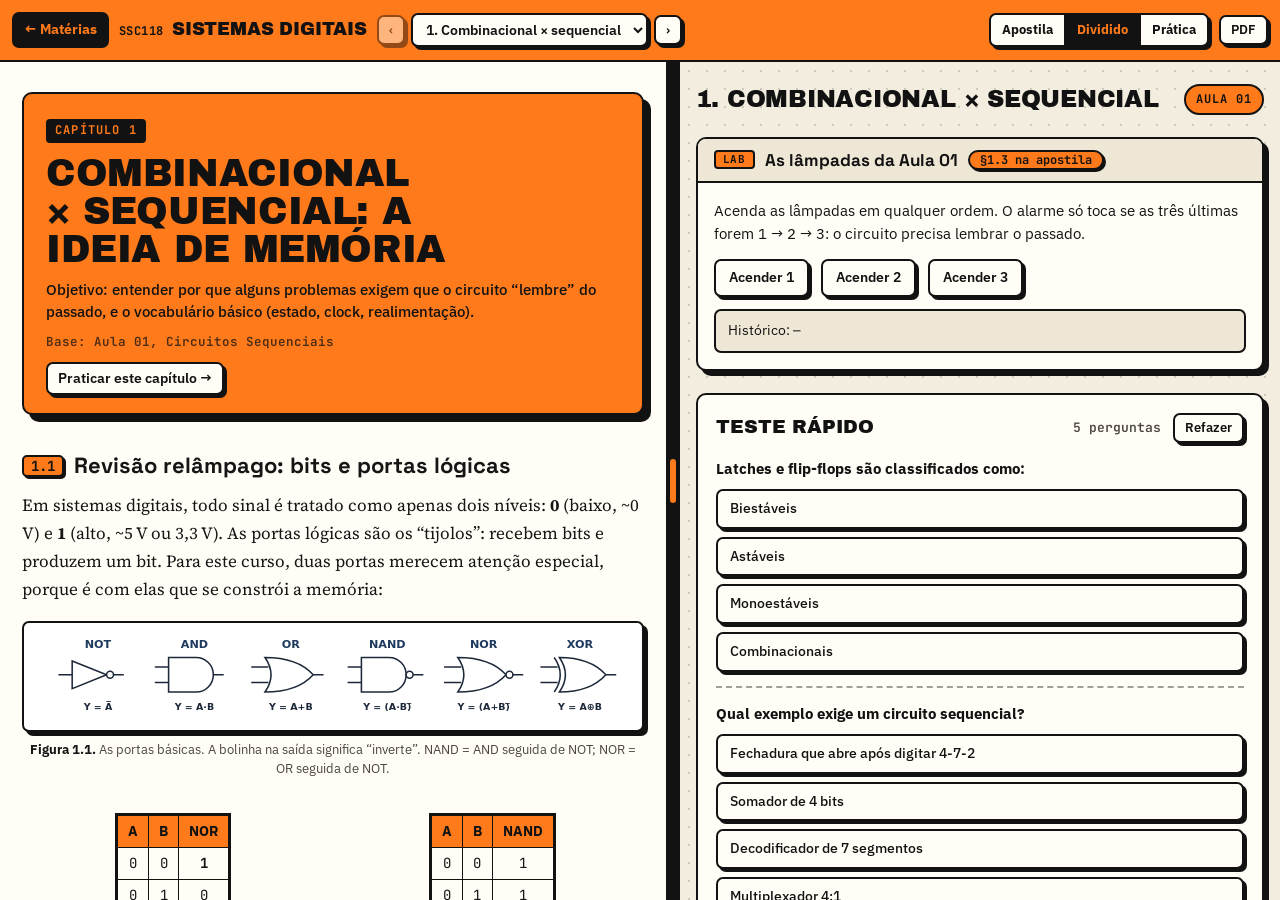
<file: materias/ssc118/index.html>
<!DOCTYPE html>
<html lang="pt-BR">
<head>
<meta charset="utf-8">
<meta name="viewport" content="width=device-width, initial-scale=1, viewport-fit=cover">
<title>SSC118 · Sistemas Digitais</title>
<meta name="description" content="Apostila e laboratórios interativos de circuitos sequenciais (SSC118).">
<link rel="icon" href="../../assets/icone.svg" type="image/svg+xml">
<link rel="preconnect" href="https://fonts.googleapis.com">
<link rel="preconnect" href="https://fonts.gstatic.com" crossorigin>
<link rel="stylesheet" href="https://fonts.googleapis.com/css2?family=Archivo+Black&family=IBM+Plex+Sans:wght@400;500;600;700&family=JetBrains+Mono:wght@400;500;600;700&family=Source+Serif+4:opsz,wght@8..60,400;8..60,600;8..60,700&family=Space+Grotesk:wght@500;600;700&display=swap">
<link rel="stylesheet" href="../../assets/engine.css">
</head>
<body>
<header class="top" id="top"></header>
<main class="split" id="split">
  <div class="pane pane-ap" id="ap"><article class="apostila">
<section class="ap-cap" data-cap="fundamentos" hidden>

<div class="chap-head"><div class="num">Capítulo 1</div><h1>Combinacional × Sequencial: a ideia de memória</h1>
<div class="goal">Objetivo: entender por que alguns problemas exigem que o circuito “lembre” do passado, e o vocabulário básico (estado, clock, realimentação).</div><div class="src">Base: Aula 01, Circuitos Sequenciais</div></div>
<h2>1.1 Revisão relâmpago: bits e portas lógicas</h2>
<p>Em sistemas digitais, todo sinal é tratado como apenas dois níveis: <b>0</b> (baixo, ~0 V) e <b>1</b> (alto, ~5 V ou 3,3 V). As portas lógicas são os “tijolos”: recebem bits e produzem um bit. Para este curso, duas portas merecem atenção especial, porque é com elas que se constrói a memória:</p>
  <figure><div class="fig"><img src="figs/portas.svg" alt="As portas básicas. A bolinha na saída significa “inverte”. NAND = AND seguida de NOT; NOR = OR seguida de NOT." loading="lazy"></div><figcaption><b>Figura 1.1.</b> As portas básicas. A bolinha na saída significa “inverte”. NAND = AND seguida de NOT; NOR = OR seguida de NOT.</figcaption></figure>
  <div class="twocol">
<div><table class="tt"><tr><th>A</th><th>B</th><th>NOR</th></tr><tr><td>0</td><td>0</td><td><b>1</b></td></tr><tr><td>0</td><td>1</td><td>0</td></tr><tr><td>1</td><td>0</td><td>0</td></tr><tr><td>1</td><td>1</td><td>0</td></tr></table>
<div class="cap">NOR: <b>qualquer 1 na entrada força a saída a 0</b>.</div></div>
<div><table class="tt"><tr><th>A</th><th>B</th><th>NAND</th></tr><tr><td>0</td><td>0</td><td>1</td></tr><tr><td>0</td><td>1</td><td>1</td></tr><tr><td>1</td><td>0</td><td>1</td></tr><tr><td>1</td><td>1</td><td><b>0</b></td></tr></table>
<div class="cap">NAND: <b>qualquer 0 na entrada força a saída a 1</b>.</div></div>
</div>
<div class="callout key"><div class="ct">Ideia-chave</div><p>Guarde estas duas frases, porque elas explicam sozinhas os latches do Capítulo 2: <b>“1 manda na NOR”</b> (força 0) e <b>“0 manda na NAND”</b> (força 1).</p></div>
<h2>1.2 Circuitos combinacionais: sem memória</h2>
<p>Em um circuito <b>combinacional</b>, a saída em um instante depende <b>apenas</b> da combinação das entradas naquele instante. É o mundo da álgebra de Boole e dos mapas de Karnaugh: somadores, multiplexadores, decodificadores. Se você aplicar as mesmas entradas amanhã, a saída será a mesma. O circuito não tem passado.</p>
<h2>1.3 O problema que o combinacional não resolve</h2>
<p>Exemplo da aula: observe uma fileira de 3 lâmpadas que acendem <b>uma de cada vez</b>. Se elas acenderem na sequência <b>1 → 2 → 3</b>, um alarme deve tocar.</p>
  <figure><div class="fig"><img src="figs/lampadas.svg" alt="No instante t₃ a entrada é “lâmpada 3 acesa”, a mesma de qualquer outra vez em que a lâmpada 3 acendeu. A decisão depende da história." loading="lazy"></div><figcaption><b>Figura 1.2.</b> No instante t₃ a entrada é “lâmpada 3 acesa”, a mesma de qualquer outra vez em que a lâmpada 3 acendeu. A decisão depende da história.</figcaption></figure>
  <p>Uma função combinacional olharia só para “lâmpada 3 acesa” e não teria como distinguir “1, 2, 3” de “2, 1, 3”. O circuito precisa <b>guardar informação sobre o que já aconteceu</b>, ou seja, precisa de <b>memória</b>. Esse é o mundo dos <b>circuitos sequenciais</b>.</p>
<h2>1.4 Circuitos sequenciais: memória + realimentação</h2>
<p>Nos circuitos sequenciais, as saídas dependem das entradas presentes <b>e também da história das entradas no passado</b>, isto é, da sequência de valores que levou até o momento atual. Para isso eles têm duas coisas que o combinacional não tem: <b>elementos de memória</b> e <b>realimentação</b> (a saída volta para a entrada).</p>
  <figure><div class="fig"><img src="figs/comb_seq.svg" alt="Comparação estrutural. No sequencial, a memória guarda o estado e o devolve à lógica combinacional." loading="lazy"></div><figcaption><b>Figura 1.3.</b> Comparação estrutural. No sequencial, a memória guarda o estado e o devolve à lógica combinacional.</figcaption></figure>
  <p>A estrutura geral de qualquer circuito sequencial (vale para tudo até o fim do curso) tem duas partes:</p>
<ul>
<li><b>Elementos de memória</b> (flip-flops): suas saídas <b>definem o estado presente</b>; suas entradas recebem o <b>próximo estado</b>.</li>
<li><b>Portas lógicas combinacionais</b>: calculam <b>qual é o próximo estado e qual é a saída</b>, a partir do estado presente e das entradas.</li>
</ul>
<h2>1.5 Estado e clock</h2>
<p><b>Estado</b> é cada estágio por onde o circuito sequencial passa. Em cada estado o circuito guarda uma “recordação” da história passada, suficiente para saber o que fazer a seguir. No exemplo das lâmpadas, bastam quatro estados: “nada relevante ainda”, “vi a 1”, “vi a 1 e depois a 2” e “alarme”. Não é preciso lembrar da história inteira, só do que importa para a decisão.</p>
  <figure><div class="fig"><img src="figs/sd_lamp.svg" alt="Prévia do Capítulo 9: o problema das lâmpadas como uma máquina de estados. Cada círculo é um estado; cada seta, uma mudança causada por uma entrada (L1, L2, L3 = qual lâmpada acendeu)." loading="lazy" style="max-width:560px"></div><figcaption><b>Figura 1.4.</b> Prévia do Capítulo 9: o problema das lâmpadas como uma máquina de estados. Cada círculo é um estado; cada seta, uma mudança causada por uma entrada (L1, L2, L3 = qual lâmpada acendeu).</figcaption></figure>
  <p>A maioria dos sistemas sequenciais é <b>pulsada</b> (síncrona): o estado só é atualizado no ritmo de um sinal periódico chamado <b>clock</b> (relógio). O clock funciona como um maestro que diz “agora!” a todos os elementos de memória ao mesmo tempo. O Capítulo 3 trata do clock em detalhe.</p>
<h2>1.6 Classificação pelo número de estados estáveis</h2>
<table class="wide">
<tr><th class="l">Tipo</th><th class="l">Estados estáveis</th><th class="l">Comportamento</th><th class="l">Exemplo</th></tr>
<tr><td class="l"><b>Astável</b></td><td class="l">nenhum</td><td class="l">muda de estado sozinho, o tempo todo, sem estímulo externo</td><td class="l">oscilador, gerador de clock</td></tr>
<tr><td class="l"><b>Monoestável</b></td><td class="l">um (repouso)</td><td class="l">um sinal externo o tira do repouso; volta sozinho depois de um tempo fixo</td><td class="l">temporizador (ex.: luz de escada)</td></tr>
<tr><td class="l"><b>Biestável</b></td><td class="l">dois (repouso e ativo)</td><td class="l">só muda de estado com sinal externo; fica onde foi colocado</td><td class="l"><b>latches e flip-flops</b></td></tr>
</table>
  <figure><div class="fig"><img src="figs/classif.svg" alt="Os três comportamentos. Só o biestável “lembra” para sempre do último comando: é ele que serve de memória." loading="lazy"></div><figcaption><b>Figura 1.5.</b> Os três comportamentos. Só o biestável “lembra” para sempre do último comando: é ele que serve de memória.</figcaption></figure>
  <div class="callout key"><div class="ct">Ideia-chave</div><p>Um <b>biestável</b> guarda exatamente <b>1 bit</b>. Latches e flip-flops são biestáveis e são os blocos básicos de toda memória digital.</p>
<p><b>Latch</b>: a saída pode mudar <b>a qualquer instante</b>, assim que as entradas mudam (circuito <b>assíncrono</b>). <b>Flip-flop</b>: a saída só muda em <b>instantes determinados pelo clock</b> (circuito <b>síncrono</b>).</p></div>
<div class="callout try"><div class="ct">Exercício 1.1</div><p>Classifique como combinacional ou sequencial: (a) somador de 4 bits; (b) contador de pessoas que entram numa loja; (c) display que mostra em 7 segmentos o número binário da entrada; (d) fechadura que abre após digitar 4-7-2.</p></div>

</section>
<section class="ap-cap" data-cap="latches" hidden>

<div class="chap-head"><div class="num">Capítulo 2</div><h1>Latches: o primeiro bit de memória</h1>
<div class="goal">Objetivo: entender como duas portas realimentadas guardam um bit, dominar as tabelas do latch RS positivo (NOR) e negativo (NAND) e desenhar formas de onda.</div><div class="src">Base: Aula 01 (Latches) e Aula 02 (Relembrando, Exercícios)</div></div>
<h2>2.1 O que é um latch</h2>
<p>O latch (“trinco”) é o biestável mais simples. Ele tem duas saídas complementares, <b>Q</b> e <b><span class="ov">Q</span></b> (lê-se “Q barrado”), e duas entradas de comando:</p>
<ul>
<li><b>SET (S)</b>: “ligue”, que leva a <b>Q = 1</b> (estado ALTO, ou estado SET).</li>
<li><b>RESET (R)</b>, também chamado CLEAR: “desligue”, que leva a <b>Q = 0</b> (estado BAIXO, ou estado RESET).</li>
</ul>
<p>Quando nenhum comando é dado, o latch <b>mantém</b> o último valor: isso é a memória. Como reage a mudanças das entradas a qualquer momento (com um pequeno atraso), o latch é um circuito <b>assíncrono</b>.</p>
<h2>2.2 Latch RS positivo (com portas NOR)</h2>
<p>“Positivo” significa que as entradas são <b>ativas em nível alto</b>: o comando é dado colocando 1.</p>
  <figure><div class="fig"><img src="figs/latch_nor.svg" alt="Latch RS com duas NOR em realimentação cruzada: a saída de cada porta entra na outra." loading="lazy" style="max-width:400px"></div><figcaption><b>Figura 2.1.</b> Latch RS com duas NOR em realimentação cruzada: a saída de cada porta entra na outra.</figcaption></figure>
  <div class="twocol">
<div>
<table class="tt"><tr><th>R</th><th>S</th><th class="l">Saída</th></tr>
<tr><td>0</td><td>0</td><td class="l">não muda (memória)</td></tr>
<tr><td>1</td><td>0</td><td class="l">Q = 0, <span class="ov">Q</span> = 1 (reset)</td></tr>
<tr><td>0</td><td>1</td><td class="l">Q = 1, <span class="ov">Q</span> = 0 (set)</td></tr>
<tr class="bad"><td>1</td><td>1</td><td class="l">inválida</td></tr></table>
</div>
<div>
<div class="callout intuit" style="margin-top:6px"><div class="ct">Intuição: interruptor de campainha com trava</div><p>Apertar S é como apertar “liga”; R é “desliga”. Soltando os dois, a lâmpada fica como estava. Apertar os dois ao mesmo tempo é uma ordem contraditória.</p></div>
</div>
</div>
<h3>Por que funciona? Seguindo os sinais</h3>
<p>Use a regra “<b>1 manda na NOR</b>” (força a saída para 0):</p>
<ol class="steps">
<li><b>Set (S=1, R=0).</b> A porta de baixo tem um 1 (o S), então <span class="ov">Q</span> = 0. A porta de cima recebe R = 0 e <span class="ov">Q</span> = 0, então Q = NOR(0,0) = <b>1</b>.</li>
<li><b>Solta (S=0, R=0).</b> A porta de baixo agora recebe S = 0 e Q = 1 (realimentado), então continua com <span class="ov">Q</span> = 0. A de cima continua com 0 e 0, então Q = 1. <b>O circuito se sustenta sozinho: lembrou do set.</b></li>
<li><b>Reset (R=1, S=0).</b> O 1 em R força Q = 0. A de baixo recebe 0 e 0, então <span class="ov">Q</span> = 1. Soltando R, a situação também se sustenta.</li>
<li><b>Inválido (S=1, R=1).</b> As duas portas têm um 1 na entrada, então <b>Q = <span class="ov">Q</span> = 0</b>. As saídas deixam de ser complementares. Pior: se S e R voltarem a 0 <b>ao mesmo tempo</b>, as duas portas “disputam” (condição de corrida) e o resultado é imprevisível.</li>
</ol>
<h2>2.3 Latch RS negativo (com portas NAND)</h2>
<p>“Negativo” significa entradas <b>ativas em nível baixo</b>: o comando é dado colocando <b>0</b>. Por isso as entradas são escritas com barra: <span class="ov">S</span> e <span class="ov">R</span>. A regra agora é “<b>0 manda na NAND</b>” (força a saída para 1).</p>
  <figure><div class="fig"><img src="figs/latch_nand.svg" alt="Latch RS com duas NAND. Repouso = entradas em 1." loading="lazy" style="max-width:400px"></div><figcaption><b>Figura 2.2.</b> Latch RS com duas NAND. Repouso = entradas em 1.</figcaption></figure>
  <table class="tt"><tr><th><span class="ov">S</span></th><th><span class="ov">R</span></th><th class="l">Saída</th></tr>
<tr><td>1</td><td>1</td><td class="l">não muda (memória)</td></tr>
<tr><td>0</td><td>1</td><td class="l">Q = 1, <span class="ov">Q</span> = 0 (set)</td></tr>
<tr><td>1</td><td>0</td><td class="l">Q = 0, <span class="ov">Q</span> = 1 (reset)</td></tr>
<tr class="bad"><td>0</td><td>0</td><td class="l">inválida (Q = <span class="ov">Q</span> = 1)</td></tr></table>
<div class="callout warn"><div class="ct">Cuidado na prova</div>
<ul>
<li>Nos slides, a tabela do latch <b>positivo</b> tem a coluna <b>RESET primeiro</b> e a do <b>negativo</b> tem <b>SET primeiro</b>. Leia o cabeçalho antes de usar.</li>
<li>Positivo (NOR): repouso = <b>00</b>, inválido = <b>11</b>. Negativo (NAND): repouso = <b>11</b>, inválido = <b>00</b>. Um é o “espelho” do outro.</li>
<li>No estado inválido, o NOR dá Q = <span class="ov">Q</span> = 0; o NAND dá Q = <span class="ov">Q</span> = 1.</li>
</ul></div>
<h2>2.4 Desenhando formas de onda (o exercício clássico)</h2>
<p>Na prova, é comum receber os sinais S e R ao longo do tempo e ter que desenhar Q e <span class="ov">Q</span>. O método:</p>
<ol class="steps">
<li>Trace linhas verticais em <b>todo instante em que S ou R muda</b>. Entre duas linhas, as entradas são constantes.</li>
<li>Para cada intervalo, consulte a tabela: set, reset, mantém ou inválido.</li>
<li>Em “mantém”, copie o valor do intervalo anterior. Para isso, você precisa saber o estado inicial (geralmente Q = 0, ou ele é dado).</li>
<li>Desenhe <span class="ov">Q</span> como o inverso de Q (exceto no inválido).</li>
</ol>
<div class="callout ex"><div class="ct">Exemplo resolvido: latch RS positivo (NOR)</div>
  <figure><div class="fig"><img src="figs/wave_nor.svg" alt="Formas de onda do latch NOR. Faixas: verde = set, cinza-escuro = reset, vermelho = inválido/indefinido. Repare no fim: S e R valem 1 juntos e depois caem juntos, e o estado final fica indefinido (hachurado)." loading="lazy"></div><figcaption><b>Figura 2.3.</b> Formas de onda do latch NOR. Faixas: verde = set, cinza-escuro = reset, vermelho = inválido/indefinido. Repare no fim: S e R valem 1 juntos e depois caem juntos, e o estado final fica indefinido (hachurado).</figcaption></figure>
  <p>Leitura: começa com R = 1, então Q = 0. Em seguida S = R = 0: mantém 0. S = 1: Q vai a 1. S volta a 0: <b>mantém 1</b>. R = 1: Q volta a 0, e assim por diante. Note que, depois do set, o pulso de S termina mas Q continua em 1: é a memória funcionando.</p></div>
<div class="callout ex"><div class="ct">Exemplo resolvido: latch RS negativo (NAND)</div>
  <figure><div class="fig"><img src="figs/wave_nand.svg" alt="Latch NAND: as ações acontecem quando a entrada desce para 0. Com S = R = 0 (faixa vermelha) as duas saídas vão a 1; como depois só S volta a 1 enquanto R continua em 0, o estado final é definido (reset)." loading="lazy"></div><figcaption><b>Figura 2.4.</b> Latch NAND: as ações acontecem quando a entrada <b>desce</b> para 0. Com <span class="ov">S</span> = <span class="ov">R</span> = 0 (faixa vermelha) as duas saídas vão a 1; como depois só <span class="ov">S</span> volta a 1 enquanto <span class="ov">R</span> continua em 0, o estado final é definido (reset).</figcaption></figure></div>
<h2>2.5 Aplicações vistas em aula</h2>
<h3>Alarme com fototransistor</h3>
<p>Um feixe de luz incide num fototransistor. Ao ligar o circuito, aperta-se a chave SW1 para colocar o latch em <b>reset</b> (alarme desligado). Se alguém interromper o feixe, o fototransistor para de conduzir e o nível lógico gerado aciona o <b>SET</b>: o alarme dispara. O ponto importante é que, <b>mesmo que o feixe volte</b>, o latch continua em set e o alarme só desliga quando SW1 é pressionada de novo. A memória “lembra” que houve uma invasão.</p>
<h3>Eliminação de trepidação (debounce)</h3>
<p>Chaves mecânicas não fecham de uma vez: os contatos “quicam” por alguns milissegundos e geram variações indesejadas da tensão (<b>trepidação</b> ou <i>bounce</i>). Um contador ligado a essa chave contaria vários pulsos em vez de um.</p>
  <figure><div class="fig"><img src="figs/bounce.svg" alt="Com um latch, o primeiro contato já faz o set ou o reset. Os quiques seguintes só repetem a mesma ordem (ou colocam o latch em “mantém”), e a saída fica limpa." loading="lazy" style="max-width:560px"></div><figcaption><b>Figura 2.5.</b> Com um latch, o primeiro contato já faz o set ou o reset. Os quiques seguintes só repetem a mesma ordem (ou colocam o latch em “mantém”), e a saída fica limpa.</figcaption></figure>
  <p>Montagem típica: chave de duas posições (SPDT) ligada a um latch NAND, com a posição 1 aterrando <span class="ov">S</span> e a posição 2 aterrando <span class="ov">R</span>, e resistores de pull-up mantendo as entradas em 1 quando soltas.</p>
<div class="callout try"><div class="ct">Exercício 2.1</div><p>Desenhe Q e <span class="ov">Q</span> para o latch RS <b>positivo</b> (NOR), com Q inicial = 0:</p><figure><div class="fig"><img src="figs/ex_nor_q.svg" alt="Exercício 2.1. Gabarito no Capítulo 10." loading="lazy"></div><figcaption><b>Figura 2.6.</b> Exercício 2.1. Gabarito no Capítulo 10.</figcaption></figure></div>
<div class="callout try"><div class="ct">Exercício 2.2</div><p>(a) Por que o latch é chamado de “assíncrono”? (b) Em que diferem o estado inválido do latch NOR e o do latch NAND? (c) Por que o latch serve como memória de 1 bit?</p></div>

</section>
<section class="ap-cap" data-cap="tempo" hidden>

<div class="chap-head"><div class="num">Capítulo 3</div><h1>Tempo, pulsos e clock</h1>
<div class="goal">Objetivo: entender os sinais que comandam os circuitos síncronos e os parâmetros de tempo de um datasheet (setup, hold, atrasos, fMAX).</div><div class="src">Base: Aula 02, Temporização de Biestáveis</div></div>
<h2>3.1 Pulsos e bordas</h2>
<p>Um <b>pulso digital</b> é um sinal que passa de um nível para o outro e depois volta, realizando uma ação no dispositivo. Há <b>pulsos positivos</b> (a ação acontece no nível alto) e <b>pulsos negativos</b> (a ação acontece no nível baixo). Cada pulso tem duas <b>transições</b> (ou bordas):</p>
<ul><li><b>Borda de subida</b> (↑, <i>rising edge</i>): baixo → alto.</li><li><b>Borda de descida</b> (↓, <i>falling edge</i>): alto → baixo.</li></ul>
  <figure><div class="fig"><img src="figs/pulsos.svg" alt="Pulsos positivo e negativo e suas bordas." loading="lazy" style="max-width:560px"></div><figcaption><b>Figura 3.1.</b> Pulsos positivo e negativo e suas bordas.</figcaption></figure>

  <h2>3.2 O clock</h2>
<p>O <b>clock</b> é um <b>trem de pulsos com período fixo</b>, normalmente uma onda quadrada. Ele dita o ritmo do sistema.</p>
  <figure><div class="fig"><img src="figs/clock.svg" alt="Período, frequência e ciclo ativo (duty cycle)." loading="lazy"></div><figcaption><b>Figura 3.2.</b> Período, frequência e ciclo ativo (duty cycle).</figcaption></figure>
  <div class="formula">f = 1 / T    ·    duty cycle = t<sub>ativo</sub> / T</div>
<div class="callout ex"><div class="ct">Exemplo resolvido</div><p>Um clock de <b>20 MHz</b> tem período T = 1 / (20 × 10⁶) = <b>50 ns</b>. Se fica 15 ns em alto, o duty cycle é 15/50 = <b>30%</b>.</p></div>
<h2>3.3 Parâmetros de um pulso real</h2>
<p>Na prática, as bordas não são verticais: o sinal leva algum tempo para subir e descer. Para medir isso sem ambiguidade, usam-se porcentagens da amplitude:</p>
<ul>
<li><b>Tempo de subida (t<sub>r</sub>, rise time)</b> e <b>tempo de descida (t<sub>f</sub>, fall time)</b>: tempo para ir de <b>10% a 90%</b> da transição.</li>
<li><b>Largura do pulso (t<sub>w</sub>, pulse width)</b>: tempo entre os pontos de <b>50%</b> da borda de subida e da de descida.</li>
</ul>
  <figure><div class="fig"><img src="figs/pulse_params.svg" alt="tr e tf são medidos entre 10% e 90%; tw, entre os pontos de 50%." loading="lazy" style="max-width:540px"></div><figcaption><b>Figura 3.3.</b> t<sub>r</sub> e t<sub>f</sub> são medidos entre 10% e 90%; t<sub>w</sub>, entre os pontos de 50%.</figcaption></figure>

  <h2>3.4 Parâmetros de temporização de flip-flops</h2>
<p>Estes parâmetros se aplicam aos flip-flops do próximo capítulo. Eles explicam <b>por que o circuito pode falhar se for rápido demais</b>.</p>
<h3>Setup e hold: a janela em que a entrada não pode mudar</h3>
<ul>
<li><b>Tempo de preparação (setup time, t<sub>S</sub>)</b>: intervalo <b>antes</b> da borda ativa do clock em que a entrada de controle (D, J, K...) deve estar <b>estável</b>.</li>
<li><b>Tempo de manutenção (hold time, t<sub>H</sub>)</b>: intervalo <b>depois</b> da borda em que a entrada ainda deve ficar estável.</li>
</ul>
  <figure><div class="fig"><img src="figs/setup_hold.svg" alt="Se D mudar dentro da janela tS + tH, o flip-flop pode capturar o valor errado ou ficar indeciso por um tempo (metaestabilidade)." loading="lazy" style="max-width:480px"></div><figcaption><b>Figura 3.4.</b> Se D mudar dentro da janela t<sub>S</sub> + t<sub>H</sub>, o flip-flop pode capturar o valor errado ou ficar indeciso por um tempo (metaestabilidade).</figcaption></figure>
  <div class="callout intuit"><div class="ct">Intuição: a foto</div><p>A borda do clock é o clique de uma câmera. Se a pessoa se mexer bem na hora (dentro da janela), a foto sai borrada. t<sub>S</sub> é “fique parado um pouco antes do clique” e t<sub>H</sub> é “continue parado um pouco depois”.</p></div>
<h3>Atrasos de propagação</h3>
<p>É o tempo entre a borda do clock (ou a mudança da entrada) e a mudança correspondente na saída:</p>
<ul><li><b>t<sub>PLH</sub></b>: atraso quando a saída vai de 0 para 1 (Low → High).</li><li><b>t<sub>PHL</sub></b>: atraso quando a saída vai de 1 para 0 (High → Low).</li></ul>
  <figure><div class="fig"><img src="figs/tpd.svg" alt="Atrasos de propagação, medidos entre os pontos de 50%." loading="lazy" style="max-width:500px"></div><figcaption><b>Figura 3.5.</b> Atrasos de propagação, medidos entre os pontos de 50%.</figcaption></figure>
  <h3>Outros limites</h3>
<ul>
<li><b>f<sub>MAX</sub></b>: maior frequência de clock em que o fabricante garante funcionamento confiável.</li>
<li><b>t<sub>W(L)</sub> e t<sub>W(H)</sub></b>: tempo mínimo em que o clock deve permanecer em nível baixo e em nível alto.</li>
</ul>
<h3>Valores reais (datasheets citados na aula)</h3>
<table>
<tr><th>Parâmetro</th><th>TTL 7474</th><th>TTL 74LS112</th><th>CMOS 74C74</th><th>CMOS 74HC112</th></tr>
<tr><td>t<sub>S</sub> (ns)</td><td>20</td><td>20</td><td>60</td><td>25</td></tr>
<tr><td>t<sub>H</sub> (ns)</td><td>5</td><td>0</td><td>0</td><td>0</td></tr>
<tr><td>t<sub>PHL</sub> (ns)</td><td>40</td><td>24</td><td>200</td><td>31</td></tr>
<tr><td>t<sub>PLH</sub> (ns)</td><td>25</td><td>16</td><td>200</td><td>31</td></tr>
<tr><td>t<sub>W(L)</sub> (ns)</td><td>37</td><td>15</td><td>100</td><td>25</td></tr>
<tr><td>t<sub>W(H)</sub> (ns)</td><td>30</td><td>20</td><td>100</td><td>25</td></tr>
<tr><td>f<sub>MAX</sub> (MHz)</td><td>15</td><td>30</td><td>5</td><td>20</td></tr>
</table>
<div class="callout deep"><div class="ct">Aprofundando: de onde vem o f<sub>MAX</sub></div><p>Os números estão ligados. Num ciclo de clock cabem, no mínimo, o tempo em alto e o tempo em baixo: para o 74LS112, t<sub>W(H)</sub> + t<sub>W(L)</sub> = 20 + 15 = 35 ns, o que daria ~28,6 MHz, perto do f<sub>MAX</sub> = 30 MHz da tabela. Em circuitos com vários flip-flops, o período também precisa acomodar <b>t<sub>PD</sub> do FF + atraso da lógica entre FFs + t<sub>S</sub> do FF seguinte</b>. É por isso que contadores síncronos (Cap. 6) são mais rápidos que os assíncronos (Cap. 5).</p></div>
<div class="callout warn"><div class="ct">Cuidado na prova</div><p>Simuladores lógicos como o LogiSIM em geral <b>não mostram</b> t<sub>S</sub>, t<sub>H</sub>, t<sub>r</sub> e t<sub>f</sub>, porque tratam as bordas como instantâneas (no máximo modelam um atraso de porta). Esse é o ponto do Exercício 1 da Aula 02. Simuladores elétricos (como o Falstad) chegam mais perto do comportamento real.</p></div>
<div class="callout try"><div class="ct">Exercício 3.1</div><p>(a) Qual o período de um clock de 30 MHz? (b) Um pulso tem t<sub>w</sub> = 12 ns num período de 40 ns: qual o duty cycle? (c) Um flip-flop tem t<sub>S</sub> = 20 ns e t<sub>H</sub> = 5 ns. A entrada D muda 10 ns antes da borda. Há problema?</p></div>

</section>
<section class="ap-cap" data-cap="flipflops" hidden>

<div class="chap-head"><div class="num">Capítulo 4</div><h1>Flip-flops</h1>
<div class="goal">Objetivo: entender a diferença entre sensibilidade a nível e a borda, dominar as tabelas dos flip-flops RS, JK, D e T, converter um tipo em outro e usar PRE/CLR.</div><div class="src">Base: Aula 02 (Flip-Flops) e Aula 03 (Flip-Flops)</div></div>
<h2>4.1 Do latch ao flip-flop: nível × borda</h2>
<p>O latch obedece às entradas <b>o tempo todo</b>. Em um sistema grande isso é um problema: sinais chegam em tempos diferentes, passam por estados intermediários e o latch “vê” tudo. Queremos que os elementos de memória só olhem as entradas em <b>um instante preciso e combinado</b>. Esse instante é a <b>borda do clock</b>.</p>
<ul>
<li><b>Sensível a nível</b> (latch com habilitação): enquanto o clock está em 1, a saída <b>segue</b> a entrada (o latch fica “transparente”).</li>
<li><b>Sensível a borda</b> (flip-flop): a saída só pode mudar <b>no instante da borda</b> (↑ ou ↓). Fora dela, mudanças nas entradas são ignoradas.</li>
</ul>
  <figure><div class="fig"><img src="figs/nivel_borda.svg" alt="Mesmo D, dois comportamentos. O latch (roxo) copia D durante todo o nível alto, inclusive as oscilações. O flip-flop (vermelho) tira uma “foto” de D só nas bordas de subida (setas laranja)." loading="lazy"></div><figcaption><b>Figura 4.1.</b> Mesmo D, dois comportamentos. O latch (roxo) copia D durante todo o nível alto, inclusive as oscilações. O flip-flop (vermelho) tira uma “foto” de D só nas bordas de subida (setas laranja).</figcaption></figure>
  <div class="callout key"><div class="ct">Ideia-chave</div><p>Flip-flop = circuito <b>síncrono</b>: <b>quando</b> a saída muda é decidido pelo clock; <b>para qual valor</b> ela muda é decidido pelas entradas de controle.</p></div>
<h3>Como se constrói a sensibilidade à borda</h3>
<p>Uma forma didática (a dos circuitos da aula) é usar um <b>detector de borda</b>: uma AND recebe o CLK e o CLK invertido e atrasado por uma porta NOT. Por um instante muito curto, igual ao atraso da NOT, as duas entradas valem 1 e sai um pulso estreito. Esse pulso habilita o latch só “no instante” da borda.</p>
  <figure><div class="fig"><img src="figs/detector.svg" alt="Detector de borda de subida: o atraso de propagação da NOT, que costuma ser um incômodo, é usado a favor." loading="lazy"></div><figcaption><b>Figura 4.2.</b> Detector de borda de subida: o atraso de propagação da NOT, que costuma ser um incômodo, é usado a favor.</figcaption></figure>
  <figure><div class="fig"><img src="figs/sr_clk.svg" alt="Flip-flop RS = latch RS + portas AND controladas pelo pulso da borda." loading="lazy" style="max-width:470px"></div><figcaption><b>Figura 4.3.</b> Flip-flop RS = latch RS + portas AND controladas pelo pulso da borda.</figcaption></figure>

  <h3>Lendo o símbolo</h3>
  <figure><div class="fig"><img src="figs/ff_simbolos.svg" alt="Símbolos dos quatro tipos. O triângulo na entrada de clock indica sensibilidade à borda; a bolinha antes do triângulo indica borda de descida." loading="lazy" style="max-width:600px"></div><figcaption><b>Figura 4.4.</b> Símbolos dos quatro tipos. O triângulo na entrada de clock indica sensibilidade à borda; a bolinha antes do triângulo indica borda de descida.</figcaption></figure>

  <h2>4.2 Flip-flop RS</h2>
<p>É o latch RS com clock. <b>Não tem versões comerciais</b> (por causa do estado inválido), mas é a base teórica dos outros.</p>
<div class="twocol">
<div><table class="tt"><tr><th>S</th><th>R</th><th>CLK</th><th class="l">Q depois da borda</th></tr>
<tr><td>0</td><td>0</td><td>↑</td><td class="l">não muda</td></tr><tr><td>1</td><td>0</td><td>↑</td><td class="l">Q = 1</td></tr>
<tr><td>0</td><td>1</td><td>↑</td><td class="l">Q = 0</td></tr><tr class="bad"><td>1</td><td>1</td><td>↑</td><td class="l">inválido</td></tr></table>
<div class="cap">Versão de borda de subida. A de descida é igual, com ↓.</div></div>
</div>
<h2>4.3 Flip-flop JK: o RS sem estado inválido</h2>
<p>O JK é um RS melhorado: J faz o papel de S, K faz o papel de R, e a combinação <b>J = K = 1</b>, que era proibida, vira útil: a saída <b>comuta</b> (inverte, <i>toggle</i>). Isso é obtido realimentando Q e <span class="ov">Q</span> para as portas de entrada, de modo que só a entrada “que faz sentido” fica ativa: se Q = 1, só o K pode agir (para resetar); se Q = 0, só o J (para setar).</p>
<table class="tt"><tr><th>J</th><th>K</th><th>CLK</th><th class="l">Q depois da borda</th><th class="l">Nome</th></tr>
<tr><td>0</td><td>0</td><td>↑</td><td class="l">Q (não muda)</td><td class="l">mantém</td></tr>
<tr><td>1</td><td>0</td><td>↑</td><td class="l">1</td><td class="l">set</td></tr>
<tr><td>0</td><td>1</td><td>↑</td><td class="l">0</td><td class="l">reset</td></tr>
<tr class="hl"><td>1</td><td>1</td><td>↑</td><td class="l"><span class="ov">Q</span> (inverte)</td><td class="l">comuta</td></tr></table>
<div class="callout ex"><div class="ct">Exemplo resolvido: formas de onda do JK (borda de subida, Q inicial = 0)</div>
  <figure><div class="fig"><img src="figs/wave_jk.svg" alt="Em cada borda ↑, olhe J e K imediatamente antes da borda e aplique a tabela. Entre bordas, Q não muda, mesmo que J e K mudem." loading="lazy"></div><figcaption><b>Figura 4.5.</b> Em cada borda ↑, olhe J e K <b>imediatamente antes</b> da borda e aplique a tabela. Entre bordas, Q não muda, mesmo que J e K mudem.</figcaption></figure></div>
<p>Equação característica (útil para projeto): <b>Q<sub>próximo</sub> = J·<span class="ov">Q</span> + <span class="ov">K</span>·Q</b>.</p>
<h2>4.4 Flip-flop D (Data / Delay)</h2>
<p>O mais simples e o mais usado: na borda, a saída <b>copia</b> a entrada D.</p>
<div class="twocol"><div><table class="tt"><tr><th>D</th><th>CLK</th><th>Q</th></tr><tr><td>0</td><td>↑</td><td>0</td></tr><tr><td>1</td><td>↑</td><td>1</td></tr></table></div>
<div><p><b>Q<sub>próximo</sub> = D</b>. O D “atrasa” a entrada até a próxima borda e a segura por um ciclo inteiro. É o tijolo dos <b>registradores</b> e das <b>memórias</b> (Caps. 7 e 8).</p></div></div>
  <figure><div class="fig"><img src="figs/wave_d.svg" alt="O pulso curto de D entre duas bordas é ignorado: o FF só “vê” D nas bordas." loading="lazy"></div><figcaption><b>Figura 4.6.</b> O pulso curto de D entre duas bordas é ignorado: o FF só “vê” D nas bordas.</figcaption></figure>

  <h2>4.5 Flip-flop T (Toggle)</h2>
<p>Com <b>T = 1</b> a saída <b>comuta</b> a cada borda; com T = 0 ela <b>mantém</b>.</p>
<div class="twocol"><div><table class="tt"><tr><th>T</th><th>CLK</th><th class="l">Q</th></tr><tr><td>0</td><td>↑</td><td class="l">mantém</td></tr><tr><td>1</td><td>↑</td><td class="l">comuta</td></tr></table></div>
<div><p><b>Q<sub>próximo</sub> = T ⊕ Q</b>. Com T = 1 fixo, Q tem <b>metade da frequência</b> do clock: é um <b>divisor de frequência por 2</b> e o tijolo dos <b>contadores</b> (Caps. 5 e 6).</p></div></div>
  <figure><div class="fig"><img src="figs/wave_t.svg" alt="Flip-flop T: enquanto T = 1, Q inverte a cada borda ↑." loading="lazy"></div><figcaption><b>Figura 4.7.</b> Flip-flop T: enquanto T = 1, Q inverte a cada borda ↑.</figcaption></figure>

  <h2>4.6 Convertendo um flip-flop em outro</h2>
<p>Os slides mostram que o D pode ser obtido do RS ou do JK, e o T pode ser obtido do RS/JK ou do D:</p>
<ul>
<li><b>D a partir do JK (ou RS)</b>: J = D e K = <span class="ov">D</span> (uma NOT). Assim só ocorrem os casos set (D=1) e reset (D=0), nunca “mantém” nem “inválido”.</li>
<li><b>T a partir do JK</b>: ligue J = K = T. Com T = 0 mantém; com T = 1 comuta.</li>
<li><b>T a partir do D</b>: D = T ⊕ Q (uma XOR com realimentação).</li>
</ul>
  <figure><div class="fig"><img src="figs/conversoes.svg" alt="Duas conversões clássicas." loading="lazy"></div><figcaption><b>Figura 4.8.</b> Duas conversões clássicas.</figcaption></figure>

  <h2>4.7 Flip-flops comerciais: PRE e CLR assíncronos</h2>
<p>CIs reais (como o 74LS112, JK com borda de descida) têm duas entradas extras que <b>ignoram o clock</b>:</p>
<ul><li><b>PRE (preset)</b>: força Q = 1 imediatamente.</li><li><b>CLR (clear)</b>: força Q = 0 imediatamente.</li></ul>
  <figure><div class="fig"><img src="figs/ff_preclr.svg" alt="PRE e CLR com bolinha são ativos em nível baixo." loading="lazy" style="max-width:540px"></div><figcaption><b>Figura 4.9.</b> PRE e CLR com bolinha são ativos em nível baixo.</figcaption></figure>
  <table class="tt"><tr><th>J</th><th>K</th><th>CLK</th><th><span class="ov">PRE</span></th><th><span class="ov">CLR</span></th><th class="l">Q</th></tr>
<tr><td>0</td><td>0</td><td>↓</td><td>1</td><td>1</td><td class="l">não muda</td></tr>
<tr><td>0</td><td>1</td><td>↓</td><td>1</td><td>1</td><td class="l">0</td></tr>
<tr><td>1</td><td>0</td><td>↓</td><td>1</td><td>1</td><td class="l">1</td></tr>
<tr><td>1</td><td>1</td><td>↓</td><td>1</td><td>1</td><td class="l">comuta</td></tr>
<tr><td>X</td><td>X</td><td>X</td><td>1</td><td>1</td><td class="l">não muda (sem borda)</td></tr>
<tr class="hl"><td>X</td><td>X</td><td>X</td><td>1</td><td>0</td><td class="l">clear assíncrono → Q = 0</td></tr>
<tr class="hl"><td>X</td><td>X</td><td>X</td><td>0</td><td>1</td><td class="l">preset assíncrono → Q = 1</td></tr>
<tr class="bad"><td>X</td><td>X</td><td>X</td><td>0</td><td>0</td><td class="l">inválido</td></tr></table>
<div class="callout key"><div class="ct">Ideia-chave</div><p><b>Prioridade</b>: entradas assíncronas (PRE/CLR) <b>vencem</b> o clock. Enquanto CLR = 0, Q = 0, aconteça o que acontecer com J, K e CLK. “X” na tabela significa “tanto faz”. É assim que se <b>zera</b> um contador (Cap. 5) e se <b>carrega</b> um registrador sem clock (Cap. 7).</p></div>
<div class="callout warn"><div class="ct">Cuidado na prova</div><ul>
<li>Verifique sempre <b>qual borda</b> o FF usa (bolinha no clock = descida) e se PRE/CLR são ativos em <b>0</b> (bolinha) ou em 1.</li>
<li>“Mantém” do T e do JK é em relação ao valor <b>antes</b> da borda, e “comuta” inverte esse valor.</li>
<li>As entradas valem pelo que eram <b>imediatamente antes</b> da borda (respeitando t<sub>S</sub>).</li></ul></div>
<h2>4.8 Usos principais</h2>
<table class="wide"><tr><th class="l">Tipo</th><th class="l">Usos típicos</th></tr>
<tr><td class="l"><b>D</b></td><td class="l">registradores, armazenamento de dados, memórias SRAM, sincronizar um sinal externo com o clock, registradores de deslocamento</td></tr>
<tr><td class="l"><b>T</b></td><td class="l">divisores de frequência, contadores (assíncronos e síncronos)</td></tr>
<tr><td class="l"><b>JK</b></td><td class="l">“curinga”: vira D ou T com ligações simples; usado em contadores e em MEFs</td></tr>
<tr><td class="l"><b>RS</b></td><td class="l">base teórica; latch RS para debounce e alarmes</td></tr></table>
<div class="callout try"><div class="ct">Exercício 4.1</div><p>JK com <b>borda de descida</b> e <span class="ov">CLR</span> assíncrono (ativo em 0), Q inicial = 0. Desenhe Q.</p><figure><div class="fig"><img src="figs/ex_jk_q.svg" alt="Exercício 4.1. As setas ↓ marcam as bordas ativas." loading="lazy"></div><figcaption><b>Figura 4.10.</b> Exercício 4.1. As setas ↓ marcam as bordas ativas.</figcaption></figure></div>
<div class="callout try"><div class="ct">Exercício 4.2</div><p>(a) Um FF T com T = 1 recebe um clock de 8 MHz. Qual a frequência de Q? (b) Como transformar um JK em T? E em D? (c) Por que o FF RS não tem versão comercial?</p></div>

</section>
<section class="ap-cap" data-cap="assincronos" hidden>

<div class="chap-head"><div class="num">Capítulo 5</div><h1>Contadores assíncronos</h1>
<div class="goal">Objetivo: montar contadores com flip-flops T em cascata, entender a divisão de frequência, criar contadores de módulo qualquer com uma NAND no CLR e contar para baixo.</div><div class="src">Base: Aula 04, Contadores Assíncronos</div></div>
<h2>5.1 O que é um contador</h2>
<p><b>Contadores</b> são circuitos que geram uma <b>sequência determinada de estados</b> sob o comando de um clock. Usos citados em aula: contar pulsos de chaves e sensores, construir temporizadores e relógios digitais, gerar sequências de pulsos e medir frequência.</p>
<p>Um contador de <b>n</b> flip-flops tem até <b>2ⁿ</b> estados. O número de estados distintos que ele percorre antes de repetir chama-se <b>módulo</b> (MOD). Um contador de 0 a 15 é MOD-16; um de 0 a 9 é MOD-10.</p>
<h2>5.2 Assíncrono = “efeito dominó”</h2>
<p>No contador <b>assíncrono</b> (ou <i>ripple counter</i>), o clock externo entra <b>apenas no primeiro flip-flop</b>. O clock de cada flip-flop seguinte é a <b>saída do anterior</b>.</p>
  <figure><div class="fig"><img src="figs/ripple4.svg" alt="Contador assíncrono de 4 bits com FFs T (T = 1) sensíveis à borda de descida. A linha CLR comum zera todos." loading="lazy"></div><figcaption><b>Figura 5.1.</b> Contador assíncrono de 4 bits com FFs T (T = 1) sensíveis à borda de descida. A linha <span class="ov">CLR</span> comum zera todos.</figcaption></figure>
  <h3>Funcionamento passo a passo</h3>
<ol class="steps">
<li>Aplica-se 0 na linha <span class="ov">CLR</span>: todos os FFs vão para Q = 0, e o contador mostra <b>0000</b>.</li>
<li>Com T = 1, cada FF <b>comuta</b> quando recebe uma borda de descida no seu clock.</li>
<li>A cada descida do CLK, o FF0 comuta. A cada descida de Q0 (quando Q0 vai de 1 para 0), o FF1 comuta. A cada descida de Q1, comuta o FF2, e assim por diante.</li>
<li>Lendo Q3 Q2 Q1 Q0 (Q0 = <b>LSB</b>, Q3 = <b>MSB</b>), a saída percorre 0000, 0001, 0010, …, 1111 e, após a 16ª descida, volta a 0000.</li>
</ol>
  <figure><div class="fig"><img src="figs/wave_ripple.svg" alt="Formas de onda do contador de 4 bits. Os números embaixo são o valor de Q3Q2Q1Q0 em decimal." loading="lazy"></div><figcaption><b>Figura 5.2.</b> Formas de onda do contador de 4 bits. Os números embaixo são o valor de Q3Q2Q1Q0 em decimal.</figcaption></figure>
  <div class="callout intuit"><div class="ct">Intuição: por que isso é contar em binário?</div><p>Some 1 em binário à mão: o bit 0 sempre inverte; o bit 1 inverte quando o bit 0 “vira” de 1 para 0 (gera “vai-um”); o bit 2 inverte quando o bit 1 vira de 1 para 0, e assim por diante. “Vira de 1 para 0” é uma <b>borda de descida</b>. Por isso FFs T disparados pela borda de descida da saída anterior contam para cima.</p></div>
<h2>5.3 Divisor de frequência</h2>
<p>Cada FF T com T = 1 divide a frequência por 2. Encadeando:</p>
<table><tr><th>Saída</th><th>Período</th><th>Frequência</th></tr><tr><td>CLK</td><td>T</td><td>f</td></tr><tr><td>Q0</td><td>2T</td><td>f/2</td></tr><tr><td>Q1</td><td>4T</td><td>f/4</td></tr><tr><td>Q2</td><td>8T</td><td>f/8</td></tr><tr><td>Q3</td><td>16T</td><td>f/16</td></tr></table>
<div class="formula">f(MSB) = f(CLK) / módulo do contador</div>
<div class="callout ex"><div class="ct">Exemplo resolvido</div><p>Um contador de 4 bits recebe clock de 32 kHz. Frequência de Q3 = 32 kHz / 16 = <b>2 kHz</b>. Frequência de Q1 = 32 / 4 = <b>8 kHz</b>.</p></div>
<h2>5.4 Contador de módulo N (contar de 0 até n)</h2>
<p>E se quisermos contar só de 0 até n, com n + 1 &lt; 2ⁿ? A técnica da aula é: <b>detectar o estado seguinte a n</b> (que é N = n + 1) e, nesse instante, aplicar 0 no <span class="ov">CLR</span>, zerando tudo.</p>
<ol class="steps">
<li>Número de FFs: o menor k com <b>2ᵏ ≥ N</b>.</li>
<li>Escreva o estado proibido <b>N = n + 1</b> em binário.</li>
<li>Ligue numa <b>NAND</b> as saídas Q que valem <b>1</b> nesse número. Basta usar as que, na sequência de contagem, ficam em 1 <b>simultaneamente pela primeira vez</b> em N.</li>
<li>Ligue a saída da NAND na linha <span class="ov">CLR</span> de todos os FFs.</li>
</ol>
<p>Quando o contador chega em N, todas as entradas da NAND valem 1, a NAND vai a 0 e o <span class="ov">CLR</span> zera tudo. Como o clear é assíncrono, isso acontece quase instantaneamente.</p>
<div class="callout ex"><div class="ct">Exemplo resolvido: contador de 0 a 5 (MOD-6)</div>
<p>Estado seguinte a 5: <b>6 = 0110</b> (Q3=0, Q2=1, Q1=1, Q0=0). As saídas em 1 são <b>Q2 e Q1</b>. Na sequência 0…5, Q2 e Q1 nunca valem 1 ao mesmo tempo (5 = 0101, 3 = 0011), então NAND(Q2, Q1) só dispara em 6.</p>
<ul><li><b>Com 4 FFs</b>: a mesma NAND(Q2, Q1). O FF3 nunca chega a 1, só sobra.</li><li><b>Com 3 FFs</b> (2³ = 8 ≥ 6): NAND(Q2, Q1) em 3 bits, 110. É a solução econômica.</li></ul>
  <figure><div class="fig"><img src="figs/mod6.svg" alt="Contador MOD-6 com 3 FFs: a NAND detecta 110 e aciona o CLR." loading="lazy" style="max-width:600px"></div><figcaption><b>Figura 5.3.</b> Contador MOD-6 com 3 FFs: a NAND detecta 110 e aciona o <span class="ov">CLR</span>.</figcaption></figure>
  <figure><div class="fig"><img src="figs/wave_mod6.svg" alt="O estado 6 aparece por um instante muito curto (faixa vermelha) antes do clear agir: um “glitch”. Depois o contador volta a 0. A sequência útil é 0,1,2,3,4,5." loading="lazy"></div><figcaption><b>Figura 5.4.</b> O estado 6 aparece por um instante muito curto (faixa vermelha) antes do clear agir: um “glitch”. Depois o contador volta a 0. A sequência útil é 0,1,2,3,4,5.</figcaption></figure></div>
<div class="callout ex"><div class="ct">Exemplo resolvido: contador de década (0 a 9, MOD-10)</div>
<p>4 FFs (2⁴ = 16 ≥ 10). Estado seguinte a 9: <b>10 = 1010</b>, então ligue <b>Q3 e Q1</b> numa NAND. Ele segue o código <b>BCD</b> (0000 a 1001) e serve como <b>divisor por 10</b>.</p>
<table class="tt"><tr><th>Pulso</th><th>Q3</th><th>Q2</th><th>Q1</th><th>Q0</th><th><span class="ov">CLR</span></th></tr>
<tr><td>0</td><td>0</td><td>0</td><td>0</td><td>0</td><td>1</td></tr><tr><td>1</td><td>0</td><td>0</td><td>0</td><td>1</td><td>1</td></tr>
<tr><td>…</td><td colspan="4">…</td><td>1</td></tr>
<tr><td>8</td><td>1</td><td>0</td><td>0</td><td>0</td><td>1</td></tr><tr><td>9</td><td>1</td><td>0</td><td>0</td><td>1</td><td>1</td></tr>
<tr class="bad"><td>10</td><td>1</td><td>0</td><td>1</td><td>0</td><td>0 → zera</td></tr></table></div>
<div class="callout warn"><div class="ct">Cuidado na prova</div><ul>
<li>A NAND detecta o número <b>seguinte</b> ao último que se quer mostrar (n + 1), e não o próprio n.</li>
<li>Só entram na NAND os bits que são <b>1</b> em N. Os bits 0 ficam de fora.</li>
<li>O <span class="ov">CLR</span> é ativo em 0, e é por isso que se usa NAND (que dá 0 quando todas as entradas são 1). Se o CLR fosse ativo em 1, seria uma AND.</li>
<li>O MSB de um MOD-N tem frequência f/N, mas, se N não for potência de 2, <b>o duty cycle não é 50%</b>.</li></ul></div>
<h2>5.5 Contagem decrescente</h2>
<p>O circuito é <b>o mesmo</b>. A contagem decrescente é o <b>complemento</b> da crescente: basta ler as saídas <b><span class="ov">Q</span></b> em vez de Q. Se Q3Q2Q1Q0 = 0000, então <span class="ov">Q3</span><span class="ov">Q2</span><span class="ov">Q1</span><span class="ov">Q0</span> = 1111 (15); quando Q vira 0001, <span class="ov">Q</span> vira 1110 (14), e assim por diante.</p>
<table class="tt"><tr><th>Q (crescente)</th><th>0000</th><th>0001</th><th>0010</th><th>0011</th><th>…</th><th>1111</th></tr>
<tr><th><span class="ov">Q</span> (decrescente)</th><td>1111 = 15</td><td>1110 = 14</td><td>1101 = 13</td><td>1100 = 12</td><td>…</td><td>0000 = 0</td></tr></table>
<p>O estado inicial <b>1111</b> (lendo <span class="ov">Q</span>) é obtido aplicando 0 no <span class="ov">CLR</span>, que zera Q.</p>
<div class="callout deep"><div class="ct">Aprofundando: outras formas de contar para baixo</div><p>Também dá para contar para baixo lendo Q, mudando a ligação: (a) FFs de borda de <b>descida</b> com o clock de cada estágio vindo de <b><span class="ov">Q</span></b> do anterior, ou (b) FFs de borda de <b>subida</b> com o clock vindo de <b>Q</b> do anterior. A regra geral: o estágio seguinte deve comutar quando o anterior vai de <b>0 para 1</b> (o “empresta-um” da subtração).</p></div>
<h2>5.6 A limitação do assíncrono</h2>
<p>Como cada FF só muda depois que o anterior mudou, os atrasos de propagação <b>se somam</b>. Na transição 0111 → 1000, Q0 muda após 1 t<sub>PD</sub>, Q1 após 2, Q2 após 3 e Q3 após 4. Nesse meio-tempo, a saída passa por valores falsos (0110, 0100, 0000). Com muitos bits ou clock rápido, a contagem não termina antes da próxima borda.</p>
  <figure><div class="fig"><img src="figs/atraso.svg" alt="Atraso acumulado (ripple) × mudança simultânea (síncrono)." loading="lazy" style="max-width:640px"></div><figcaption><b>Figura 5.5.</b> Atraso acumulado (ripple) × mudança simultânea (síncrono).</figcaption></figure>
  <div class="formula">Assíncrono de N bits:   N × t<sub>PD</sub> &lt; T<sub>clock</sub></div>
<div class="callout ex"><div class="ct">Exemplo resolvido</div><p>Contador assíncrono de 4 bits com 74LS112 (t<sub>PD</sub> máx. = 24 ns). Atraso total = 4 × 24 = 96 ns. Para a saída ficar estável antes da próxima borda, T &gt; 96 ns, ou seja, f &lt; ~10,4 MHz, bem abaixo dos 30 MHz que um FF isolado aguenta.</p></div>
<div class="callout try"><div class="ct">Exercícios 5.1 (da Aula 04)</div><ol>
<li>Projete um contador assíncrono MOD-3, crescente e decrescente.</li>
<li>Projete um contador assíncrono MOD-12, crescente e decrescente.</li>
<li>Com clock de 50 MHz, quantos FFs seriam necessários para baixar a frequência a 1 Hz?</li>
<li>E usando contadores de década?</li></ol></div>

</section>
<section class="ap-cap" data-cap="sincronos" hidden>

<div class="chap-head"><div class="num">Capítulo 6</div><h1>Contadores síncronos</h1>
<div class="goal">Objetivo: entender por que ligar o mesmo clock em todos os FFs exige lógica extra, derivar o contador MOD-8 e aprender o método geral de projeto (que também é o método das máquinas de estados).</div><div class="src">Base: Aula 05, Contadores Síncronos</div></div>
<h2>6.1 Definição</h2>
<p>No contador <b>síncrono</b>, o CLK é ligado em <b>todos</b> os flip-flops ao mesmo tempo. Todos mudam juntos, sem dominó. Em troca, como nenhum FF “espera” o anterior, é preciso <b>lógica adicional</b> que diga a cada FF <b>se ele deve comutar</b> nesta borda. Por serem mais rápidos e livres de glitches de ripple, são usados em circuitos de alta velocidade.</p>
<h2>6.2 Derivando o contador MOD-8 com FFs T</h2>
<p>Olhe a sequência e pergunte, para cada bit: <b>quando ele comuta?</b></p>
<div class="twocol">
<div><table class="tt"><tr><th>Estado</th><th>Q2</th><th>Q1</th><th>Q0</th></tr>
<tr><td>0</td><td>0</td><td>0</td><td>0</td></tr><tr><td>1</td><td>0</td><td>0</td><td>1</td></tr><tr><td>2</td><td>0</td><td>1</td><td>0</td></tr><tr><td>3</td><td>0</td><td>1</td><td>1</td></tr>
<tr><td>4</td><td>1</td><td>0</td><td>0</td></tr><tr><td>5</td><td>1</td><td>0</td><td>1</td></tr><tr><td>6</td><td>1</td><td>1</td><td>0</td></tr><tr><td>7</td><td>1</td><td>1</td><td>1</td></tr></table></div>
<div><ul>
<li><b>Q0</b> comuta <b>sempre</b>, então <b>T0 = 1</b>.</li>
<li><b>Q1</b> comuta quando o estado anterior tem <b>Q0 = 1</b> (1→2, 3→4, 5→6, 7→0), então <b>T1 = Q0</b>.</li>
<li><b>Q2</b> comuta quando <b>Q0 = 1 e Q1 = 1</b> (3→4, 7→0), então <b>T2 = Q1 · Q0</b>.</li>
</ul>
<div class="callout key"><div class="ct">Regra geral (n bits)</div><p>T<sub>i</sub> = Q<sub>0</sub> · Q<sub>1</sub> · … · Q<sub>i−1</sub>: um bit comuta quando <b>todos os bits abaixo dele valem 1</b>.</p></div></div>
</div>
  <figure><div class="fig"><img src="figs/sync8.svg" alt="Contador síncrono MOD-8: clock comum (azul) e lógica de habilitação T." loading="lazy" style="max-width:620px"></div><figcaption><b>Figura 6.1.</b> Contador síncrono MOD-8: clock comum (azul) e lógica de habilitação T.</figcaption></figure>
  <figure><div class="fig"><img src="figs/wave_sync8.svg" alt="Formas de onda: todas as transições acontecem na mesma borda ↑. O resultado lógico é igual ao do assíncrono, mas sem atraso acumulado." loading="lazy"></div><figcaption><b>Figura 6.2.</b> Formas de onda: todas as transições acontecem na mesma borda ↑. O resultado lógico é igual ao do assíncrono, mas sem atraso acumulado.</figcaption></figure>

  <h2>6.3 Assíncrono × síncrono</h2>
<table class="wide"><tr><th class="l">Característica</th><th class="l">Assíncrono (ripple)</th><th class="l">Síncrono</th></tr>
<tr><td class="l">Clock</td><td class="l">só no 1º FF; os demais recebem Q do anterior</td><td class="l">em todos os FFs</td></tr>
<tr><td class="l">Lógica extra</td><td class="l">nenhuma (T = 1)</td><td class="l">ANDs que calculam os T<sub>i</sub></td></tr>
<tr><td class="l">Atraso</td><td class="l">acumula: N × t<sub>PD</sub></td><td class="l">1 × t<sub>PD</sub> + lógica + t<sub>S</sub></td></tr>
<tr><td class="l">Estados intermediários falsos</td><td class="l">sim (glitches)</td><td class="l">não</td></tr>
<tr><td class="l">Velocidade</td><td class="l">menor</td><td class="l">maior (alta velocidade)</td></tr>
<tr><td class="l">Projeto</td><td class="l">simples</td><td class="l">mais trabalhoso (mas sistemático)</td></tr></table>
<h2>6.4 Método geral de projeto (vale para qualquer sequência)</h2>
<p>O raciocínio “quando o bit comuta?” funciona para qualquer sequência, não só a binária. O método formal usa a <b>tabela de excitação</b>, que é a tabela do FF “ao contrário”: dado que quero ir de Q para Q<sub>próximo</sub>, que entrada devo aplicar?</p>
<table class="tt"><tr><th>Q → Q<sub>próx</sub></th><th>D</th><th>T</th><th>J K</th><th>S R</th></tr>
<tr><td>0 → 0</td><td>0</td><td>0</td><td>0 X</td><td>0 X</td></tr>
<tr><td>0 → 1</td><td>1</td><td>1</td><td>1 X</td><td>1 0</td></tr>
<tr><td>1 → 0</td><td>0</td><td>1</td><td>X 1</td><td>0 1</td></tr>
<tr><td>1 → 1</td><td>1</td><td>0</td><td>X 0</td><td>X 0</td></tr></table>
<p class="small" style="text-align:center">X = “tanto faz” (don’t care). Ex.: para ir de 0 a 1 no JK, J tem que ser 1; K pode ser 0 (set) ou 1 (comuta), dá no mesmo.</p>
<ol class="steps">
<li>Liste os estados na ordem desejada (estado atual → próximo).</li>
<li>Para cada bit, use a tabela de excitação do FF escolhido e encontre a entrada necessária.</li>
<li>Estados que nunca ocorrem viram <b>don’t care</b> (X).</li>
<li>Simplifique cada entrada com mapa de Karnaugh e desenhe o circuito.</li>
</ol>
<div class="callout ex"><div class="ct">Exemplo resolvido: contador síncrono MOD-5 (0 a 4) com FFs T</div>
<table class="tt"><tr><th>Atual Q2Q1Q0</th><th>Próximo</th><th>T2</th><th>T1</th><th>T0</th></tr>
<tr><td>000 (0)</td><td>001</td><td>0</td><td>0</td><td>1</td></tr>
<tr><td>001 (1)</td><td>010</td><td>0</td><td>1</td><td>1</td></tr>
<tr><td>010 (2)</td><td>011</td><td>0</td><td>0</td><td>1</td></tr>
<tr><td>011 (3)</td><td>100</td><td>1</td><td>1</td><td>1</td></tr>
<tr><td>100 (4)</td><td>000</td><td>1</td><td>0</td><td>0</td></tr>
<tr><td>101, 110, 111</td><td>—</td><td>X</td><td>X</td><td>X</td></tr></table>
<p>(T = 1 onde o bit muda; compare coluna a coluna.) Simplificando, com os X ajudando:</p>
<ul><li><b>T0 = <span class="ov">Q2</span></b> (T0 é 1 em 0–3 e 0 em 4)</li><li><b>T1 = Q0</b> (1 só nos estados 1 e 3)</li><li><b>T2 = Q2 + Q1·Q0</b> (1 nos estados 3 e 4)</li></ul>
<p>Conferência: no estado 4 (100), T2T1T0 = 100, então só Q2 comuta e o próximo é 000. ✔</p></div>
<h2>6.5 Recursos práticos (perguntas da Aula 05)</h2>
<ul>
<li><b>O síncrono serve de divisor de frequência?</b> Sim: o bit Q<sub>i</sub> de um contador binário tem frequência f/2<sup>i+1</sup>, igual ao assíncrono, só que sem atraso acumulado.</li>
<li><b>Como forçar um número (ex.: 1101) sem contar?</b> Use as entradas assíncronas: PRE = 0 nos FFs que devem ser 1 e CLR = 0 nos que devem ser 0. (CIs contadores comerciais também têm uma entrada de <b>carga paralela síncrona</b>, LOAD.)</li>
<li><b>Como interromper a contagem?</b> Acrescente uma entrada de habilitação <b>EN</b>: T0 = EN e T<sub>i</sub> = EN · Q<sub>0</sub>···Q<sub>i−1</sub>. Com EN = 0, todos os T = 0 e o contador “congela”. Evite bloquear o próprio clock com portas, porque isso cria atrasos e glitches no clock.</li>
</ul>
<div class="callout try"><div class="ct">Exercício 6.1</div><p>(a) Escreva as equações T de um contador síncrono crescente de 5 bits. (b) Projete um contador síncrono com FFs T que conte 0, 2, 4, 6, 0, … (só pares, 3 bits). (c) Qual a vantagem do síncrono para um contador de 16 bits?</p></div>

</section>
<section class="ap-cap" data-cap="registradores" hidden>

<div class="chap-head"><div class="num">Capítulo 7</div><h1>Registradores</h1>
<div class="goal">Objetivo: agrupar flip-flops D para guardar e mover palavras binárias: carga paralela, transferência, deslocamento e conversão série↔paralelo.</div><div class="src">Base: Aula 06, Registradores (I), e Aula 07, Registradores (II)</div></div>
<h2>7.1 Definição</h2>
<p>O uso mais comum de flip-flops é <b>armazenar dados binários</b>. Como um FF guarda só 1 bit, agrupam-se vários: um <b>registrador</b> é um grupo de FFs tipo D que armazena e transfere uma palavra. <b>Registrador de n bits = n flip-flops.</b></p>
<h2>7.2 Registrador de carga paralela</h2>
<h3>Sem sinal de carga</h3>
<p>Cada bit D<sub>i</sub> entra no seu FF e todos compartilham o CLK. Na borda, a palavra inteira é copiada <b>simultaneamente</b>.</p>
  <figure><div class="fig"><img src="figs/reg_par.svg" alt="Registrador de 3 bits, carga paralela: um pulso de clock armazena D2D1D0." loading="lazy" style="max-width:480px"></div><figcaption><b>Figura 7.1.</b> Registrador de 3 bits, carga paralela: um pulso de clock armazena D2D1D0.</figcaption></figure>
  <h3>Com sinal de carga (LOAD)</h3>
<p>No circuito anterior, <b>todo</b> pulso de clock sobrescreve o conteúdo. Em sistemas reais o clock não para, então é preciso decidir <b>quando</b> carregar. Solução: um multiplexador antes de cada D.</p>
  <figure><div class="fig"><img src="figs/reg_load.svg" alt="Uma fatia (1 bit) do registrador com LOAD. Repete-se para cada bit." loading="lazy" style="max-width:430px"></div><figcaption><b>Figura 7.2.</b> Uma fatia (1 bit) do registrador com LOAD. Repete-se para cada bit.</figcaption></figure>
  <div class="formula">D<sub>i</sub> = LOAD · (dado novo) + <span class="ov">LOAD</span> · Q<sub>i</sub></div>
<p>Com LOAD = 1 o FF recebe o dado novo; com LOAD = 0 recebe o próprio Q e “recarrega” o mesmo valor, ou seja, <b>mantém</b>. O clock continua livre e comum a todos.</p>
<h2>7.3 Transferência entre registradores</h2>
  <figure><div class="fig"><img src="figs/xfer.svg" alt="Transferência paralela X → Y: um único pulso de TRANSFER copia todos os bits." loading="lazy" style="max-width:600px"></div><figcaption><b>Figura 7.3.</b> Transferência paralela X → Y: um único pulso de TRANSFER copia todos os bits.</figcaption></figure>
  <p>A transferência paralela <b>não altera o conteúdo da fonte</b> (X continua igual). É uma cópia, não uma mudança de lugar.</p>
<table><tr><th>Parâmetro</th><th>Paralela</th><th>Série</th></tr>
<tr><td>Transmissão de N bits</td><td>simultânea (1 pulso)</td><td>N pulsos</td></tr>
<tr><td>Conexões para N bits</td><td>N fios</td><td>1 fio</td></tr>
<tr><td>Velocidade</td><td>maior</td><td>menor</td></tr></table>
<h2>7.4 Registrador de deslocamento (shift register)</h2>
<p>Os FFs são ligados <b>em fila</b>: Q de um vai no D do seguinte. O dado entra por <b>Din</b>, <b>um bit por pulso</b>. A cada borda (aqui, de descida), cada FF assume o valor que o FF à sua esquerda tinha antes.</p>
  <figure><div class="fig"><img src="figs/shift3.svg" alt="Registrador de deslocamento de 3 bits: Din → FF0 → FF1 → FF2." loading="lazy"></div><figcaption><b>Figura 7.4.</b> Registrador de deslocamento de 3 bits: Din → FF0 → FF1 → FF2.</figcaption></figure>
  <div class="callout ex"><div class="ct">Exemplo resolvido (slide da Aula 07): inserir o dado 110₂, registrador inicialmente limpo</div>
<p>Os bits entram <b>a partir do MSB</b>: primeiro 1, depois 1, depois 0. D0 = Din, D1 = Q0, D2 = Q1.</p>
<table class="tt"><tr><th>CLK</th><th>D0 (Din)</th><th>D1</th><th>D2</th><th>Q0</th><th>Q1</th><th>Q2</th></tr>
<tr><td>início</td><td>1</td><td>0</td><td>0</td><td>0</td><td>0</td><td>0</td></tr>
<tr><td>1ª ↓</td><td>1</td><td>1</td><td>0</td><td>1</td><td>0</td><td>0</td></tr>
<tr><td>2ª ↓</td><td>0</td><td>1</td><td>1</td><td>1</td><td>1</td><td>0</td></tr>
<tr class="hl"><td>3ª ↓</td><td>x</td><td>0</td><td>1</td><td>0</td><td>1</td><td>1</td></tr></table>
<p>Depois de 3 pulsos, <b>Q2 Q1 Q0 = 1 1 0</b>: o dado está inteiro no registrador. Truque para montar a tabela: as colunas D de uma linha são exatamente os Q da linha seguinte.</p></div>
<div class="callout key"><div class="ct">Ideia-chave</div><p>Para carregar <b>n bits</b> em série são necessários <b>n pulsos</b> de clock (e n FFs).</p></div>
<h2>7.5 Conversores série ↔ paralelo</h2>
<h3>Série → paralelo</h3>
<p>É o próprio registrador de deslocamento: os bits entram um por um em Din e, após n pulsos, a palavra está disponível <b>ao mesmo tempo</b> em Q<sub>n−1</sub>…Q<sub>0</sub>. Exemplo: receber um byte por um fio serial e entregá-lo a um barramento de 8 fios.</p>
<h3>Paralelo → série</h3>
<p>Precisa de FFs com <b>PRE e CLR</b>. A palavra é carregada de uma vez pelos PRE (sem clock) e depois deslocada para fora pelo último FF.</p>
  <figure><div class="fig"><img src="figs/ps.svg" alt="Conversor paralelo → série. Cada NAND produz PRE = NAND(Enable, Pi)." loading="lazy"></div><figcaption><b>Figura 7.5.</b> Conversor paralelo → série. Cada NAND produz <span class="ov">PRE</span> = NAND(Enable, P<sub>i</sub>).</figcaption></figure>
  <ol class="steps">
<li><b>Zera</b>: <span class="ov">CLR</span> = 0 leva todos os Q a 0.</li>
<li><b>Carrega</b>: Enable = 1. Cada NAND entrega <span class="ov">PRE</span> = <span class="ov">Pi</span>, o complemento da entrada paralela. Onde P<sub>i</sub> = 1, <span class="ov">PRE</span> = 0 e o FF vai a 1; onde P<sub>i</sub> = 0, <span class="ov">PRE</span> = 1 e o FF continua em 0. Agora Q = P.</li>
<li><b>Trava</b>: Enable = 0. Todos os <span class="ov">PRE</span> = 1 e o registrador mantém o estado.</li>
<li><b>Desloca</b>: a cada pulso de CLK um bit sai pela <b>saída série</b> (Q do último FF). Após n pulsos, a palavra inteira saiu.</li>
</ol>
<div class="callout deep"><div class="ct">Aplicações</div><p>Comunicação serial (UART, SPI, USB) usa exatamente essa dupla: paralelo→série no transmissor, série→paralelo no receptor. Deslocar à esquerda/direita também multiplica/divide por 2, e um registrador de deslocamento fechado em anel vira um <b>contador em anel</b> (gerador de sequências).</p></div>
<div class="callout try"><div class="ct">Exercício 7.1</div><p>Registrador de deslocamento de 4 bits (borda ↓), inicialmente zerado. Desenhe Q0…Q3 para a entrada abaixo e diga o conteúdo final.</p><figure><div class="fig"><img src="figs/ex_shift_q.svg" alt="Exercício 7.1." loading="lazy"></div><figcaption><b>Figura 7.6.</b> Exercício 7.1.</figcaption></figure></div>
<div class="callout try"><div class="ct">Exercício 7.2 (das Aulas 06–07)</div><p>(a) Quantos FFs tem um registrador de 8 bits? (b) Quantos pulsos para converter 5 bits de série para paralelo? (c) Qual tipo de registrador tem mais aplicação em sistemas computacionais?</p></div>

</section>
<section class="ap-cap" data-cap="memorias" hidden>

<div class="chap-head"><div class="num">Capítulo 8</div><h1>Memórias</h1>
<div class="goal">Objetivo: dominar o vocabulário (célula, palavra, endereço, capacidade), fazer contas de capacidade, entender leitura/escrita e organização matricial, e diferenciar os tipos de ROM e RAM.</div><div class="src">Base: Aula 06, Registradores (I), parte de Memórias; Aula 07 (Relembrando)</div></div>
<h2>8.1 Vocabulário</h2>
<p>Memórias armazenam informação codificada digitalmente: números, caracteres, instruções, endereços. São usadas em computadores e periféricos, e também para implementar funções combinacionais (tabela verdade gravada em ROM), auxiliar contadores e conversores e gerar formas de onda.</p>
<table class="wide"><tr><th class="l">Termo</th><th class="l">Significado</th><th class="l">Exemplo</th></tr>
<tr><td class="l"><b>Célula</b></td><td class="l">armazena 1 bit</td><td class="l">um flip-flop</td></tr>
<tr><td class="l"><b>Palavra</b></td><td class="l">grupo de células acessadas <b>juntas</b></td><td class="l">registrador de 8 bits = palavra de 8 bits</td></tr>
<tr><td class="l"><b>Byte</b></td><td class="l">grupo de 8 bits</td><td class="l">palavra de 2 bytes = 16 bits</td></tr>
<tr><td class="l"><b>Posição</b></td><td class="l">lugar que guarda uma palavra</td><td class="l">cada uma tem um endereço</td></tr>
<tr><td class="l"><b>Endereço</b></td><td class="l">número binário único que identifica a posição</td><td class="l">000 → P0, 001 → P1, …, 111 → P7</td></tr>
<tr><td class="l"><b>Capacidade</b></td><td class="l">nº de posições × tamanho da palavra</td><td class="l">4096 × 20 = 81 920 bits</td></tr>
<tr><td class="l"><b>Volatilidade</b></td><td class="l">volátil perde os dados sem energia; não volátil retém</td><td class="l">RAM volátil; ROM/Flash não volátil</td></tr></table>
<h2>8.2 Contas de capacidade</h2>
<p>O número de palavras é sempre potência de 2. Em memória, os prefixos são binários:</p>
<table><tr><th>Prefixo</th><th>Valor</th><th>Potência</th></tr><tr><td>1K</td><td>1 024</td><td>2¹⁰</td></tr><tr><td>1M</td><td>1 048 576</td><td>2²⁰</td></tr><tr><td>1G</td><td>1 073 741 824</td><td>2³⁰</td></tr><tr><td>1T</td><td>1 099 511 627 776</td><td>2⁴⁰</td></tr></table>
<div class="formula">Notação “P × W”: P posições (palavras) de W bits  →  capacidade = P · W bits</div>
<div class="formula">n linhas de endereço endereçam 2ⁿ posições  ⇔  n = log₂(P)</div>
<div class="callout ex"><div class="ct">Exemplos resolvidos (slides)</div>
<p><b>(1) Chip 2K × 8.</b> Palavras: 2 × 1024 = <b>2048</b>. Tamanho da palavra: <b>8 bits (1 byte)</b>. Total: 2048 × 8 = <b>16 384 bits</b>. Endereço: 2048 = 2¹¹, então <b>11 linhas</b>.</p>
<p><b>(2) Qual armazena mais: 5M × 8 ou 1M × 16?</b> 5 × 1 048 576 × 8 = <b>41 943 040 bits</b>; 1 × 1 048 576 × 16 = <b>16 777 216 bits</b>. A 5M × 8 armazena mais.</p>
<p class="small">Observação: o slide traz “41.493.040”, um erro de digitação; o valor correto é 41 943 040.</p></div>
<h2>8.3 Acesso e barramentos</h2>
<ul><li><b>Acesso sequencial</b>: percorre-se a memória a partir de um ponto de referência; o tempo depende de onde está o dado (ex.: fita magnética).</li>
<li><b>Acesso aleatório</b>: qualquer posição é acessada diretamente, com o <b>mesmo tempo</b> (é o “random” de RAM).</li></ul>
  <figure><div class="fig"><img src="figs/mem_bus.svg" alt="Diagrama geral: endereço entra, dados entram ou saem, e o controle diz o que fazer." loading="lazy" style="max-width:580px"></div><figcaption><b>Figura 8.1.</b> Diagrama geral: endereço entra, dados entram ou saem, e o controle diz o que fazer.</figcaption></figure>
  <div class="twocol">
<div class="callout ex"><div class="ct">Leitura (memória 8 × 8, posição #3)</div><ol style="margin:0"><li>011 é colocado na via de endereços;</li><li>um comando <b>read</b> é processado;</li><li>uma cópia do dado (<code>11010111</code>) vai para a via de dados. O conteúdo não se altera.</li></ol></div>
<div class="callout ex"><div class="ct">Escrita (posição #5, dado 10001101)</div><ol style="margin:0"><li>101 é colocado na via de endereços;</li><li>10001101 é colocado na via de dados;</li><li>um comando <b>write</b> é processado; o conteúdo antigo é sobrescrito.</li></ol></div>
</div>
<h2>8.4 ROM e organização matricial</h2>
<p>A <b>ROM</b> (<i>Read Only Memory</i>) é <b>não volátil</b>. Os dados são gravados na fabricação ou eletricamente; o processo se chama <b>programação</b> ou “queima”. Para ler: (1) aplica-se o endereço, por exemplo A3A2A1A0 = 0111; (2) ativam-se as entradas de controle (ex.: <span class="ov">CS</span> = 0); (3) a palavra aparece em D7…D0.</p>
<table class="tt"><tr><th>Palavra</th><th>A3A2A1A0</th><th>D7…D0</th></tr>
<tr><td>0</td><td>0000</td><td>10101110</td></tr><tr><td>1</td><td>0001</td><td>10111010</td></tr><tr><td>…</td><td>…</td><td>…</td></tr>
<tr class="hl"><td>7</td><td>0111</td><td>10111010</td></tr><tr><td>…</td><td>…</td><td>…</td></tr><tr><td>15</td><td>1111</td><td>10101101</td></tr></table>
<p class="cap">Trecho da ROM 16 × 8 do slide.</p>
<p>Internamente, os 16 registradores ficam numa <b>matriz 4 × 4</b>. Dois bits do endereço escolhem a <b>linha</b> e dois escolhem a <b>coluna</b>; só o registrador no cruzamento é habilitado.</p>
  <figure><div class="fig"><img src="figs/rom.svg" alt="Decodificação em linha e coluna (layout da aula): A1A0 → linha, A3A2 → coluna." loading="lazy" style="max-width:600px"></div><figcaption><b>Figura 8.2.</b> Decodificação em linha e coluna (layout da aula): A1A0 → linha, A3A2 → coluna.</figcaption></figure>
  <div class="callout ex"><div class="ct">Exemplos resolvidos (slide)</div><p><b>Qual registrador a entrada 1101 habilita?</b> A3A2 = 11 → C3; A1A0 = 01 → L1. Logo, <b>Reg_13</b> (4·3 + 1).<br/><b>Qual entrada habilita o Reg_10?</b> 10 = 4·2 + 2 → C2 (A3A2 = 10) e L2 (A1A0 = 10). Entrada <b>1010</b>.</p></div>
<div class="callout deep"><div class="ct">Por que matriz?</div><p>Um decodificador direto de 4 bits precisaria de 16 saídas. Com linha + coluna são 4 + 4 = 8 linhas de seleção. Para 1M posições: 1 048 576 saídas contra 1024 + 1024. A economia cresce muito com o tamanho.</p></div>
<h2>8.5 Tipos de ROM</h2>
<table class="wide"><tr><th class="l">Tipo</th><th class="l">Como grava</th><th class="l">Regravável?</th><th class="l">Observações</th></tr>
<tr><td class="l"><b>ROM por máscara</b></td><td class="l">na fabricação, conectando transistores por uma máscara definida pelo cliente</td><td class="l">não</td><td class="l">barata só em larga escala; flexibilidade nula</td></tr>
<tr><td class="l"><b>PROM</b></td><td class="l">pelo usuário, uma única vez, queimando microfusíveis</td><td class="l">não (1 vez)</td><td class="l">fusível queimado = nível baixo</td></tr>
<tr><td class="l"><b>EPROM</b></td><td class="l">pelo usuário, eletricamente</td><td class="l">sim, após apagar com <b>luz ultravioleta</b></td><td class="l">alta densidade; regravada em geral só no desenvolvimento (tem janela de quartzo)</td></tr>
<tr><td class="l"><b>EEPROM</b></td><td class="l">eletricamente, com tensão maior que a de operação</td><td class="l">sim, <b>apagamento elétrico</b></td><td class="l">mais cara e menos densa</td></tr>
<tr><td class="l"><b>Flash</b></td><td class="l">elétrica e rápida</td><td class="l">sim, mas apaga por <b>setores</b>, não por palavra</td><td class="l">junta vantagens da EPROM e da EEPROM; pendrives e SSDs (NAND Flash, e 3D NAND empilhada para mais capacidade)</td></tr></table>
<h2>8.6 RAM: SRAM × DRAM</h2>
<p>RAM é usada para armazenamento <b>temporário</b>: é <b>volátil</b> e tem leitura e escrita simples e rápidas.</p>
<table class="wide"><tr><th class="l"></th><th class="l">SRAM (estática)</th><th class="l">DRAM (dinâmica)</th></tr>
<tr><td class="l"><b>Célula</b></td><td class="l">flip-flop</td><td class="l">transistor + capacitor</td></tr>
<tr><td class="l"><b>Retenção</b></td><td class="l">enquanto houver alimentação</td><td class="l">capacitor descarrega: precisa de <b>refresh</b> periódico</td></tr>
<tr><td class="l"><b>Velocidade</b></td><td class="l">mais rápida</td><td class="l">mais lenta</td></tr>
<tr><td class="l"><b>Custo/complexidade</b></td><td class="l">mais cara e complexa</td><td class="l">mais barata e densa</td></tr>
<tr><td class="l"><b>Uso</b></td><td class="l">memória <b>cache</b></td><td class="l">memória <b>principal</b></td></tr></table>
<div class="callout try"><div class="ct">Exercício 8.1</div><p>(a) Quantos bits armazena uma memória 2K × 16? Quantas linhas de endereço ela tem? (b) Uma memória tem 14 linhas de endereço e 8 de dados: qual a capacidade em bits e em bytes? (c) Na ROM matricial da Figura, que endereço habilita o Reg_6? (d) Por que a DRAM precisa de refresh e a SRAM não?</p></div>

</section>
<section class="ap-cap" data-cap="mef" hidden>

<div class="chap-head"><div class="num">Capítulo 9</div><h1>Máquinas de Estados Finitos (MEF)</h1>
<div class="goal">Objetivo: modelar qualquer circuito sequencial como estados e transições, distinguir Moore de Mealy, montar diagramas e tabelas, minimizar estados e ir do enunciado ao circuito.</div><div class="src">Base: Aula 08, MEF</div></div>
<h2>9.1 A ideia geral</h2>
<p>Tudo o que vimos (latch, contador, registrador) é um caso particular de uma <b>Máquina de Estados Finitos</b>: um circuito com um número finito de <b>estados</b>, que a cada pulso de clock passa para um <b>próximo estado</b> conforme o estado atual e as entradas, e que produz <b>saídas</b>. Recordando a estrutura do Cap. 1:</p>
<ul><li><b>Memória</b> (FFs): guarda o estado presente; recebe o próximo estado.</li>
<li><b>Lógica combinacional</b>: calcula o próximo estado e a saída a partir do estado presente e das entradas.</li></ul>
<p>Representa-se uma MEF por um <b>diagrama de estados</b> (um grafo: nós = estados, arcos = transições) ou por uma <b>tabela de estados</b> (tabela de transição). Os dois carregam a mesma informação.</p>
<h2>9.2 Modelo de Moore</h2>
<div class="formula">Saídas = f(Estado)   ·   Próximo estado = f(Estado, Entradas)</div>
  <figure><div class="fig"><img src="figs/moore_bloco.svg" alt="Moore: a saída só “enxerga” o estado." loading="lazy"></div><figcaption><b>Figura 9.1.</b> Moore: a saída só “enxerga” o estado.</figcaption></figure>
  <p><b>Notação no diagrama:</b> a saída fica <b>dentro do nó</b> (“Estado / Saída”, ex.: A/00); o arco leva só a <b>entrada</b> que causa a transição. Como a saída só muda quando o estado muda, ou seja, na borda do clock, Moore tem <b>resposta mais lenta</b> a variações na entrada (até um ciclo de atraso), mas a saída é estável e livre de glitches das entradas.</p>
<div class="callout ex"><div class="ct">Exemplo (slide): contador síncrono módulo 4 como Moore</div>
<div class="twocol"><div><figure><div class="fig"><img src="figs/sd_mod4.svg" alt="Sem entradas externas: a cada clock avança um estado." loading="lazy" style="max-width:300px"></div><figcaption><b>Figura 9.2.</b> Sem entradas externas: a cada clock avança um estado.</figcaption></figure></div>
<div><table class="tt"><tr><th>Estado presente</th><th>Saída Z1Z2</th><th>Estado futuro</th></tr>
<tr><td>A</td><td>00</td><td>B</td></tr><tr><td>B</td><td>01</td><td>C</td></tr><tr><td>C</td><td>10</td><td>D</td></tr><tr><td>D</td><td>11</td><td>A</td></tr></table>
<p class="small">4 estados, 2 saídas, nenhuma entrada (só o clock).</p></div></div></div>
<h2>9.3 Modelo de Mealy</h2>
<div class="formula">Saídas = f(Estado, Entradas)   ·   Próximo estado = f(Estado, Entradas)</div>
  <figure><div class="fig"><img src="figs/mealy_bloco.svg" alt="Mealy: a entrada também vai direto para a lógica de saída." loading="lazy"></div><figcaption><b>Figura 9.3.</b> Mealy: a entrada também vai direto para a lógica de saída.</figcaption></figure>
  <p><b>Notação no diagrama:</b> o nó leva só o nome do estado; o arco leva “<b>Entrada / Saída</b>” (ex.: 1/0). A saída reage à entrada <b>no mesmo ciclo</b>, sem esperar o clock: <b>resposta mais rápida</b>, mas a saída pode ter glitches se a entrada tiver.</p>
<div class="callout ex"><div class="ct">Exemplo (slide): entrada X, estados y1y2 (A=00, B=01, C=10, D=11), saída Z</div>
<div class="twocol"><div><figure><div class="fig"><img src="figs/sd_mealy.svg" alt="Diagrama de Mealy do slide." loading="lazy" style="max-width:380px"></div><figcaption><b>Figura 9.4.</b> Diagrama de Mealy do slide.</figcaption></figure></div>
<div><table class="tt"><tr><th rowspan="2">Estado</th><th colspan="2">Entrada X</th></tr><tr><th>0</th><th>1</th></tr>
<tr><td>A</td><td>D/0</td><td>C/1</td></tr><tr><td>B</td><td>B/1</td><td>A/0</td></tr><tr><td>C</td><td>C/1</td><td>D/0</td></tr><tr><td>D</td><td>A/0</td><td>B/1</td></tr></table>
<p class="small">Leitura: na célula (linha B, coluna 0), “B/1” significa: estando em B com X = 0, a saída é 1 e o próximo estado é B.</p></div></div></div>
<h2>9.4 Moore × Mealy lado a lado: detector da sequência “101”</h2>
<p>Problema: a entrada X recebe um bit por clock; a saída Z deve valer 1 quando os três últimos bits forem <b>1, 0, 1</b> (com sobreposição: em 10101, a sequência aparece duas vezes).</p>
<div class="twocol"><div><figure><div class="fig"><img src="figs/sd_101_mealy.svg" alt="Mealy: 3 estados. S0 = nada útil, S1 = viu “1”, S2 = viu “10”. A saída 1 sai no arco S2 —1→." loading="lazy" style="max-width:410px"></div><figcaption><b>Figura 9.5.</b> Mealy: 3 estados. S0 = nada útil, S1 = viu “1”, S2 = viu “10”. A saída 1 sai no arco S2 —1→.</figcaption></figure></div></div>
  <figure><div class="fig"><img src="figs/sd_101_moore.svg" alt="Moore: 4 estados. Precisa de um estado extra (S3 = “viu 101”) porque a saída mora no estado." loading="lazy" style="max-width:500px"></div><figcaption><b>Figura 9.6.</b> Moore: 4 estados. Precisa de um estado extra (S3 = “viu 101”) porque a saída mora no estado.</figcaption></figure>
  <figure><div class="fig"><img src="figs/mm_wave.svg" alt="Mesma entrada nas duas máquinas: o Z de Mealy sobe assim que o terceiro bit chega; o de Moore só depois da borda seguinte (um ciclo depois), mas permanece um ciclo inteiro estável. Os números embaixo são os bits de X em cada ciclo." loading="lazy"></div><figcaption><b>Figura 9.7.</b> Mesma entrada nas duas máquinas: o Z de Mealy sobe assim que o terceiro bit chega; o de Moore só depois da borda seguinte (um ciclo depois), mas permanece um ciclo inteiro estável. Os números embaixo são os bits de X em cada ciclo.</figcaption></figure>
  <table class="wide"><tr><th class="l"></th><th class="l">Moore</th><th class="l">Mealy</th></tr>
<tr><td class="l">Saída depende de</td><td class="l">só do estado</td><td class="l">estado <b>e</b> entradas</td></tr>
<tr><td class="l">Onde a saída aparece no diagrama</td><td class="l">dentro do nó (A/Z)</td><td class="l">no arco (X/Z)</td></tr>
<tr><td class="l">Resposta à entrada</td><td class="l">mais lenta (espera a borda)</td><td class="l">mais rápida (no mesmo ciclo)</td></tr>
<tr><td class="l">Número de estados</td><td class="l">em geral mais</td><td class="l">em geral menos</td></tr>
<tr><td class="l">Glitches na saída</td><td class="l">não (saída síncrona)</td><td class="l">pode ter, se a entrada tiver</td></tr></table>
<h2>9.5 Minimização de estados</h2>
<p>Dois estados são <b>equivalentes</b> quando é impossível distingui-los olhando as saídas: para toda entrada, dão a <b>mesma saída</b> e vão para estados <b>equivalentes</b>. Um deles é redundante e pode ser removido, o que reduz custo e complexidade (menos FFs e menos lógica).</p>
<h3>Método da inspeção (casos simples)</h3>
<p>Procure linhas <b>idênticas</b> na tabela, elimine uma, substitua seu nome em toda a tabela e repita.</p>
<div class="callout ex"><div class="ct">Exemplo resolvido (slide)</div>
<div class="twocol">
<div><table class="tt"><tr><th>EP</th><th>X=0</th><th>X=1</th></tr><tr><td>A</td><td>B/0</td><td>C/1</td></tr><tr class="hl"><td>B</td><td>C/0</td><td>A/1</td></tr><tr><td>C</td><td>D/1</td><td>B/0</td></tr><tr class="hl"><td>D</td><td>C/0</td><td>A/1</td></tr><tr><td>E</td><td>D/0</td><td>C/1</td></tr></table><div class="cap">① B ≡ D (linhas iguais)</div></div>
<div><table class="tt"><tr><th>EP</th><th>X=0</th><th>X=1</th></tr><tr class="hl"><td>A</td><td>B/0</td><td>C/1</td></tr><tr><td>B</td><td>C/0</td><td>A/1</td></tr><tr><td>C</td><td>B/1</td><td>B/0</td></tr><tr class="hl"><td>E</td><td>B/0</td><td>C/1</td></tr></table><div class="cap">② troca D→B; agora A ≡ E</div></div>
<div><table class="tt"><tr><th>EP</th><th>X=0</th><th>X=1</th></tr><tr><td>A</td><td>B/0</td><td>C/1</td></tr><tr><td>B</td><td>C/0</td><td>A/1</td></tr><tr><td>C</td><td>B/1</td><td>B/0</td></tr></table><div class="cap">③ resultado: 5 → 3 estados</div></div>
</div></div>
<h3>Método da partição (sistemático, sempre funciona)</h3>
<ol class="steps">
<li><b>Partição pelas saídas</b>: agrupe os estados com a <b>mesma linha de saídas</b>.</li>
<li>Para cada estado, anote <b>em que grupo</b> cai cada próximo estado.</li>
<li>Se dois estados do mesmo grupo vão para <b>grupos diferentes</b> em alguma coluna, separe-os.</li>
<li>Repita até nada mudar. Cada grupo final vira <b>um</b> estado.</li>
</ol>
<div class="callout ex avoid"><div class="ct">Exemplo resolvido (slide): 8 estados</div>
<div class="twocol">
<div><table class="tt"><tr><th>EP</th><th>X=0</th><th>X=1</th></tr>
<tr><td>A</td><td>B/0</td><td>C/0</td></tr><tr><td>B</td><td>D/0</td><td>E/0</td></tr><tr><td>C</td><td>G/0</td><td>E/0</td></tr><tr><td>D</td><td>H/0</td><td>F/0</td></tr>
<tr><td>E</td><td>G/0</td><td>A/0</td></tr><tr class="hl"><td>F</td><td>G/1</td><td>A/0</td></tr><tr><td>G</td><td>D/0</td><td>C/0</td></tr><tr><td>H</td><td>H/0</td><td>A/0</td></tr></table></div>
<div style="flex:1.6"><p style="margin-top:0"><b>P1 (saídas):</b> só F tem saída diferente (1 com X=0) → <code>{A,B,C,D,E,G,H}=1</code>, <code>{F}=2</code>.</p>
<p><b>P2:</b> próximos estados por grupo: D vai para F (grupo 2) com X=1; os outros só vão para o grupo 1 → separa D: <code>{A,B,C,E,G,H}=1</code>, <code>{F}=2</code>, <code>{D}=3</code>.</p>
<p><b>P3:</b> B → (D,E) = (3,1) e G → (D,C) = (3,1); A, C, E, H → (1,1) → <code>{A,C,E,H}=1</code>, <code>{B,G}=4</code>.</p>
<p><b>P4:</b> A → (B,C) = (4,1); C → (G,E) = (4,1); E → (G,A) = (4,1); H → (H,A) = (1,1) → separa H: <code>{A,C,E}=5</code>, <code>{H}</code>.</p>
<p><b>P5:</b> nada muda → <b>A ≡ C ≡ E</b> e <b>B ≡ G</b>.</p></div></div>
<table class="tt"><tr><th>EP</th><th>X=0</th><th>X=1</th></tr><tr><td>A</td><td>B/0</td><td>A/0</td></tr><tr><td>B</td><td>D/0</td><td>A/0</td></tr><tr><td>D</td><td>H/0</td><td>F/0</td></tr><tr><td>F</td><td>B/1</td><td>A/0</td></tr><tr><td>H</td><td>H/0</td><td>A/0</td></tr></table>
<div class="cap">Resultado: 8 → 5 estados. Ainda são 3 FFs (2³ = 8 ≥ 5), mas a lógica fica menor e sobram 3 códigos livres para usar como don’t care.</div></div>
<div class="callout warn"><div class="ct">Cuidado na prova</div><p>Na partição, compare <b>grupos</b>, não letras: B → D e G → D estão iguais; A → C e C → E também, se C e E estiverem no mesmo grupo. E só junte estados com a <b>mesma saída</b> desde o início.</p></div>
<h2>9.6 Do enunciado ao circuito: o roteiro completo</h2>
<ol class="steps">
<li><b>Entenda o problema</b>: quais são as entradas, as saídas e o que o circuito precisa lembrar.</li>
<li><b>Escolha o modelo</b> (Moore ou Mealy) e desenhe o <b>diagrama de estados</b>.</li>
<li>Monte a <b>tabela de estados</b> e <b>minimize</b>.</li>
<li><b>Codifique</b> os estados em binário: com k estados, use n FFs com 2ⁿ ≥ k.</li>
<li>Monte a <b>tabela de transição</b> em binário e, com a <b>tabela de excitação</b> do FF escolhido (Cap. 6), as colunas de entrada dos FFs.</li>
<li>Simplifique (Karnaugh) as entradas dos FFs e as saídas e desenhe o circuito.</li>
</ol>
<div class="callout ex avoid"><div class="ct">Exemplo resolvido: detector “101” de Mealy com FFs D</div>
<p>Codificação: S0 = 00, S1 = 01, S2 = 10 (11 não usado = X). Estado = y1y0.</p>
<table class="tt"><tr><th>y1y0</th><th>X</th><th>próx. y1y0 = D1D0</th><th>Z</th></tr>
<tr><td>00 (S0)</td><td>0</td><td>00</td><td>0</td></tr><tr><td>00 (S0)</td><td>1</td><td>01</td><td>0</td></tr>
<tr><td>01 (S1)</td><td>0</td><td>10</td><td>0</td></tr><tr><td>01 (S1)</td><td>1</td><td>01</td><td>0</td></tr>
<tr><td>10 (S2)</td><td>0</td><td>00</td><td>0</td></tr><tr class="hl"><td>10 (S2)</td><td>1</td><td>01</td><td>1</td></tr>
<tr><td>11</td><td>–</td><td>XX</td><td>X</td></tr></table>
<p>Com FF D, D = próximo estado. Lendo a tabela (e usando o 11 como X):</p>
<ul><li><b>D0 = X</b> (toda vez que X = 1 se vai para 01; com X = 0 nunca se termina em y0 = 1)</li>
<li><b>D1 = y0 · <span class="ov">X</span></b> (só S1 com X = 0 vai para S2)</li>
<li><b>Z = y1 · X</b> (em S2, chegando 1)</li></ul>
<p>Circuito: 2 FFs D, uma AND com NOT para D1 e uma AND para Z. Em Mealy, Z usa X diretamente.</p></div>
<h2>9.7 Os dois casos de projeto da aula</h2>
<h3>Elevador (16 andares)</h3>
<p><b>O que lembrar:</b> o andar atual (16 andares, então 4 bits) e se está parado, subindo ou descendo. <b>Entradas:</b> andar requisitado (4 bits) e um sinal “há chamada”. <b>Saídas:</b> comandos do motor (subir / descer / parar) e o andar atual.</p>
<ul>
<li>Parado e sem chamada, ou chamada = andar atual: <b>continua parado</b>.</li>
<li>Chamada &gt; atual: <b>sobe</b> 1 andar por clock até igualar; chamada &lt; atual: <b>desce</b>.</li>
</ul>
<p><b>Modelo adequado: Moore</b>. A saída (motor) depende de “onde estou e para onde vou”, deve ser estável durante o ciclo e não há urgência de reagir dentro do ciclo. Observe que o andar atual é, na prática, um <b>contador crescente/decrescente</b> de 4 bits, e a decisão sobe/desce/para vem de um <b>comparador</b> entre andar atual e requisitado. Em vez de desenhar 16 × 3 estados à mão, divide-se o problema em blocos: comparador + contador up/down + MEF de controle com 3 estados (PARADO, SUBINDO, DESCENDO).</p>
<h3>Máquina de refrigerante (R$ 1,00)</h3>
<p><b>O que lembrar:</b> quanto já foi inserido. Moedas: 10, 25, 50 e 100 centavos (uma por clock). Estados = valores acumulados possíveis até R$ 1,00 (0, 10, 20, 25, 30, 35, …, 100). <b>Entradas:</b> moeda inserida (codificada) e botão. <b>Saídas:</b> liberar lata, devolver dinheiro.</p>
<ul>
<li>Moeda que faz passar de R$ 1,00: <b>devolve tudo</b> e volta ao estado 0, mesmo sem apertar o botão.</li>
<li>Botão apertado no estado 100: <b>libera a lata</b> e volta a 0. Botão em qualquer outro estado: <b>devolve as moedas</b> e volta a 0.</li>
</ul>
<p><b>Modelo adequado: Mealy</b>. As ações “libera” e “devolve” são respostas a um <b>evento de entrada</b> (o botão ou a moeda que estoura o valor), naquele ciclo. Em Moore seriam necessários estados extras, como “liberando” e “devolvendo”.</p>
<div class="callout key"><div class="ct">“Quanto mais estados, melhor?” (pergunta da aula)</div><p><b>Não.</b> Cada estado a mais pode exigir mais FFs (n = ⌈log₂ k⌉) e mais lógica combinacional, aumentando custo, área, consumo e chance de erro. O objetivo é o <b>menor número de estados que ainda distingue tudo o que importa</b>; é para isso que serve a minimização. Estados extras só valem a pena quando simplificam a lógica de saída (como em Moore, para ter saídas estáveis).</p></div>
<div class="callout try"><div class="ct">Exercício 9.1</div><p>(a) Desenhe uma MEF de Moore que detecte a sequência “11” na entrada X (Z = 1 quando os dois últimos bits forem 1). (b) Faça a versão Mealy. (c) Quantos FFs cada uma precisa?</p></div>
<div class="callout try"><div class="ct">Exercício 9.2</div><p>Minimize pelo método da partição:</p>
<table class="tt"><tr><th>EP</th><th>X=0</th><th>X=1</th></tr><tr><td>A</td><td>B/0</td><td>C/0</td></tr><tr><td>B</td><td>A/0</td><td>D/1</td></tr><tr><td>C</td><td>D/0</td><td>A/0</td></tr><tr><td>D</td><td>C/0</td><td>B/1</td></tr></table></div>

</section>
<section class="ap-cap" data-cap="revisao" hidden>

<div class="chap-head"><div class="num">Capítulo 10</div><h1>Revisão final, armadilhas e gabarito</h1>
<div class="goal">Use a página de resumo na véspera; use o gabarito para conferir os exercícios.</div></div>
<h2 style="margin-top:4px">10.1 Resumo para a véspera</h2>
<div class="cheat">
<div class="blk"><h4>Fundamentos</h4><ul><li>Combinacional: saída = f(entradas agora).</li><li>Sequencial: saída = f(entradas, estado); tem memória e realimentação.</li><li>Astável (0 estados estáveis), monoestável (1), biestável (2) = latch/FF.</li><li>Latch: assíncrono (muda a qualquer hora). FF: síncrono (muda na borda).</li></ul></div>
<div class="blk"><h4>Latches RS</h4>
<table class="tt"><tr><th>NOR (ativo 1)</th><th>NAND (ativo 0)</th><th>Ação</th></tr><tr><td>S=0 R=0</td><td><span class="ov">S</span>=1 <span class="ov">R</span>=1</td><td>mantém</td></tr><tr><td>S=1 R=0</td><td><span class="ov">S</span>=0 <span class="ov">R</span>=1</td><td>Q=1</td></tr><tr><td>S=0 R=1</td><td><span class="ov">S</span>=1 <span class="ov">R</span>=0</td><td>Q=0</td></tr><tr class="bad"><td>S=1 R=1</td><td><span class="ov">S</span>=0 <span class="ov">R</span>=0</td><td>inválido</td></tr></table></div>
<div class="blk"><h4>Flip-flops (na borda ativa)</h4>
<table class="tt"><tr><th>Tipo</th><th>Q<sub>próx</sub></th></tr><tr><td>D</td><td>D</td></tr><tr><td>T</td><td>T ⊕ Q</td></tr><tr><td>JK</td><td>J<span class="ov">Q</span> + <span class="ov">K</span>Q</td></tr><tr><td>SR</td><td>S + <span class="ov">R</span>Q (SR≠11)</td></tr></table>
<ul><li>JK: 00 mantém · 10 set · 01 reset · 11 comuta.</li><li>▷ = borda; ○▷ = descida. PRE/CLR assíncronos vencem o clock.</li></ul></div>
<div class="blk"><h4>Excitação (Q → Q<sub>próx</sub>)</h4>
<table class="tt"><tr><th></th><th>D</th><th>T</th><th>JK</th></tr><tr><td>0→0</td><td>0</td><td>0</td><td>0X</td></tr><tr><td>0→1</td><td>1</td><td>1</td><td>1X</td></tr><tr><td>1→0</td><td>0</td><td>1</td><td>X1</td></tr><tr><td>1→1</td><td>1</td><td>0</td><td>X0</td></tr></table></div>
<div class="blk"><h4>Tempo</h4><ul><li>f = 1/T; duty = t<sub>alto</sub>/T.</li><li>t<sub>r</sub>, t<sub>f</sub>: 10%→90%. t<sub>w</sub>: 50%↔50%.</li><li>t<sub>S</sub> antes da borda, t<sub>H</sub> depois: entrada parada.</li><li>t<sub>PLH</sub> (0→1), t<sub>PHL</sub> (1→0).</li></ul></div>
<div class="blk"><h4>Contadores</h4><ul><li>n FFs → até 2ⁿ estados; MOD-N precisa de 2ⁿ ≥ N.</li><li>Assíncrono: CLK só no 1º; Q<sub>i</sub> → CLK<sub>i+1</sub> (borda ↓ = crescente).</li><li>MOD-N: NAND dos bits 1 de N → <span class="ov">CLR</span>.</li><li>f<sub>MSB</sub> = f<sub>CLK</sub>/MOD. Decrescente = ler <span class="ov">Q</span>.</li><li>Síncrono: CLK comum; T<sub>i</sub> = Q<sub>0</sub>…Q<sub>i−1</sub>.</li><li>Ripple: atraso N·t<sub>PD</sub>; síncrono: 1·t<sub>PD</sub>.</li></ul></div>
<div class="blk"><h4>Registradores</h4><ul><li>n bits = n FFs D.</li><li>Paralelo: 1 pulso, n fios. Série: n pulsos, 1 fio.</li><li>LOAD: D = LOAD·Dnovo + <span class="ov">LOAD</span>·Q.</li><li>Shift: Q<sub>i</sub> → D<sub>i+1</sub>; o 1º bit a entrar termina no último FF.</li><li>P→S: carrega via <span class="ov">PRE</span> = NAND(EN, P), depois desloca.</li></ul></div>
<div class="blk"><h4>Memórias</h4><ul><li>Capacidade = posições × bits/palavra.</li><li>n linhas de endereço → 2ⁿ posições. 1K = 2¹⁰.</li><li>ROM: não volátil. Máscara → PROM (fusível, 1×) → EPROM (UV) → EEPROM (elétrica) → Flash (setores).</li><li>SRAM: FF, rápida, cache. DRAM: capacitor, refresh, principal.</li></ul></div>
<div class="blk"><h4>MEF</h4><ul><li>Moore: Z = f(estado); nó “A/Z”; mais lento, mais estados.</li><li>Mealy: Z = f(estado, X); arco “X/Z”; mais rápido, menos estados.</li><li>Equivalentes: mesma saída e próximos equivalentes, para toda entrada.</li><li>Partição: separa por saída e refina por grupos dos próximos estados.</li></ul></div>
</div>
<h2>10.2 Armadilhas clássicas</h2>
<ol>
<li>Confundir a ordem das colunas S/R nas tabelas dos latches (positivo: R primeiro; negativo: S primeiro, nos slides).</li>
<li>Esquecer que entradas com barra (<span class="ov">S</span>, <span class="ov">CLR</span>, <span class="ov">PRE</span>) são <b>ativas em 0</b>.</li>
<li>Atualizar Q fora da borda, ou na borda errada (bolinha = descida).</li>
<li>Usar os valores de J, K, D <b>depois</b> da borda em vez de <b>antes</b>.</li>
<li>Em MOD-N, colocar na NAND o número n (último) em vez de n + 1 (o primeiro proibido).</li>
<li>Ler o contador com o LSB à esquerda: Q0 é o <b>LSB</b>.</li>
<li>Em capacidade, usar 1K = 1000: em memória, 1K = <b>1024</b>.</li>
<li>Achar que “Mealy” e “Moore” são só desenhos diferentes: em Mealy a saída pode mudar no meio do ciclo quando X muda.</li>
</ol>
<h2>10.3 Gabarito</h2>
<p><b>1.1</b> (a) combinacional; (b) sequencial (precisa lembrar a contagem); (c) combinacional; (d) sequencial (precisa lembrar os dígitos já digitados, como as lâmpadas).</p>
<p><b>2.1</b></p>
  <figure><div class="fig"><img src="figs/ex_nor_a.svg" alt="Gabarito 2.1. Nos intervalos de S = R = 0, Q mantém o valor anterior; quando S = 1 ou R = 1 isoladamente, Q segue o comando." loading="lazy"></div><figcaption><b>Figura 10.1.</b> Gabarito 2.1. Nos intervalos de S = R = 0, Q mantém o valor anterior; quando S = 1 ou R = 1 isoladamente, Q segue o comando.</figcaption></figure>
  <p><b>2.2</b> (a) Porque a saída muda assim que as entradas mudam, sem esperar clock. (b) NOR com S = R = 1 dá Q = <span class="ov">Q</span> = 0; NAND com <span class="ov">S</span> = <span class="ov">R</span> = 0 dá Q = <span class="ov">Q</span> = 1; nos dois, as saídas deixam de ser complementares e, se os comandos forem retirados juntos, o estado final é imprevisível. (c) Porque, com as entradas em repouso, a realimentação sustenta o último valor indefinidamente.</p>
<p><b>3.1</b> (a) T = 1/30 MHz ≈ <b>33,3 ns</b>. (b) 12/40 = <b>30%</b>. (c) <b>Sim</b>: D mudou 10 ns antes da borda, mas precisava estar estável há pelo menos t<sub>S</sub> = 20 ns. O valor capturado não é garantido.</p>
<p><b>4.1</b></p>
  <figure><div class="fig"><img src="figs/ex_jk_a.svg" alt="Gabarito 4.1. Em cada ↓ aplica-se a tabela do JK com os valores imediatamente anteriores. O pulso de CLR chega com Q = 1 e zera Q na hora, sem esperar borda. Na borda seguinte, J = K = 1 faz Q comutar a partir de 0 e ir para 1." loading="lazy"></div><figcaption><b>Figura 10.2.</b> Gabarito 4.1. Em cada ↓ aplica-se a tabela do JK com os valores imediatamente anteriores. O pulso de <span class="ov">CLR</span> chega com Q = 1 e zera Q na hora, sem esperar borda. Na borda seguinte, J = K = 1 faz Q comutar a partir de 0 e ir para 1.</figcaption></figure>
  <p><b>4.2</b> (a) 8/2 = <b>4 MHz</b>. (b) T: J = K = T. D: J = D e K = <span class="ov">D</span>. (c) Por causa do estado inválido S = R = 1; o JK resolve isso.</p>
<p><b>5.1</b></p>
<ol>
<li><b>MOD-3</b>: 2 FFs; 3 = 11 → NAND(Q1, Q0) → <span class="ov">CLR</span>. Crescente: 0, 1, 2. Lendo <span class="ov">Q</span> (como no slide) obtém-se 3, 2, 1, uma decrescente de 3 estados. Para 2, 1, 0 exatamente: monte o contador decrescente (Cap. 5.5, Aprofundando) e, quando ele passar de 0 para 3 (11), use a NAND(Q1, Q0) para carregar 10 de forma assíncrona: <span class="ov">PRE</span> no FF1 e <span class="ov">CLR</span> no FF0.</li>
<li><b>MOD-12</b>: 4 FFs; 12 = 1100 → NAND(Q3, Q2). Lendo <span class="ov">Q</span>: 15…4. Para 11…0: contador decrescente que, ao chegar em 15 (1111), carrega 1011 (PRE em Q3, Q1, Q0; CLR em Q2).</li>
<li>50 MHz → 1 Hz exige dividir por 50 000 000. Como 2²⁵ = 33 554 432 &lt; 50 000 000 ≤ 2²⁶ = 67 108 864, são <b>26 FFs</b>, num contador MOD-50 000 000 (NAND com os bits 1 de 50 000 000 = 10111110101111000010000000₂ → <span class="ov">CLR</span>). Só com potências de 2 não se chega a 1 Hz exato (2²⁶ daria ≈ 0,745 Hz).</li>
<li>Cada década divide por 10: 7 décadas → 50 MHz/10⁷ = 5 Hz; falta um <b>MOD-5</b> (3 FFs). Total 7 × 4 + 3 = <b>31 FFs</b>, com o projeto mais simples e modular. (Com 8 décadas: 0,5 Hz.)</li>
</ol>
<p><b>6.1</b> (a) T0 = 1, T1 = Q0, T2 = Q0Q1, T3 = Q0Q1Q2, T4 = Q0Q1Q2Q3. (b) Sequência 000 → 010 → 100 → 110 → 000: Q0 fica sempre em 0 → T0 = 0; Q1 comuta sempre → T1 = 1; Q2 comuta quando Q1 = 1 → T2 = Q1. (c) No assíncrono o atraso seria 16 × t<sub>PD</sub>; no síncrono, um único t<sub>PD</sub> mais a lógica: muito mais rápido e sem estados intermediários falsos.</p>
<p><b>7.1</b></p>
  <figure><div class="fig"><img src="figs/ex_shift_a.svg" alt="Gabarito 7.1. Entram 1, 0, 1, 1 (nessa ordem). Conteúdo final: Q3Q2Q1Q0 = 1011. O primeiro bit a entrar está em Q3." loading="lazy"></div><figcaption><b>Figura 10.3.</b> Gabarito 7.1. Entram 1, 0, 1, 1 (nessa ordem). Conteúdo final: Q3Q2Q1Q0 = 1011. O primeiro bit a entrar está em Q3.</figcaption></figure>
  <p><b>7.2</b> (a) 8 FFs. (b) 5 pulsos. (c) O de carga paralela, base dos registradores internos de processadores e de barramentos; os de deslocamento aparecem na comunicação serial.</p>
<p><b>8.1</b> (a) 2048 × 16 = <b>32 768 bits</b>; 2048 = 2¹¹ → <b>11 linhas</b>. (b) 2¹⁴ = 16 384 posições × 8 = <b>131 072 bits = 16 384 bytes = 16 KB</b>. (c) 6 = 4·1 + 2 → C1 (A3A2 = 01) e L2 (A1A0 = 10) → <b>0110</b>. (d) A DRAM guarda o bit como carga num capacitor, que vaza com o tempo; a SRAM usa um flip-flop, que se sustenta por realimentação enquanto houver alimentação.</p>
<p><b>9.1</b> (a) Moore: S0/0 (último bit 0 ou início), S1/0 (viu um 1), S2/1 (viu 11). X = 1: S0→S1, S1→S2, S2→S2. X = 0: todos → S0. (b) Mealy: S0 (último 0), S1 (último 1). S0: 0/0→S0, 1/0→S1; S1: 0/0→S0, 1/1→S1. (c) Moore: 3 estados → 2 FFs; Mealy: 2 estados → 1 FF.</p>
<p><b>9.2</b> P1 pelas saídas: {A, C} (saídas 0,0) e {B, D} (saídas 0,1). P2: A → (B, C) = (grupo BD, grupo AC); C → (D, A) = (BD, AC): iguais. B → (A, D) = (AC, BD); D → (C, B) = (AC, BD): iguais. Nada muda: <b>A ≡ C</b> e <b>B ≡ D</b>. Tabela mínima: A: 0 → B/0, 1 → A/0; B: 0 → A/0, 1 → B/1 (2 estados, 1 FF).</p>
<div class="callout key" style="margin-top:14px"><div class="ct">Última dica</div><p>Refaça à mão, sem olhar: (1) formas de onda de um latch NOR e de um JK com CLR; (2) um contador assíncrono MOD-N qualquer; (3) as equações T de um síncrono; (4) uma conta de capacidade; (5) um diagrama Moore e um Mealy para a mesma sequência; (6) uma minimização por partição. Esses seis itens cobrem quase tudo que costuma cair.</p></div>

</section>
  </article></div>
  <div class="divider" id="divider" role="separator" aria-orientation="vertical" aria-label="Arraste para redimensionar" tabindex="0"></div>
  <div class="pane pane-pr" id="pr"><div class="pr-inner">
<section class="pr-cap" data-cap="fundamentos" hidden="" id="v-fundamentos">
<div class="lab" data-ref="1.3"><div class="lab-h"><h2><span class="tag">Lab</span>As lâmpadas da Aula 01</h2></div><div class="lab-b"><p>Acenda as lâmpadas em qualquer ordem. O alarme só toca se as três últimas forem 1 → 2 → 3: o circuito precisa lembrar o passado.</p><div class="row" id="lampDemo"></div></div></div>
</section>
<section class="pr-cap" data-cap="latches" hidden="" id="v-latches">
<div class="lab" data-ref="2.2">
<div class="lab-h"><h2><span class="tag">Lab</span>Latch RS ao vivo</h2>
<div class="row"><label class="ctl" for="lt-kind">Tipo</label><select id="lt-kind"><option value="nor">Positivo (NOR)</option><option value="nand">Negativo (NAND)</option></select></div></div>
<div class="lab-b">
<div class="cols">
<div class="diagram" id="lt-circ"></div>
<div style="display:flex;flex-direction:column;gap:12px">
<div class="row" id="lt-inputs"></div>
<div class="row" id="lt-leds"></div>
<div class="status" id="lt-status"></div>
<div class="row"><button class="btn small" id="lt-race">Soltar as duas ordens juntas</button><button class="btn small" id="lt-clear">Limpar osciloscópio</button></div>
</div>
</div>
<div class="scope" id="lt-scope"></div>
<p class="hint">Fios laranja estão em 1; cinza, em 0. Cada clique grava uma coluna no osciloscópio. Experimente: dê um SET, solte, e veja que Q continua em 1.</p>
</div>
</div>
</section>
<section class="pr-cap" data-cap="tempo" hidden="" id="v-tempo">
<div class="lab" data-ref="3.2"><div class="lab-h"><h2><span class="tag">Lab</span>Gerador de clock</h2></div>
<div class="lab-b">
<div class="row"><label class="ctl" for="ck-f">Frequência</label><input id="ck-f" max="100" min="1" type="range" value="20"/><span class="mono" id="ck-fv"></span>
<label class="ctl" for="ck-d">Duty cycle</label><input id="ck-d" max="90" min="10" step="5" type="range" value="50"/><span class="mono" id="ck-dv"></span></div>
<div class="diagram" id="ck-svg"></div>
<div class="row" id="ck-read"></div>
</div></div>
<div class="lab" data-ref="3.4"><div class="lab-h"><h2><span class="tag">Lab</span>Setup e hold: o dado chega a tempo?</h2>
<div class="row"><label class="ctl" for="sh-chip">Chip</label><select id="sh-chip"></select></div></div>
<div class="lab-b">
<div class="row"><label class="ctl" for="sh-t">D muda em</label><input id="sh-t" max="40" min="-60" type="range" value="-30"/><span class="mono" id="sh-tv"></span></div>
<div class="diagram" id="sh-svg"></div>
<div class="status" id="sh-status"></div>
<div class="tscroll"><table id="sh-table"></table></div>
</div></div>
</section>
<section class="pr-cap" data-cap="flipflops" hidden="" id="v-flipflops">
<div class="lab" data-ref="4.3"><div class="lab-h"><h2><span class="tag">Lab</span>Flip-flop na bancada</h2>
<div class="row"><label class="ctl" for="ff-type">Tipo</label><select id="ff-type"><option>JK</option><option>D</option><option>T</option><option>SR</option></select>
<label class="ctl" for="ff-edge">Borda</label><select id="ff-edge"><option value="rise">subida ↑</option><option value="fall">descida ↓</option></select></div></div>
<div class="lab-b">
<div class="cols">
<div style="display:flex;flex-direction:column;gap:12px">
<div class="row" id="ff-inputs"></div>
<div class="row"><button class="btn" id="ff-clk-lvl">CLK = 0 (clique para subir)</button><button class="btn primary" id="ff-pulse">Pulso completo</button><label class="ctl"><input id="ff-auto" type="checkbox"/> clock automático</label></div>
<div class="row" id="ff-async"></div>
<div class="row" id="ff-leds"></div>
<div class="status" id="ff-status"></div>
</div>
<div class="tscroll" id="ff-table"></div>
</div>
<div class="scope" id="ff-scope"></div>
<div class="row"><label class="ctl"><input checked="" id="ff-showlatch" type="checkbox"/> mostrar também um latch D sensível a nível (mesmo D e CLK)</label><button class="btn small" id="ff-clear">Limpar osciloscópio</button></div>
<p class="hint">Teste a diferença entre nível e borda: escolha o tipo D, deixe CLK em 1 e mude D várias vezes. O latch acompanha; o flip-flop não.</p>
</div></div>
</section>
<section class="pr-cap" data-cap="assincronos" hidden="" id="v-assincronos">
<div class="lab" data-ref="5.2"><div class="lab-h"><h2><span class="tag">Lab</span>Contador ripple</h2>
<div class="row"><label class="ctl" for="ac-n">Bits</label><select id="ac-n"><option>2</option><option>3</option><option selected="">4</option><option>5</option></select>
<label class="ctl" for="ac-mod">Módulo</label><input id="ac-mod" max="32" min="2" style="width:72px" type="number" value="16"/>
<label class="ctl" for="ac-read">Ler</label><select id="ac-read"><option value="q">Q (crescente)</option><option value="qn">Q̄ (decrescente)</option></select></div></div>
<div class="lab-b">
<div class="diagram" id="ac-chain"></div>
<div class="row"><div><div class="hint">Valor lido</div><div class="big" id="ac-val"></div></div><div class="status" id="ac-status" style="flex:1;min-width:220px"></div></div>
<div class="row"><button class="btn primary" id="ac-pulse">Pulso de clock</button><label class="ctl"><input id="ac-auto" type="checkbox"/> automático</label><label class="ctl"><input checked="" id="ac-slow" type="checkbox"/> mostrar o efeito dominó (atraso)</label><button class="btn small" id="ac-reset">Zerar (CLR)</button><button class="btn small" id="ac-clear">Limpar osciloscópio</button></div>
<div class="scope" id="ac-scope"></div>
<div class="tscroll" id="ac-freq"></div>
</div></div>
</section>
<section class="pr-cap" data-cap="sincronos" hidden="" id="v-sincronos">
<div class="lab" data-ref="6.2"><div class="lab-h"><h2><span class="tag">Lab</span>Contador síncrono binário</h2>
<div class="row"><label class="ctl" for="sc-n">Bits</label><select id="sc-n"><option>2</option><option selected="">3</option><option>4</option></select><label class="ctl"><input checked="" id="sc-en" type="checkbox"/> EN (habilita)</label></div></div>
<div class="lab-b">
<div class="diagram" id="sc-chain"></div>
<div class="row"><div><div class="hint">Valor</div><div class="big" id="sc-val"></div></div><div class="status" id="sc-status" style="flex:1;min-width:220px"></div></div>
<div class="row"><button class="btn primary" id="sc-pulse">Borda de clock ↑</button><label class="ctl"><input id="sc-auto" type="checkbox"/> automático</label><button class="btn small" id="sc-reset">Zerar</button></div>
<div class="scope" id="sc-scope"></div>
</div></div>
<div class="lab" data-ref="6.4"><div class="lab-h"><h2><span class="tag">Lab</span>Projetista de contadores</h2>
<div class="row"><label class="ctl" for="pd-ff">Flip-flop</label><select id="pd-ff"><option>T</option><option>D</option><option>JK</option></select></div></div>
<div class="lab-b">
<div class="row"><label class="ctl" for="pd-seq">Sequência</label><input id="pd-seq" style="flex:1;min-width:200px" type="text" value="0,1,2,3,4"/><button class="btn primary" id="pd-go">Projetar</button></div>
<p class="hint">Digite a sequência em decimal, separada por vírgulas (ex.: 0,2,4,6 ou 0,1,3,7,6,4). Estados que não aparecem viram don't care. O projetista monta a tabela com a excitação, simplifica cada entrada e roda o circuito.</p>
<div class="status" hidden="" id="pd-err"></div>
<div class="cols"><div class="tscroll" id="pd-table"></div><div id="pd-eqs" style="display:flex;flex-direction:column;gap:8px"></div></div>
<div class="row"><button class="btn" id="pd-step">Borda de clock ↑</button><span class="mono" id="pd-run"></span></div>
</div></div>
</section>
<section class="pr-cap" data-cap="registradores" hidden="" id="v-registradores">
<div class="lab" data-ref="7.4"><div class="lab-h"><h2><span class="tag">Lab</span>Registrador de 4 bits</h2><span class="hint">FFs D, borda de descida</span></div>
<div class="lab-b">
<div class="diagram" id="rg-chain"></div>
<div class="cols">
<div style="display:flex;flex-direction:column;gap:10px"><h3>Entrada série</h3><div class="row" id="rg-din"></div><div class="row"><button class="btn primary" id="rg-pulse">Pulso de clock ↓</button><button class="btn small" id="rg-clr">CLR</button></div></div>
<div style="display:flex;flex-direction:column;gap:10px"><h3>Carga paralela (via PRE)</h3><div class="row" id="rg-par"></div><div class="row"><button class="btn" id="rg-load">Enable: carregar P</button></div></div>
</div>
<div class="status" id="rg-status"></div>
<div class="scope" id="rg-scope"></div>
<div class="tscroll" id="rg-log"></div>
</div></div>
</section>
<section class="pr-cap" data-cap="memorias" hidden="" id="v-memorias">
<div class="lab" data-ref="8.4"><div class="lab-h"><h2><span class="tag">Lab</span>ROM 16 × 8 da aula</h2></div>
<div class="lab-b">
<div class="row" id="rom-addr"></div>
<div class="diagram" id="rom-svg"></div>
<div class="status" id="rom-status"></div>
</div></div>
<div class="lab" data-ref="8.3"><div class="lab-h"><h2><span class="tag">Lab</span>RAM 8 × 8: leitura e escrita</h2></div>
<div class="lab-b">
<div class="cols">
<div style="display:flex;flex-direction:column;gap:10px">
<div><div class="hint">Via de endereços</div><div class="row" id="ram-addr"></div></div>
<div><div class="hint">Via de dados (para escrita)</div><div class="row" id="ram-data"></div></div>
<div class="row"><button class="btn" id="ram-read">Ler (read)</button><button class="btn primary" id="ram-write">Escrever (write)</button></div>
<div class="status" id="ram-status"></div>
</div>
<div class="tscroll" id="ram-table"></div>
</div>
</div></div>
<div class="lab" data-ref="8.2"><div class="lab-h"><h2><span class="tag">Lab</span>Calculadora de capacidade</h2></div>
<div class="lab-b">
<div class="row"><label class="ctl" for="cap-p">Posições</label><input id="cap-p" min="1" style="width:90px" type="number" value="2"/><select id="cap-u"><option value="1">×1</option><option selected="" value="1024">K</option><option value="1048576">M</option><option value="1073741824">G</option></select><span>×</span><label class="ctl" for="cap-w">bits por palavra</label><input id="cap-w" min="1" style="width:80px" type="number" value="16"/></div>
<div class="status" id="cap-out"></div>
</div></div>
</section>
<section class="pr-cap" data-cap="mef" hidden="" id="v-mef">
<div class="lab" data-ref="9.4"><div class="lab-h"><h2><span class="tag">Lab</span>Detector de “101”: Moore × Mealy lado a lado</h2></div>
<div class="lab-b">
<div class="row"><div id="mm-x"></div><button class="btn primary" id="mm-clk">Borda de clock ↑</button><label class="ctl" for="mm-seq">Sequência</label><input id="mm-seq" style="width:130px" type="text" value="10101101"/><button class="btn" id="mm-play">Tocar sequência</button><button class="btn small" id="mm-reset">Reiniciar</button></div>
<div class="cols" style="grid-template-columns:repeat(auto-fit,minmax(380px,1fr))"><div><h3>Mealy (3 estados)</h3><div class="diagram" id="mm-mealy"></div></div><div><h3>Moore (4 estados)</h3><div class="diagram" id="mm-moore"></div></div></div>
<div class="status" id="mm-status"></div>
<div class="scope" id="mm-scope"></div>
<p class="hint">Mude X entre bordas e observe: Z de Mealy reage na hora; Z de Moore só depois da borda.</p>
</div></div>
<div class="lab" data-ref="9.5"><div class="lab-h"><h2><span class="tag">Lab</span>Minimização pelo método da partição</h2>
<div class="row"><label class="ctl" for="pm-preset">Tabela</label><select id="pm-preset"><option value="slide">Slide: 8 estados</option><option value="insp">Slide: inspeção (5 estados)</option><option value="ex">Exercício: 4 estados</option></select></div></div>
<div class="lab-b">
<div class="cols"><div class="tscroll" id="pm-table"></div><div style="display:flex;flex-direction:column;gap:10px"><div id="pm-steps" style="display:flex;flex-direction:column;gap:8px"></div><div class="row"><button class="btn primary" id="pm-next">Próximo passo</button><button class="btn small" id="pm-restart">Recomeçar</button></div></div></div>
</div></div>
</section>
<section class="pr-cap" data-cap="revisao" hidden="" id="v-revisao">
<div class="lab" data-ref="2.4"><div class="lab-h"><h2><span class="tag">Exercício</span>Complete a forma de onda de Q</h2>
<div class="row"><select aria-label="Circuito" id="wv-kind"><option value="nor">Latch RS NOR</option><option value="nand">Latch RS NAND</option><option value="jk">JK, borda ↑</option><option value="jkf">JK, borda ↓ com CLR</option><option value="d">D, borda ↑</option><option value="t">T, borda ↓</option></select><button class="btn" id="wv-new">Novo</button></div></div>
<div class="lab-b">
<p class="hint">Clique na linha de Q no ponto onde ela deve mudar: a partir dali o valor inverte. Q começa em 0. Depois clique em Corrigir.</p>
<div class="scope" id="wv-scope"></div>
<div class="row"><button class="btn primary" id="wv-check">Corrigir</button><button class="btn small" id="wv-show">Mostrar resposta</button><button class="btn small" id="wv-zero">Apagar Q</button></div>
<div class="status" id="wv-status">Desenhe Q e clique em Corrigir.</div>
</div></div>
<div class="cols">
<div class="lab" data-ref="5.4"><div class="lab-h"><h2><span class="tag">Contas</span>Qual NAND vai no CLR?</h2><button class="btn small" id="mn-new">Outro</button></div>
<div class="lab-b"><p id="mn-q"></p><div class="row" id="mn-bits"></div><div class="row"><button class="btn primary" id="mn-check">Conferir</button></div><div class="status" id="mn-status">Marque os Q que entram na NAND.</div></div></div>
<div class="lab" data-ref="8.2"><div class="lab-h"><h2><span class="tag">Contas</span>Capacidade de memória</h2><button class="btn small" id="cq-new">Outra</button></div>
<div class="lab-b"><p id="cq-q"></p><div class="row"><label class="ctl" for="cq-bits">Bits totais</label><input id="cq-bits" style="width:140px" type="number"/><label class="ctl" for="cq-lines">Linhas de endereço</label><input id="cq-lines" style="width:70px" type="number"/></div><div class="row"><button class="btn primary" id="cq-check">Conferir</button></div><div class="status" id="cq-status">Responda e confira.</div></div></div>
</div>

</section>
  </div></div>
</main>
<script src="../../assets/engine.js"></script>
<script src="curso.js"></script>
<script src="labs.js"></script>
<script>Estudos.iniciarMateria(CURSO);</script>
</body>
</html>
</file>
<file: assets/engine.css>
/* Estudos · motor comum · estilo neo-brutalista
   Layout: catálogo de matérias → página da matéria em tela dividida (apostila à esquerda, prática à direita).
   Cada matéria define sua cor principal em --mat (CURSO.cor / catalogo.js "cor"). */
:root{
  --mat:#ff7a1a;
  --bg:#f3eddf; --panel:#fffdf6; --panel2:#efe7d6; --ink:#121212; --muted:#4b4740; --line:#121212;
  --hi:#ff8a00; --clk:#2f5bff; --ok:#11a35a; --bad:#e23b3b; --violet:#7b4dff; --wire0:#a39d90; --led-off:#d9d1bf;
  --paper:#fffdf6; --paper-ink:#151515; --on-mat:#121212;
  --bw:2.5px; --sh:5px; --r:7px;
  --mat-soft:color-mix(in srgb,var(--mat) 24%,var(--panel));
  --hi-soft:color-mix(in srgb,var(--hi) 22%,var(--panel)); --clk-soft:color-mix(in srgb,var(--clk) 16%,var(--panel));
  --ok-soft:color-mix(in srgb,var(--ok) 18%,var(--panel)); --bad-soft:color-mix(in srgb,var(--bad) 16%,var(--panel));
  --violet-soft:color-mix(in srgb,var(--violet) 16%,var(--panel));
  --f-display:"Archivo Black","Arial Black",Impact,sans-serif;
  --f-head:"Space Grotesk","IBM Plex Sans",system-ui,sans-serif;
  --f-body:"IBM Plex Sans",system-ui,-apple-system,"Segoe UI",sans-serif;
  --f-read:"Source Serif 4",Georgia,"Times New Roman",serif;
  --f-mono:"JetBrains Mono","IBM Plex Mono",ui-monospace,Menlo,monospace;
  --top:62px;
}
@media (prefers-color-scheme: dark){:root:not([data-theme="light"]){
  --bg:#17160f; --panel:#22201a; --panel2:#2c2a22; --ink:#f3eddf; --muted:#bdb6a6; --line:#f3eddf;
  --hi:#ffa033; --clk:#7d9bff; --ok:#3ccf82; --bad:#ff6b6b; --violet:#a98bff; --wire0:#6b675c; --led-off:#3d3a31;
  --paper:#1d1c16; --paper-ink:#f0eadc; color-scheme:dark}}
:root[data-theme="dark"]{
  --bg:#17160f; --panel:#22201a; --panel2:#2c2a22; --ink:#f3eddf; --muted:#bdb6a6; --line:#f3eddf;
  --hi:#ffa033; --clk:#7d9bff; --ok:#3ccf82; --bad:#ff6b6b; --violet:#a98bff; --wire0:#6b675c; --led-off:#3d3a31;
  --paper:#1d1c16; --paper-ink:#f0eadc; color-scheme:dark}
*{box-sizing:border-box}
[hidden]{display:none!important}
html,body{height:100%}
body{background:var(--bg);color:var(--ink);font-family:var(--f-body);font-size:15px;line-height:1.55;margin:0}
body::before{content:"";position:fixed;inset:0 0 auto;height:env(safe-area-inset-top,0px);z-index:30;background:var(--mat)}
h1,h2,h3,h4{font-family:var(--f-head);font-weight:700;line-height:1.18;text-wrap:balance;margin:0}
p{margin:0}
a{color:inherit}
.ov{text-decoration:overline}
code,.mono{font-family:var(--f-mono);font-size:.9em}
button,select,input{font:inherit;color:inherit}
::selection{background:var(--mat);color:var(--on-mat)}

/* ---------- peças básicas ---------- */
.box{background:var(--panel);border:var(--bw) solid var(--line);border-radius:var(--r);box-shadow:var(--sh) var(--sh) 0 var(--line)}
.btn{border:var(--bw) solid var(--line);background:var(--panel);border-radius:var(--r);padding:6px 13px;cursor:pointer;font-weight:600;font-size:14px;display:inline-flex;gap:6px;align-items:center;text-decoration:none;color:var(--ink);box-shadow:3px 3px 0 var(--line);transition:transform .06s,box-shadow .06s}
.btn:hover{background:var(--mat-soft)}
.btn:active{transform:translate(3px,3px);box-shadow:0 0 0 var(--line)}
.btn.primary{background:var(--mat);color:var(--on-mat)}
.btn.small{padding:3px 10px;font-size:13px}
.btn:disabled{opacity:.45;cursor:default;transform:none;box-shadow:3px 3px 0 var(--line)}
:focus-visible{outline:3px solid var(--clk)!important;outline-offset:3px}
select,input[type=number],input[type=text]{border:var(--bw) solid var(--line);background:var(--panel);border-radius:var(--r);padding:5px 9px;font-size:14px;font-weight:500}
input[type=range]{accent-color:var(--mat);max-width:100%}
input[type=checkbox]{accent-color:var(--ink);width:17px;height:17px}
label.ctl{display:flex;gap:8px;align-items:center;font-size:14px;font-weight:500}

/* ---------- catálogo ---------- */
.cat{max-width:1100px;margin:0 auto;padding-block:40px 64px;padding-left:max(16px,env(safe-area-inset-left,0px));padding-right:max(16px,env(safe-area-inset-right,0px));display:flex;flex-direction:column;gap:40px}
.hero{display:grid;grid-template-columns:minmax(0,1.25fr) minmax(0,1fr);gap:28px;align-items:end}
.hero h1{font-family:var(--f-display);font-weight:400;font-size:clamp(46px,8vw,96px);line-height:.92;letter-spacing:-.02em;text-transform:uppercase}
.hero h1 .hl{background:var(--mat);color:#121212;padding:0 .12em;border:var(--bw) solid var(--line);box-shadow:var(--sh) var(--sh) 0 var(--line);display:inline-block;transform:rotate(-1.5deg)}
.hero .lede{font-size:17px;max-width:46ch;margin-top:18px;font-weight:500}
.sticker{display:inline-block;font-family:var(--f-mono);font-size:12px;font-weight:700;letter-spacing:.08em;text-transform:uppercase;background:var(--ink);color:var(--bg);padding:4px 10px;border-radius:999px}
.hero-art{padding:16px 12px}
.hero-art svg{display:block;width:100%;height:auto}
.sec-title{display:flex;align-items:baseline;gap:14px;flex-wrap:wrap}
.sec-title h2{font-family:var(--f-display);font-weight:400;font-size:30px;text-transform:uppercase;letter-spacing:-.01em}
.cat-grid{display:grid;grid-template-columns:repeat(auto-fill,minmax(300px,1fr));gap:24px}
.mat{--c:var(--mat);display:flex;flex-direction:column;gap:12px;background:var(--c);color:#121212;border:var(--bw) solid var(--line);border-radius:10px;padding:20px 22px;text-decoration:none;box-shadow:7px 7px 0 var(--line);transition:transform .12s,box-shadow .12s;position:relative;overflow:hidden}
.mat:hover{transform:translate(-3px,-3px);box-shadow:10px 10px 0 var(--line)}
.mat:active{transform:translate(4px,4px);box-shadow:2px 2px 0 var(--line)}
.mat .code{font-family:var(--f-mono);font-size:12.5px;font-weight:700;letter-spacing:.06em;background:#121212;color:var(--c);padding:2px 8px;border-radius:4px;align-self:flex-start}
.mat h2{font-family:var(--f-display);font-weight:400;font-size:30px;line-height:1;text-transform:uppercase;letter-spacing:-.01em}
.mat p{font-size:14.5px;font-weight:500;max-width:40ch}
.mat .bar{height:14px;border:var(--bw) solid #121212;border-radius:4px;background:#fffdf6;overflow:hidden}
.mat .bar i{display:block;height:100%;background:repeating-linear-gradient(-45deg,#121212 0 6px,#3a3a3a 6px 12px)}
.mat .meta{display:flex;justify-content:space-between;gap:8px;font-size:13px;font-weight:600;font-variant-numeric:tabular-nums;flex-wrap:wrap}
.mat .go{align-self:flex-start;font-weight:700;font-size:14px;background:#fffdf6;border:var(--bw) solid #121212;border-radius:6px;padding:4px 12px;box-shadow:3px 3px 0 #121212}
.mat .deco{position:absolute;right:-6px;top:-18px;font-family:var(--f-display);font-size:120px;line-height:1;opacity:.14;pointer-events:none;user-select:none}
.how{display:grid;grid-template-columns:repeat(auto-fit,minmax(220px,1fr));gap:18px}
.how > div{display:flex;flex-direction:column;gap:6px;padding:16px 18px}
.how .k{font-family:var(--f-display);font-size:34px;line-height:1;color:var(--ink)}
.how b{font-family:var(--f-head);font-size:17px}
.how p{color:var(--muted);font-size:14px}
.foot{font-size:13px;color:var(--muted);border-top:var(--bw) solid var(--line);padding-top:14px;font-weight:500}
@media (max-width:760px){.hero{grid-template-columns:1fr}}

/* ---------- página da matéria ---------- */
.top{position:sticky;top:env(safe-area-inset-top,0px);z-index:20;height:var(--top);display:flex;align-items:center;gap:10px;background:var(--mat);color:#121212;border-bottom:var(--bw) solid var(--line);padding-left:max(12px,env(safe-area-inset-left,0px));padding-right:max(12px,env(safe-area-inset-right,0px))}
.top .btn,.top select{color:#121212;background:#fffdf6;border-color:#121212;box-shadow:3px 3px 0 #121212}
.top .btn:hover{background:#fff}
.top .back{font-weight:700;font-size:14px;text-decoration:none;white-space:nowrap;padding:5px 10px;border:var(--bw) solid #121212;border-radius:var(--r);background:#121212;color:var(--mat)}
.top .title{font-family:var(--f-display);font-size:18px;text-transform:uppercase;white-space:nowrap;overflow:hidden;text-overflow:ellipsis;min-width:0;letter-spacing:-.01em}
.top .title small{font-family:var(--f-mono);font-size:12px;font-weight:700;margin-right:8px;letter-spacing:.04em}
.top .grow{flex:1}
.capnav{display:flex;align-items:center;gap:6px;min-width:0}
.capnav select{max-width:320px;min-width:0;font-weight:600}
.seg{display:inline-flex;border:var(--bw) solid #121212;border-radius:var(--r);overflow:hidden;flex:none;box-shadow:3px 3px 0 #121212;background:#fffdf6}
.seg button{border:0;background:transparent;color:#121212;padding:5px 11px;font-size:13px;font-weight:700;cursor:pointer;border-right:var(--bw) solid #121212}
.seg button:last-child{border-right:0}
.seg button[aria-pressed="true"]{background:#121212;color:var(--mat)}
.split{display:grid;grid-template-columns:var(--split,52%) 14px minmax(0,1fr);height:calc(100dvh - var(--top) - env(safe-area-inset-top,0px) - env(safe-area-inset-bottom,0px))}
.pane{overflow:auto;min-width:0;overscroll-behavior:contain}
.pane-ap{background:var(--paper);color:var(--paper-ink)}
.pane-pr{background-color:var(--bg);background-image:radial-gradient(color-mix(in srgb,var(--ink) 16%,transparent) 1px,transparent 1.3px);background-size:18px 18px}
.divider{background:var(--ink);cursor:col-resize;position:relative;touch-action:none}
.divider::after{content:"";position:absolute;left:4px;top:50%;width:6px;height:44px;margin-top:-22px;border-radius:3px;background:var(--mat);transition:height .15s,margin .15s}
.divider:hover::after,.divider.drag::after{height:80px;margin-top:-40px}
body[data-mode="ap"] .split{grid-template-columns:1fr 0 0}
body[data-mode="pr"] .split{grid-template-columns:0 0 1fr}
body[data-mode="ap"] .pane-pr,body[data-mode="ap"] .divider,body[data-mode="pr"] .pane-ap,body[data-mode="pr"] .divider{display:none}
@media (max-width:900px){
  .top{flex-wrap:wrap;height:auto;padding-block:8px;row-gap:8px}
  :root{--top:108px}
  .top .title{display:none}
  .capnav{order:3;flex:1 1 100%}
  .capnav select{flex:1;max-width:none}
  .split{grid-template-columns:1fr!important}
  .divider{display:none!important}
  body:not([data-mode="pr"]) .pane-pr{display:none}
  body[data-mode="pr"] .pane-ap{display:none}
  .seg .only-wide{display:none}
}
.pr-inner{padding:22px max(16px,env(safe-area-inset-right,0px)) 70px max(16px,env(safe-area-inset-left,0px));display:flex;flex-direction:column;gap:22px;max-width:920px;margin:0 auto}
.pr-cap{display:flex;flex-direction:column;gap:22px}
.pr-cap > .wrap{display:flex;flex-direction:column;gap:22px}
.pr-head{display:flex;justify-content:space-between;align-items:center;gap:10px;flex-wrap:wrap}
.pr-head h2{font-family:var(--f-display);font-weight:400;font-size:24px;text-transform:uppercase;letter-spacing:-.01em}
.pr-head .sticker{background:var(--mat);color:#121212;border:var(--bw) solid var(--line)}

/* ---------- apostila ---------- */
.apostila{max-width:780px;margin:0 auto;padding:30px max(22px,env(safe-area-inset-right,0px)) 90px max(22px,env(safe-area-inset-left,0px));font-family:var(--f-read);font-size:17px;line-height:1.65}
.apostila p{margin:0 0 13px;max-width:70ch}
.apostila h2{font-family:var(--f-head);font-size:22px;margin:38px 0 12px;scroll-margin-top:16px;display:flex;align-items:baseline;gap:10px}
.apostila h2 .sn{font-family:var(--f-mono);font-size:14px;font-weight:700;background:var(--mat);color:#121212;border:var(--bw) solid var(--line);border-radius:5px;padding:1px 7px;box-shadow:2px 2px 0 var(--line);flex:none;transform:translateY(-2px)}
.apostila h3{font-family:var(--f-head);font-size:17.5px;margin:22px 0 8px}
.apostila h3::before{content:"■ ";color:var(--mat)}
.apostila ul,.apostila ol{margin:6px 0 15px;padding-left:24px}
.apostila li{margin:4px 0}
.apostila b,.apostila strong{font-weight:700}
.chap-head{background:var(--mat);color:#121212;border:var(--bw) solid var(--line);border-radius:10px;padding:20px 22px 18px;margin-bottom:8px;font-family:var(--f-body);box-shadow:7px 7px 0 var(--line)}
.chap-head .num{display:inline-block;font-family:var(--f-mono);font-size:12px;font-weight:700;letter-spacing:.1em;text-transform:uppercase;background:#121212;color:var(--mat);padding:2px 9px;border-radius:4px}
.chap-head h1{font-family:var(--f-display);font-weight:400;font-size:clamp(28px,4vw,38px);line-height:1;text-transform:uppercase;letter-spacing:-.01em;margin:12px 0 10px;color:#121212}
.chap-head .goal{font-size:15px;font-weight:500;line-height:1.5}
.chap-head .src{font-size:12.5px;margin-top:8px;font-family:var(--f-mono);font-weight:600;opacity:.75}
.chap-head .btn{margin-top:14px;color:#121212!important;background:#fffdf6;border-color:#121212;box-shadow:3px 3px 0 #121212}
.callout{position:relative;border:var(--bw) solid var(--line);border-radius:var(--r);padding:20px 16px 8px;margin:24px 0 20px;font-family:var(--f-body);font-size:15px;line-height:1.55;box-shadow:4px 4px 0 var(--line);background:var(--panel)}
.callout .ct{position:absolute;top:-13px;left:12px;font-family:var(--f-mono);font-weight:700;font-size:11.5px;text-transform:uppercase;letter-spacing:.06em;padding:2px 9px;border:var(--bw) solid var(--line);border-radius:5px;background:var(--panel);color:var(--ink)}
.callout p{margin-bottom:8px}
.callout.key{background:var(--clk-soft)} .callout.key .ct{background:var(--clk);color:#fff}
.callout.warn{background:var(--bad-soft)} .callout.warn .ct{background:var(--bad);color:#fff}
.callout.ex{background:var(--ok-soft)} .callout.ex .ct{background:var(--ok);color:#fff}
.callout.try{background:var(--mat-soft)} .callout.try .ct{background:var(--mat);color:#121212}
.callout.deep{background:var(--violet-soft)} .callout.deep .ct{background:var(--violet);color:#fff}
.callout.intuit{background:var(--panel2)} .callout.intuit .ct{background:var(--ink);color:var(--bg)}
.apostila figure{margin:18px 0 22px;text-align:center}
.apostila figure .fig{background:#fff;border:var(--bw) solid var(--line);border-radius:var(--r);padding:12px;overflow-x:auto;box-shadow:4px 4px 0 var(--line)}
.apostila figure img{max-width:100%;height:auto;display:block;margin:0 auto}
.apostila figcaption{font-family:var(--f-body);font-size:13px;color:var(--muted);margin-top:9px;line-height:1.45}
.apostila figcaption b{color:var(--paper-ink)}
.apostila table{margin:12px auto 16px;font-family:var(--f-body)}
.apostila .formula{display:block;text-align:center;font-family:var(--f-mono);font-size:15px;font-weight:700;margin:12px auto 14px;padding:8px 14px;border:var(--bw) dashed var(--line);border-radius:var(--r);background:var(--panel);width:max-content;max-width:100%}
.apostila .twocol{display:flex;gap:16px;flex-wrap:wrap;align-items:flex-start;justify-content:center}
.apostila .twocol>div{flex:1 1 240px;min-width:0}
.apostila .cap{font-size:13px;color:var(--muted);text-align:center;font-family:var(--f-body)}
.apostila .small{font-size:13.5px;color:var(--muted);font-family:var(--f-body)}
.apostila .steps{counter-reset:st;list-style:none;padding-left:0}
.apostila .steps li{counter-increment:st;padding-left:38px;position:relative;margin:10px 0}
.apostila .steps li::before{content:counter(st);position:absolute;left:0;top:1px;width:25px;height:25px;border:var(--bw) solid var(--line);border-radius:5px;background:var(--mat);color:#121212;font:700 13px/21px var(--f-mono);text-align:center}
.apostila .cheat{columns:2 260px;column-gap:16px;font-family:var(--f-body);font-size:14px}
.apostila .cheat .blk{break-inside:avoid;border:var(--bw) solid var(--line);border-radius:var(--r);padding:9px 12px 4px;margin-bottom:14px;background:var(--panel);box-shadow:3px 3px 0 var(--line)}
.apostila .cheat h4{font-size:14px;margin-bottom:4px}
.apostila .cheat ul{padding-left:18px}
.apostila pre{font-family:var(--f-mono);font-size:13.5px;line-height:1.55;background:#18181b;color:#f1efe8;border:var(--bw) solid var(--line);border-radius:var(--r);padding:14px 16px;overflow-x:auto;box-shadow:4px 4px 0 var(--line);margin:14px 0 18px;tab-size:4}
.apostila pre .kw{color:#ff9ecd;font-weight:600} .apostila pre .ty{color:#7fd6ff} .apostila pre .cm{color:#9d978a;font-style:italic}
.apostila pre .st{color:#b8f28b} .apostila pre .nu{color:#ffc86b} .apostila pre .pp{color:#c9a7ff}
.apostila :not(pre)>code{background:var(--panel2);border:1.5px solid color-mix(in srgb,var(--line) 35%,transparent);border-radius:4px;padding:0 4px}
.ap-foot{display:flex;gap:12px;flex-wrap:wrap;justify-content:space-between;align-items:center;margin-top:34px;padding-top:18px;border-top:var(--bw) solid var(--line);font-family:var(--f-body)}
.ref-btn{font-family:var(--f-mono);font-size:12px;font-weight:700;border:var(--bw) solid var(--line);color:#121212;background:var(--mat);border-radius:999px;padding:1px 10px;cursor:pointer;box-shadow:2px 2px 0 var(--line)}
.ref-btn:active{transform:translate(2px,2px);box-shadow:none}
.flash-target{animation:flash 1.8s ease}
@keyframes flash{0%,45%{background:var(--mat-soft)}100%{background:transparent}}

/* ---------- tabelas ---------- */
table{border-collapse:collapse;font-size:14px;font-variant-numeric:tabular-nums;border:var(--bw) solid var(--line);background:var(--panel)}
th,td{border:1.5px solid var(--line);padding:4px 10px;text-align:center}
th{background:var(--mat);color:#121212;font-weight:700}
td.l,th.l{text-align:left}
tr.cur td,tr.hl td{background:var(--hi-soft)}
tr.bad td{color:var(--bad);font-weight:600}
table.wide{width:100%}
.tt td{font-family:var(--f-mono)}
.tscroll{overflow-x:auto;max-width:100%}
.apostila table{display:block;max-width:100%;overflow-x:auto;width:max-content}
.apostila table.wide{width:100%;display:table}

/* ---------- componentes da prática ---------- */
.card{background:var(--panel);border:var(--bw) solid var(--line);border-radius:10px;padding:18px 18px;min-width:0;display:flex;flex-direction:column;gap:12px;box-shadow:var(--sh) var(--sh) 0 var(--line)}
.card h3{font-family:var(--f-display);font-weight:400;font-size:19px;text-transform:uppercase}
.lab{background:var(--panel);border:var(--bw) solid var(--line);border-radius:10px;overflow:hidden;min-width:0;box-shadow:var(--sh) var(--sh) 0 var(--line)}
.lab-h{display:flex;justify-content:space-between;align-items:center;gap:10px;flex-wrap:wrap;padding:11px 16px;background:var(--panel2);border-bottom:var(--bw) solid var(--line)}
.lab-h h2{font-family:var(--f-head);font-size:17px;display:flex;gap:10px;align-items:center;flex-wrap:wrap}
.tag{font-family:var(--f-mono);font-size:11px;font-weight:700;letter-spacing:.06em;text-transform:uppercase;color:#121212;background:var(--mat);border:2px solid var(--line);padding:1px 7px;border-radius:4px}
.lab-b{padding:16px;display:flex;flex-direction:column;gap:14px}
.lab-b h3{font-family:var(--f-head);font-size:15px;text-transform:none}
.row{display:flex;gap:12px;flex-wrap:wrap;align-items:center}
.cols{display:grid;grid-template-columns:repeat(auto-fit,minmax(240px,1fr));gap:16px;align-items:start}
.hint{font-size:13px;color:var(--muted)}
.bit{display:inline-flex;flex-direction:column;align-items:center;gap:2px;border:var(--bw) solid var(--line);background:var(--panel);border-radius:var(--r);padding:5px 10px 4px;cursor:pointer;min-width:54px;box-shadow:3px 3px 0 var(--line);transition:transform .06s,box-shadow .06s}
.bit:active{transform:translate(3px,3px);box-shadow:none}
.bit .nm{font-family:var(--f-mono);font-size:11.5px;font-weight:700}
.bit .v{font-family:var(--f-mono);font-size:21px;font-weight:700;line-height:1}
.bit[aria-pressed="true"]{background:var(--hi)}
.bit[aria-pressed="true"] .nm,.bit[aria-pressed="true"] .v{color:#121212}
.led{display:inline-flex;flex-direction:column;align-items:center;gap:4px;min-width:44px}
.led i{width:24px;height:24px;border-radius:50%;background:var(--led-off);border:var(--bw) solid var(--line);display:block;transition:background .12s,box-shadow .12s}
.led.on i{background:var(--hi);box-shadow:0 0 0 4px var(--hi-soft)}
.led.x i{background:repeating-linear-gradient(45deg,var(--bad) 0 3px,transparent 3px 6px)}
.led span{font-family:var(--f-mono);font-size:12px;font-weight:700}
.status{font-size:14px;padding:9px 12px;border-radius:var(--r);background:var(--panel2);border:var(--bw) solid var(--line)}
.status.ok{background:var(--ok-soft)}
.status.bad{background:var(--bad-soft)}
.status.hl{background:var(--hi-soft)}
.big{font-family:var(--f-mono);font-size:30px;font-weight:700;letter-spacing:.04em;font-variant-numeric:tabular-nums}
.scope{background:var(--panel2);border:var(--bw) solid var(--line);border-radius:var(--r);overflow-x:auto}
.scope svg{display:block;width:100%;min-width:480px;height:auto}
svg text{font-family:var(--f-mono)}
.diagram{overflow-x:auto}
.diagram svg{display:block;max-width:100%;height:auto;margin:0 auto}
.w0{stroke:var(--wire0)} .w1{stroke:var(--hi)}
.gate{fill:var(--panel);stroke:var(--ink);stroke-width:1.8}
.formula{font-family:var(--f-mono);font-weight:700;background:var(--panel2);border:var(--bw) dashed var(--line);border-radius:var(--r);padding:8px 12px;align-self:flex-start}
/* quiz */
.q{display:flex;flex-direction:column;gap:9px;padding:14px 0;border-top:var(--bw) dashed color-mix(in srgb,var(--line) 40%,transparent)}
.q:first-child{border-top:0;padding-top:2px}
.q .stem{font-weight:700}
.opts{display:flex;flex-direction:column;gap:8px}
.opt{text-align:left;border:var(--bw) solid var(--line);background:var(--panel);border-radius:var(--r);padding:7px 12px;cursor:pointer;font-size:14px;font-weight:500;box-shadow:3px 3px 0 var(--line);transition:transform .06s,box-shadow .06s}
.opt:hover{background:var(--mat-soft)}
.opt:active{transform:translate(3px,3px);box-shadow:none}
.opt.right{background:var(--ok);color:#fff}
.opt.wrong{background:var(--bad);color:#fff}
.opt.pick{background:var(--ink);color:var(--bg)}
.expl{font-size:13.5px;color:var(--muted)}
.chips{display:flex;gap:6px;flex-wrap:wrap}
.chip{font-family:var(--f-mono);font-size:13px;font-weight:600;border-radius:5px;padding:2px 8px;border:2px solid var(--line);background:var(--panel)}
.slot{cursor:pointer}
/* flashcards */
.flash{position:relative;min-height:160px;border:var(--bw) solid var(--line);border-radius:10px;background:var(--panel2);padding:26px 20px;cursor:pointer;display:flex;flex-direction:column;justify-content:center;gap:8px;text-align:center;box-shadow:4px 4px 0 var(--line);transition:transform .15s}
.flash:active{transform:scale(.98)}
.flash .side{font-family:var(--f-mono);font-size:11px;font-weight:700;letter-spacing:.08em;text-transform:uppercase;position:absolute;top:10px;left:12px;background:var(--ink);color:var(--bg);padding:1px 7px;border-radius:4px}
.flash .txt{font-size:19px;font-weight:700;font-family:var(--f-head)}
.flash.back{background:var(--mat)}
.flash.back .txt{font-weight:600;font-size:16px;color:#121212}
.score{font-family:var(--f-mono);font-size:13px;font-weight:600;color:var(--muted)}
.timer{font-family:var(--f-mono);font-size:20px;font-weight:700;font-variant-numeric:tabular-nums;background:var(--ink);color:var(--bg);padding:0 10px;border-radius:5px}
.timer:empty{display:none}
/* estruturas de dados (labs) */
.cell{fill:var(--panel);stroke:var(--line);stroke-width:2.5}
.cell.on{fill:var(--mat)}
.cell.new{fill:var(--hi)}
.cell.del{fill:var(--bad)}
.cell.mark{fill:var(--clk-soft)}
.cell.null{fill:var(--panel2)}
.edge{stroke:var(--ink);stroke-width:2.2;fill:none}
.edge.hot{stroke:var(--hi);stroke-width:3.4}
.ds-t{fill:var(--ink);font-weight:700}
.ds-k{fill:#121212;font-weight:700}
.ds-m{fill:var(--muted);font-weight:600}
.ds-w{fill:#fff;font-weight:700}
.node-r{fill:var(--bad);stroke:var(--line);stroke-width:2.5} .node-b{fill:#121212;stroke:var(--line);stroke-width:2.5}
.arrowhead{fill:var(--ink)}
.code-mini{font-family:var(--f-mono);font-size:13px;background:#18181b;color:#f1efe8;border:var(--bw) solid var(--line);border-radius:var(--r);padding:10px 12px;white-space:pre;overflow-x:auto;line-height:1.5}
.code-mini .on{background:#ffd23f;color:#121212;font-weight:700;border-radius:2px}
.log{font-family:var(--f-mono);font-size:13px;max-height:190px;overflow:auto;border:var(--bw) solid var(--line);border-radius:var(--r);padding:8px 10px;background:var(--panel2);display:flex;flex-direction:column;gap:3px}
.log:empty::before{content:"O registro das operações aparece aqui.";color:var(--muted)}
@media (prefers-reduced-motion: reduce){*{transition:none!important;animation:none!important}}
</file>
